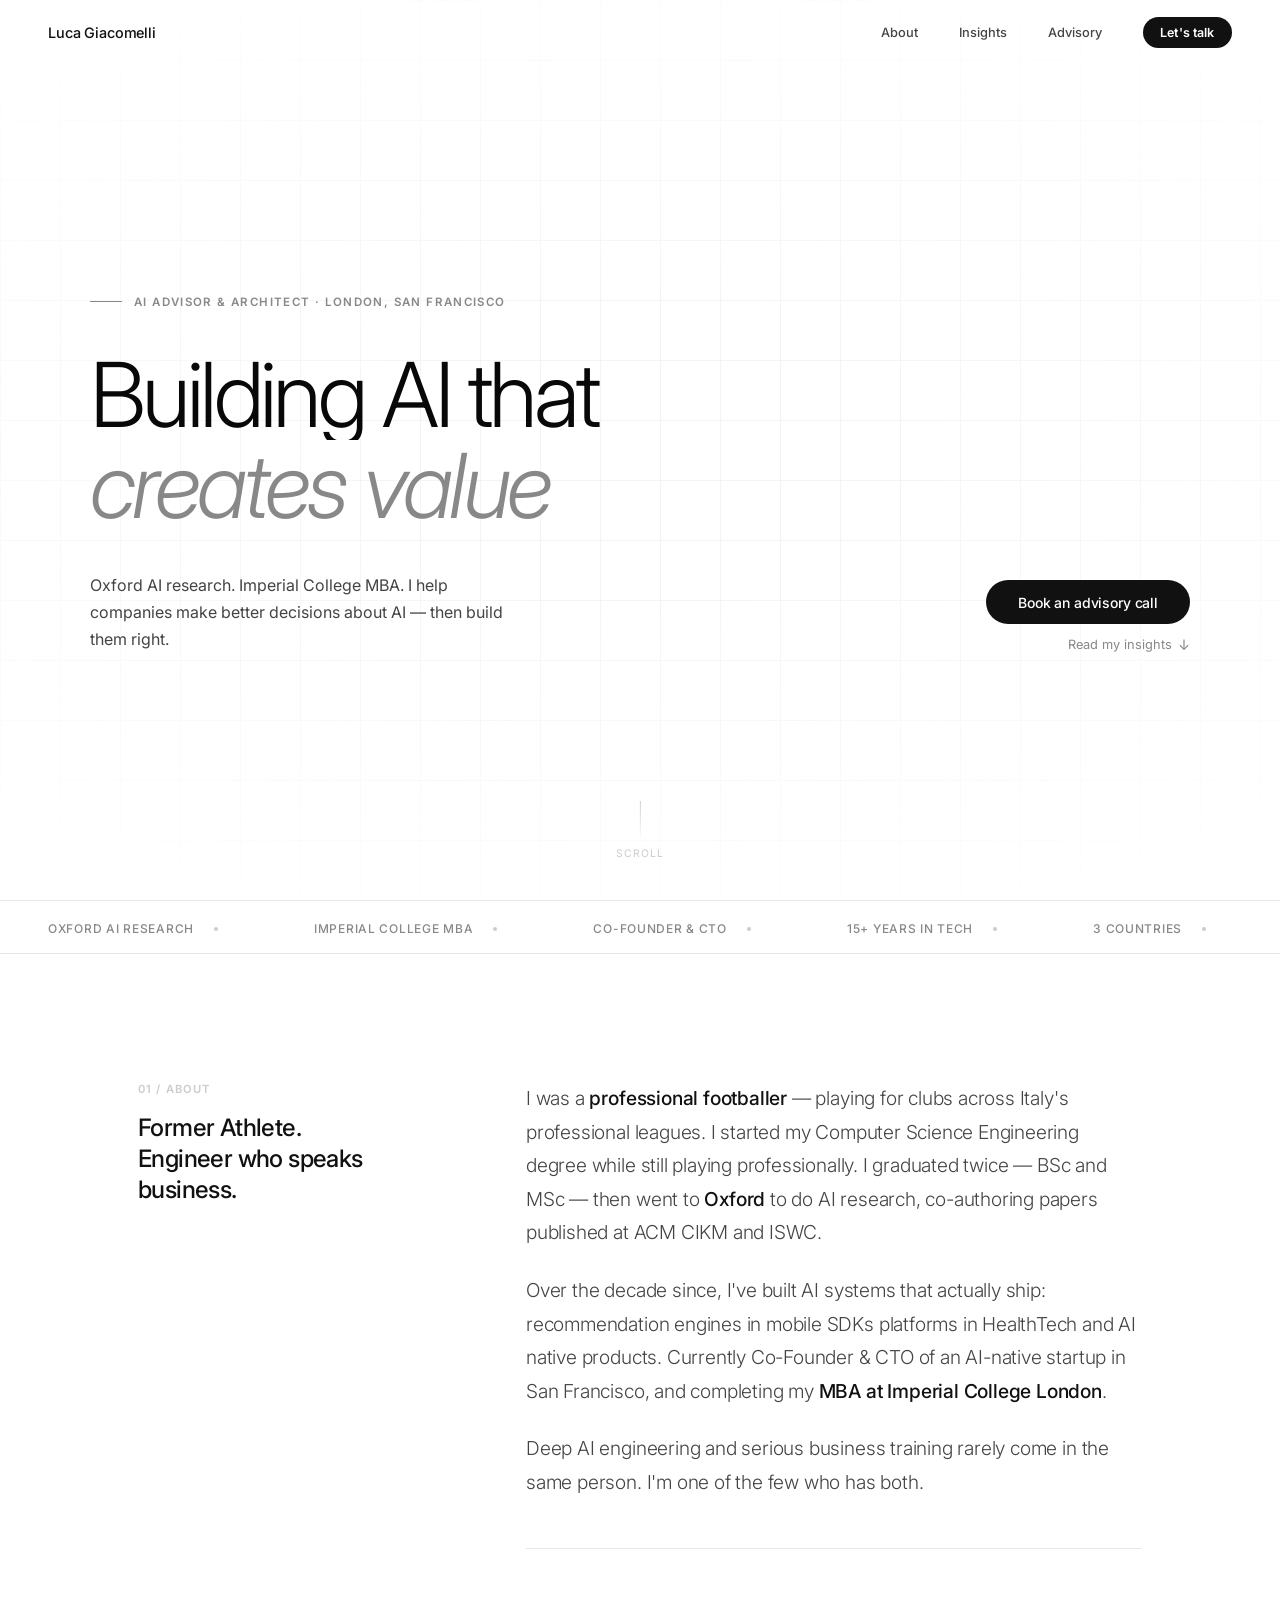
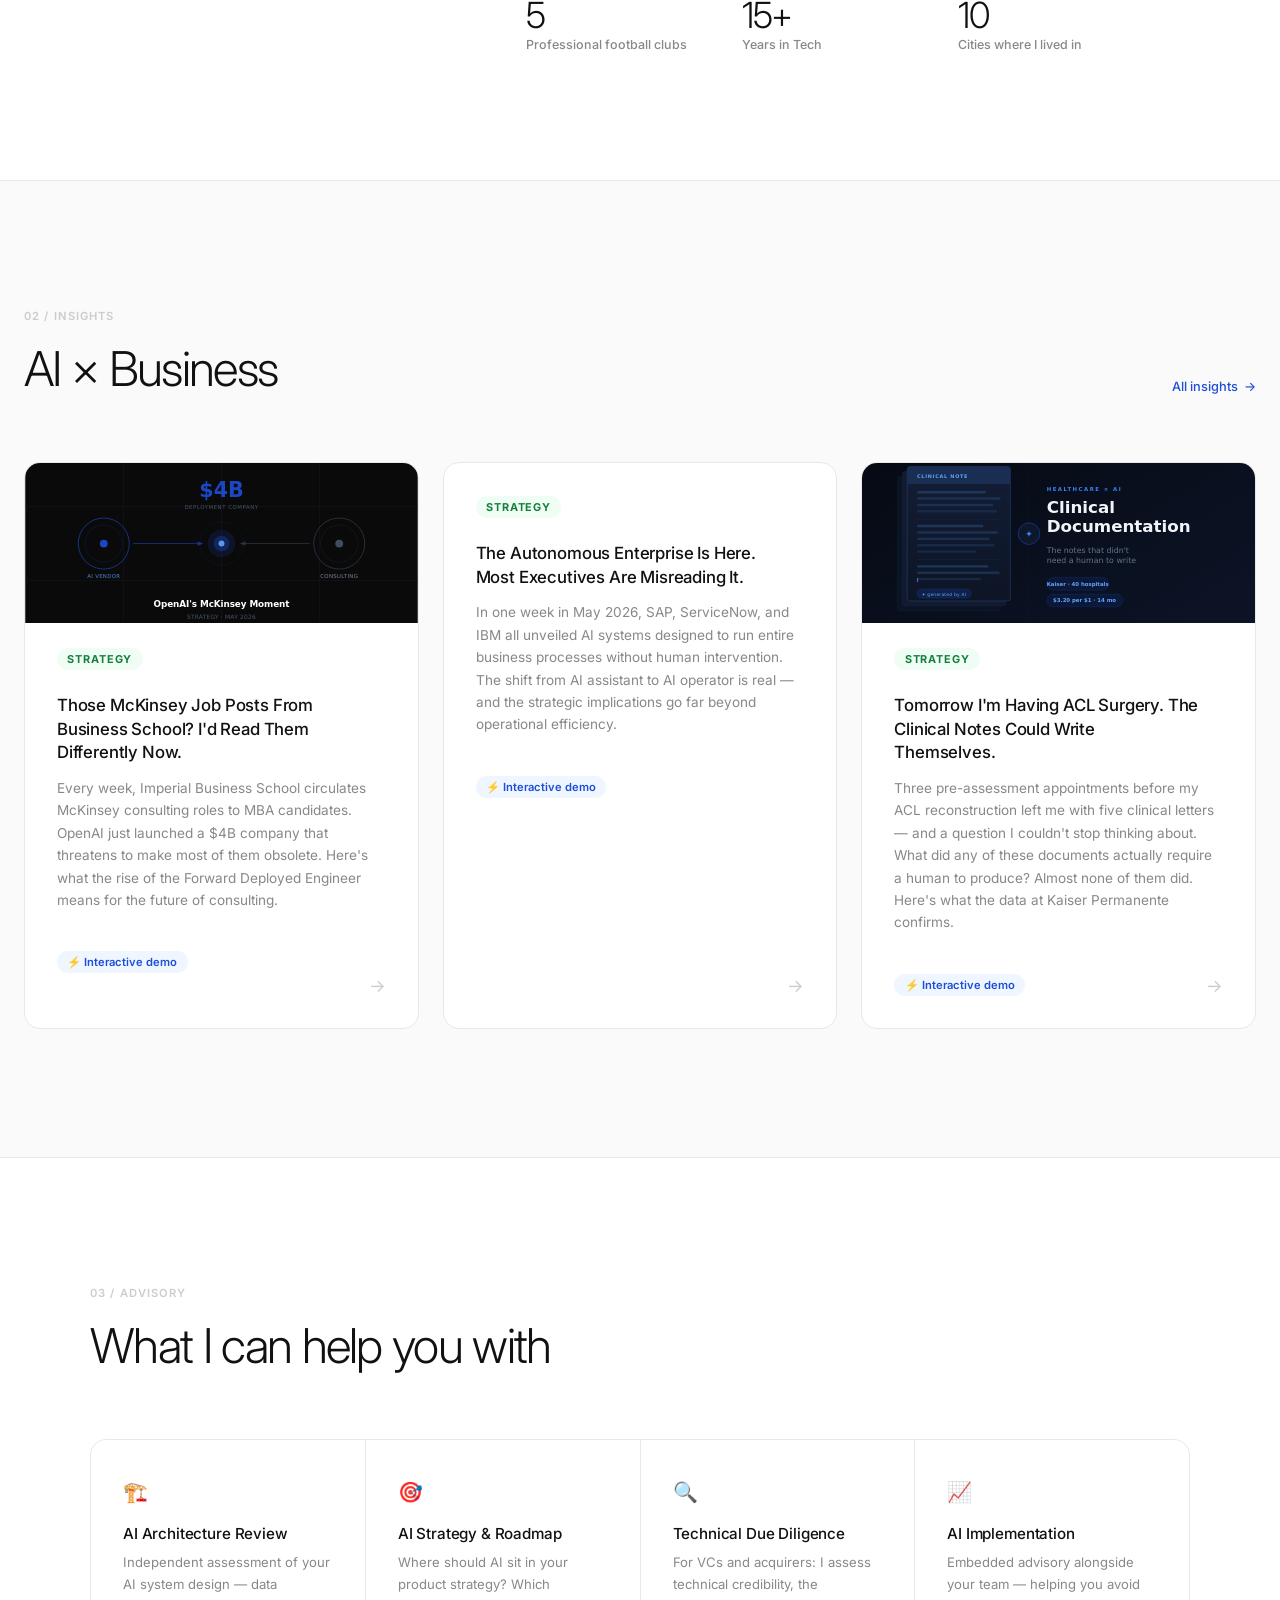
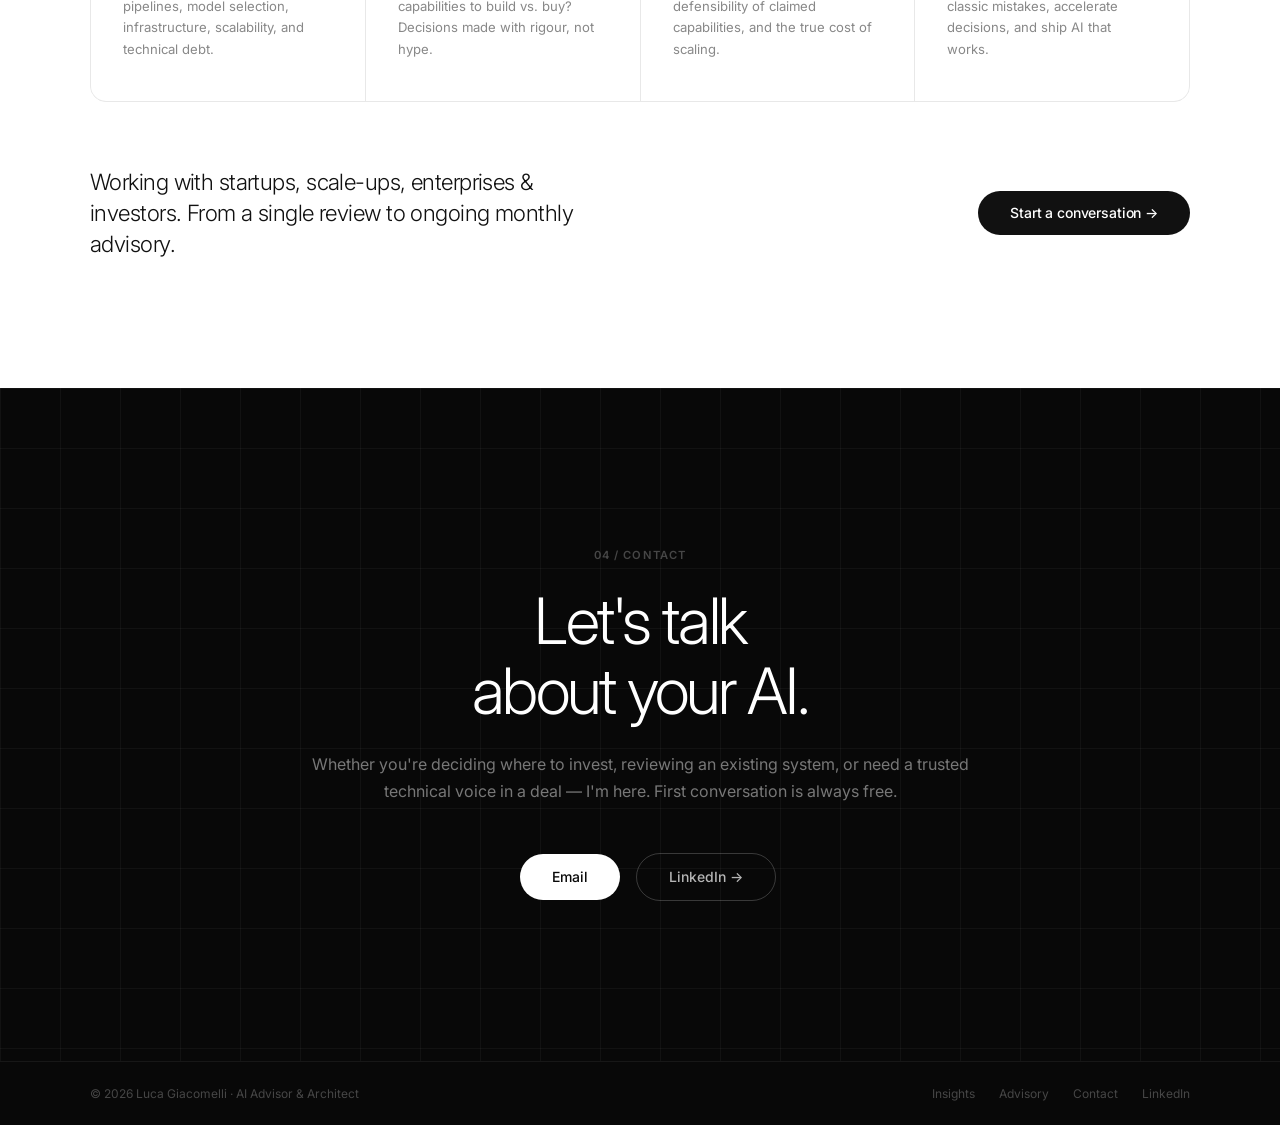
<file: index.html>
<!DOCTYPE html>
<html lang="en">
<head>
  <meta charset="UTF-8" />
  <meta name="viewport" content="width=device-width, initial-scale=1.0" />
  <title>Luca Giacomelli — AI Advisor & Architect</title>
  <meta name="description" content="AI Advisor & Architect. Oxford AI Research · Imperial College MBA. Helping startups and enterprises build AI that scales and delivers real business value." />
  <meta name="author" content="Luca Giacomelli" />
  <meta name="keywords" content="AI advisor, AI architect, AI strategy, machine learning consulting, enterprise AI, AI implementation, Oxford AI, London, San Francisco" />
  <meta name="robots" content="index, follow" />

  <!-- Canonical -->
  <link rel="canonical" href="https://lucagiacomelli.github.io/" />

  <!-- Open Graph -->
  <meta property="og:type" content="website" />
  <meta property="og:url" content="https://lucagiacomelli.github.io/" />
  <meta property="og:site_name" content="Luca Giacomelli" />
  <meta property="og:title" content="Luca Giacomelli — AI Advisor & Architect" />
  <meta property="og:description" content="AI Advisor & Architect. Oxford AI Research · Imperial College MBA. Helping startups and enterprises build AI that scales and delivers real business value." />
  <!-- <meta property="og:image" content="https://lucagiacomelli.github.io/og-image.jpg" /> -->

  <!-- Twitter Card -->
  <meta name="twitter:card" content="summary_large_image" />
  <meta name="twitter:title" content="Luca Giacomelli — AI Advisor & Architect" />
  <meta name="twitter:description" content="AI Advisor & Architect. Oxford AI Research · Imperial College MBA. Helping startups and enterprises build AI that scales and delivers real business value." />
  <!-- <meta name="twitter:image" content="https://lucagiacomelli.github.io/og-image.jpg" /> -->

  <!-- Fonts -->
  <link rel="preconnect" href="https://fonts.googleapis.com" />
  <link rel="preconnect" href="https://fonts.gstatic.com" crossorigin />
  <link href="https://fonts.googleapis.com/css2?family=Inter:ital,wght@0,300;0,400;0,500;0,600;1,300&display=swap" rel="stylesheet" />

  <!-- Styles -->
  <link rel="stylesheet" href="css/base.css" />
  <link rel="stylesheet" href="css/nav.css" />
  <link rel="stylesheet" href="css/hero.css" />
  <link rel="stylesheet" href="css/ticker.css" />
  <link rel="stylesheet" href="css/about.css" />
  <link rel="stylesheet" href="css/insights.css" />
  <link rel="stylesheet" href="css/advisory.css" />
  <link rel="stylesheet" href="css/contact.css" />
  <link href="https://calendar.google.com/calendar/scheduling-button-script.css" rel="stylesheet">
  <script src="https://calendar.google.com/calendar/scheduling-button-script.js" async></script>
  <script src="js/analytics.js"></script>
  <!-- Favicon -->
  <link rel="icon" type="image/svg+xml" href="favicon.svg" />
  <link rel="icon" type="image/x-icon" href="favicon.ico" />
  <link rel="apple-touch-icon" href="apple-touch-icon.png" />
</head>
<body>

  <!-- ─── NAV ──────────────────────────────── -->
  <nav id="main-nav">
    <a href="#" class="nav-logo">Luca Giacomelli</a>
    <div class="nav-right">
      <a href="#about">About</a>
      <a href="insights.html">Insights</a>
      <a href="#advisory">Advisory</a>
      <a href="#contact" class="nav-cta">Let's talk</a>
    </div>
  </nav>

  <!-- ─── HERO ─────────────────────────────── -->
  <section id="hero">
    <div class="hero-inner">

      <div class="hero-eyebrow">
        <div class="eyebrow-line"></div>
        <span class="eyebrow-text">AI Advisor &amp; Architect · London, San Francisco</span>
      </div>

      <h1 class="hero-headline">
        <span class="line"><span class="line-inner">Building AI that</span></span>
        <!-- <span class="line"><span class="line-inner"><em>actually works</em> -->
        <span class="line"><span class="line-inner"><em>creates value</em></span></span>
      </h1>

      <div class="hero-bottom">
        <p class="hero-sub">
          Oxford AI research. Imperial College MBA. I help companies make better
          decisions about AI — then build them right.
        </p>
        <div class="hero-actions">
          <a href="#contact" class="btn-primary">Book an advisory call</a>
          <a href="#insights" class="btn-ghost">Read my insights</a>
        </div>
      </div>

    </div>

    <div class="scroll-hint">
      <div class="scroll-line"></div>
      <span>Scroll</span>
    </div>
  </section>

  <!-- ─── TICKER ────────────────────────────── -->
  <div class="ticker-wrap">
    <div class="ticker-track">
      <span class="ticker-item">Oxford AI Research<span class="ticker-dot"></span></span>
      <span class="ticker-item">Imperial College MBA<span class="ticker-dot"></span></span>
      <span class="ticker-item">Co-Founder &amp; CTO<span class="ticker-dot"></span></span>
      <span class="ticker-item">15+ Years in Tech<span class="ticker-dot"></span></span>
      <span class="ticker-item">3 countries<span class="ticker-dot"></span></span>
      <span class="ticker-item">Seed, Series A to C<span class="ticker-dot"></span></span>
      <span class="ticker-item">AI Architecture<span class="ticker-dot"></span></span>
      <span class="ticker-item">AI Strategy<span class="ticker-dot"></span></span>
      <span class="ticker-item">Technical Due Diligence<span class="ticker-dot"></span></span>
      <!-- Duplicate for seamless infinite loop -->
      <span class="ticker-item">Oxford AI Research<span class="ticker-dot"></span></span>
      <span class="ticker-item">Imperial College MBA<span class="ticker-dot"></span></span>
      <span class="ticker-item">Co-Founder &amp; CTO<span class="ticker-dot"></span></span>
      <span class="ticker-item">15+ Years in Tech<span class="ticker-dot"></span></span>
      <span class="ticker-item">3 countries<span class="ticker-dot"></span></span>
      <span class="ticker-item">Seed, Series A to C<span class="ticker-dot"></span></span>
      <span class="ticker-item">AI Architecture<span class="ticker-dot"></span></span>
      <span class="ticker-item">AI Strategy<span class="ticker-dot"></span></span>
      <span class="ticker-item">Technical Due Diligence<span class="ticker-dot"></span></span>
    </div>
  </div>

  <!-- ─── ABOUT ─────────────────────────────── -->
  <section id="about">
    <div class="about-layout">

      <div class="about-left reveal">
        <div class="section-num">01 / About</div>
        <h2>Former Athlete.<br/>Engineer who speaks business.</h2>
      </div>

      <div class="about-right">
        <p class="reveal reveal-delay-1">
          I was a <strong>professional footballer</strong> —
          playing for clubs across Italy's professional leagues.
          I started my Computer Science Engineering degree while still playing professionally.
          I graduated twice — BSc and MSc — then went to
          <strong>Oxford</strong> to do AI research, co-authoring papers published at
          ACM CIKM and ISWC.
        </p>
        <p class="reveal reveal-delay-3">
          Over the decade since, I've built AI systems that actually ship: recommendation
          engines in mobile SDKs platforms in HealthTech and AI native products.
          Currently Co-Founder &amp; CTO of an AI-native startup in San Francisco, and completing my <strong>MBA at Imperial College London</strong>.
        </p>
        <p class="reveal reveal-delay-4">
          Deep AI engineering and serious business training rarely come in the same person.
          I'm one of the few who has both.
        </p>
        <div class="about-stats reveal reveal-delay-4">
          <div class="stat-item">
            <div class="num">5</div>
            <div class="label">Professional football clubs</div>
          </div>
          <div class="stat-item">
            <div class="num">15+</div>
            <div class="label">Years in Tech</div>
          </div>
          <div class="stat-item">
            <div class="num">10</div>
            <div class="label">Cities where I lived in</div>
          </div>
        </div>
      </div>

    </div>
  </section>

  <!-- ─── INSIGHTS ──────────────────────────── -->
  <section id="insights">
    <div class="insights-inner">

      <div class="section-header reveal">
        <div>
          <div class="section-num">02 / Insights</div>
          <h2>AI × Business</h2>
        </div>
        <a href="insights.html" class="view-all">All insights &nbsp;→</a>
      </div>

      <div class="insights-grid" id="homepage-insights-grid"></div>
    </div>
  </section>

  <!-- ─── ADVISORY ──────────────────────────── -->
  <section id="advisory">
    <div class="advisory-inner">

      <div class="section-header reveal">
        <div>
          <div class="section-num">03 / Advisory</div>
          <h2>What I can help you with</h2>
        </div>
      </div>

      <div class="advisory-grid reveal">
        <div class="advisory-cell">
          <div class="advisory-cell-icon">🏗️</div>
          <h3>AI Architecture Review</h3>
          <p>Independent assessment of your AI system design — data pipelines, model selection, infrastructure, scalability, and technical debt.</p>
        </div>
        <div class="advisory-cell">
          <div class="advisory-cell-icon">🎯</div>
          <h3>AI Strategy &amp; Roadmap</h3>
          <p>Where should AI sit in your product strategy? Which capabilities to build vs. buy? Decisions made with rigour, not hype.</p>
        </div>
        <div class="advisory-cell">
          <div class="advisory-cell-icon">🔍</div>
          <h3>Technical Due Diligence</h3>
          <p>For VCs and acquirers: I assess technical credibility, the defensibility of claimed capabilities, and the true cost of scaling.</p>
        </div>
        <div class="advisory-cell">
          <div class="advisory-cell-icon">📈</div>
          <h3>AI Implementation</h3>
          <p>Embedded advisory alongside your team — helping you avoid classic mistakes, accelerate decisions, and ship AI that works.</p>
        </div>
      </div>

      <div class="advisory-cta reveal">
        <p>Working with startups, scale-ups, enterprises &amp; investors. From a single review to ongoing monthly advisory.</p>
        <a href="#contact" class="btn-primary">Start a conversation →</a>
      </div>

    </div>
  </section>

  <!-- ─── CONTACT ───────────────────────────── -->
  <section id="contact">
    <div class="contact-inner">
      <div class="section-num reveal">04 / Contact</div>
      <h2 class="reveal">Let's talk<br/>about your AI.</h2>
      <p class="reveal">
        Whether you're deciding where to invest, reviewing an existing system,
        or need a trusted technical voice in a deal — I'm here.
        First conversation is always free.
      </p>
      <div class="contact-links reveal">
        <div class="booking-widget">
          <script>
          (function() {
            var target = document.currentScript;
            window.addEventListener('load', function() {
              if (window.calendar && window.calendar.schedulingButton) {
                calendar.schedulingButton.load({
                  url: 'https://calendar.google.com/calendar/appointments/schedules/AcZssZ0YNSiEhlUzyiGacWSWBpfe8Ve-80oirMF07JTh7c4357asWGfCZsGJIvUtcJgxiU7_2zcKco16?gv=true',
                  color: '#039BE5',
                  label: 'Book time with me',
                  target,
                });
              }
            });
          })();
          </script>
        </div>
        <a href="mailto:lucagiacomelli1604@gmail.com?subject=AI%20Advisory%20Enquiry&body=Hi%20Luca%2C%0A%0AI%27d%20like%20to%20explore%20working%20with%20you%20on%20the%20following%3A%0A%0AChallenge%20%2F%20opportunity%3A%0A%0AAbout%20my%20company%3A%0A%0AWhat%20I%27m%20hoping%20to%20achieve%3A%0A%0ABest%20time%20to%20connect%3A%0A%0ALooking%20forward%20to%20hearing%20from%20you." class="btn-white">Email</a>
        <a href="https://www.linkedin.com/in/luca-giacomelli-20052a136/" target="_blank" rel="noopener" class="btn-outline-white">LinkedIn →</a>
      </div>
    </div>
  </section>

  <!-- ─── FOOTER ────────────────────────────── -->
  <footer>
    <div class="footer-inner">
      <p>© 2026 Luca Giacomelli · AI Advisor &amp; Architect</p>
      <div class="footer-links">
        <a href="insights.html">Insights</a>
        <a href="#advisory">Advisory</a>
        <a href="mailto:lucagiacomelli1604@gmail.com?subject=AI%20Advisory%20Enquiry&body=Hi%20Luca%2C%0A%0AI%27d%20like%20to%20explore%20working%20with%20you%20on%20the%20following%3A%0A%0AChallenge%20%2F%20opportunity%3A%0A%0AAbout%20my%20company%3A%0A%0AWhat%20I%27m%20hoping%20to%20achieve%3A%0A%0ABest%20time%20to%20connect%3A%0A%0ALooking%20forward%20to%20hearing%20from%20you.">Contact</a>
        <a href="https://www.linkedin.com/in/luca-giacomelli-20052a136/" target="_blank">LinkedIn</a>
      </div>
    </div>
  </footer>

  <!-- Scripts -->
  <script src="data/insights.js"></script>
  <script src="js/subscription.js"></script>
  <script src="js/render-insights.js"></script>
  <script src="js/main.js"></script>
  <script>renderHomepageInsights('#homepage-insights-grid');</script>

  <!-- Structured Data -->
  <script type="application/ld+json">
  {
    "@context": "https://schema.org",
    "@graph": [
      {
        "@type": "Person",
        "@id": "https://lucagiacomelli.github.io/#person",
        "name": "Luca Giacomelli",
        "jobTitle": "AI Advisor & Architect",
        "description": "Independent AI advisor and architect with Oxford AI research experience and an Imperial College MBA. Helping startups, scale-ups, enterprises, and investors build AI that scales and delivers real business value.",
        "url": "https://lucagiacomelli.github.io/",
        "email": "lucagiacomelli1604@gmail.com",
        "sameAs": [
          "https://www.linkedin.com/in/luca-giacomelli-20052a136/"
        ],
        "alumniOf": [
          {
            "@type": "CollegeOrUniversity",
            "name": "University of Oxford"
          },
          {
            "@type": "CollegeOrUniversity",
            "name": "Imperial College London"
          }
        ],
        "knowsAbout": [
          "Artificial Intelligence",
          "Machine Learning",
          "AI Architecture",
          "AI Strategy",
          "Large Language Models",
          "Enterprise AI",
          "Technical Due Diligence",
          "AI Implementation"
        ]
      },
      {
        "@type": "ProfessionalService",
        "@id": "https://lucagiacomelli.github.io/#service",
        "name": "Luca Giacomelli AI Advisory",
        "description": "Independent AI advisory services for startups, scale-ups, enterprises, and investors. Services include AI architecture review, AI strategy and roadmap, technical due diligence, and AI implementation advisory.",
        "url": "https://lucagiacomelli.github.io/",
        "provider": {
          "@id": "https://lucagiacomelli.github.io/#person"
        },
        "areaServed": ["London", "San Francisco", "Global"],
        "serviceType": [
          "AI Architecture Review",
          "AI Strategy & Roadmap",
          "Technical Due Diligence",
          "AI Implementation Advisory"
        ]
      },
      {
        "@type": "WebSite",
        "@id": "https://lucagiacomelli.github.io/#website",
        "url": "https://lucagiacomelli.github.io/",
        "name": "Luca Giacomelli",
        "description": "AI Advisor & Architect. Oxford AI Research · Imperial College MBA.",
        "publisher": {
          "@id": "https://lucagiacomelli.github.io/#person"
        }
      }
    ]
  }
  </script>

</body>
</html>
</file>
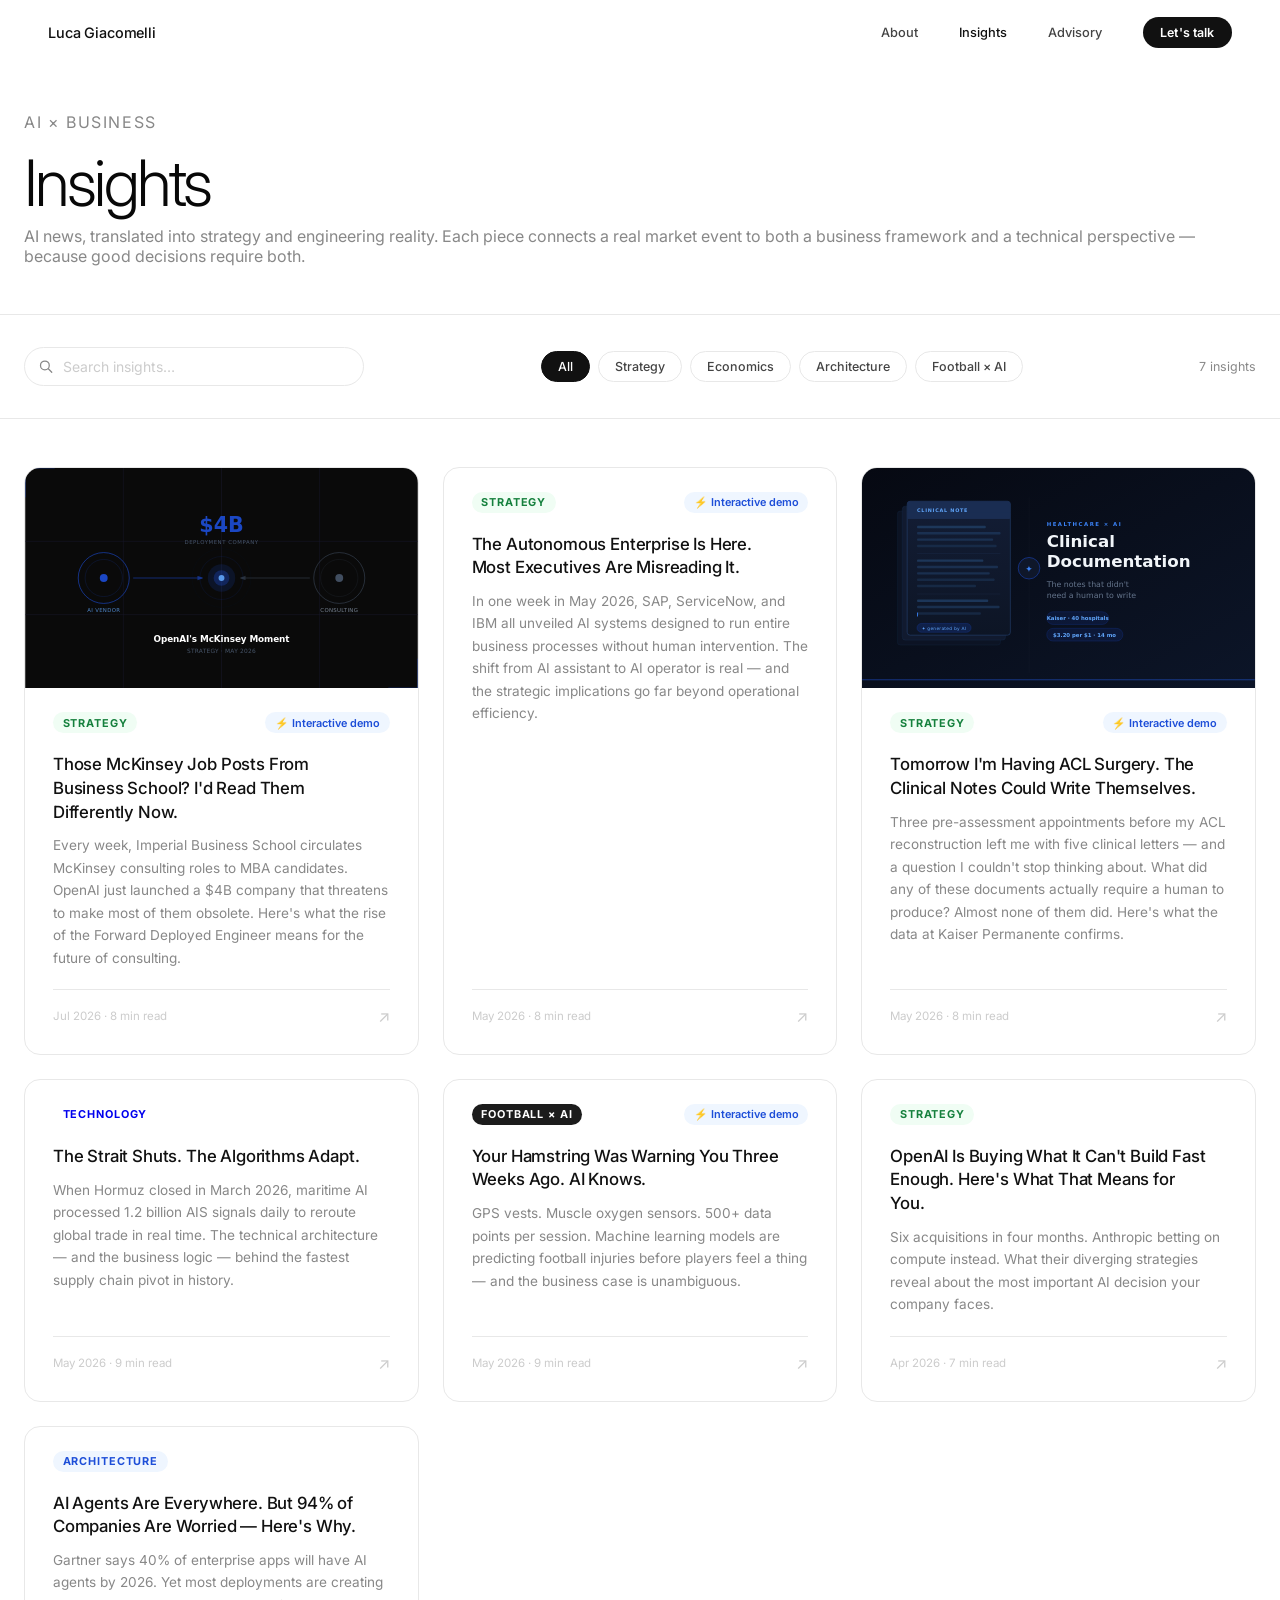
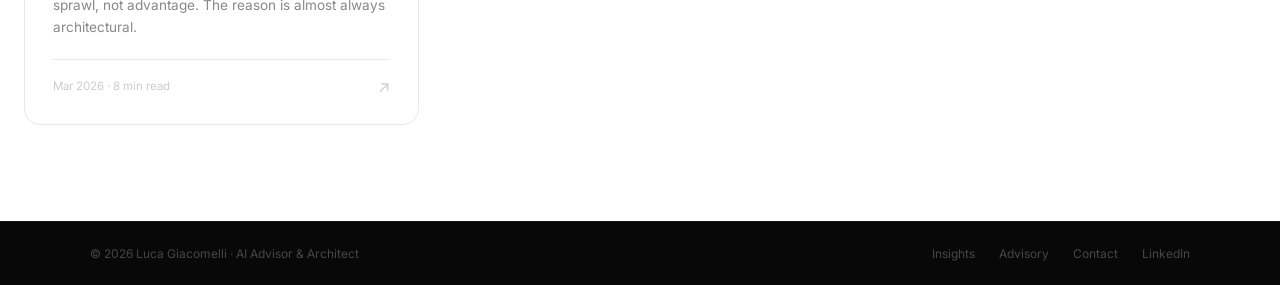
<file: insights.html>
<!DOCTYPE html>
<html lang="en">
<head>
  <meta charset="UTF-8" />
  <meta name="viewport" content="width=device-width, initial-scale=1.0" />
  <title>Insights — AI × Business | Luca Giacomelli</title>
  <meta name="description" content="AI and business strategy insights from Luca Giacomelli — AI Advisor & Architect. Connecting AI news to MBA frameworks." />
  <meta name="author" content="Luca Giacomelli" />
  <meta name="keywords" content="AI insights, AI strategy, AI business, LLM economics, AI architecture, enterprise AI, AI advisor, machine learning, Oxford AI" />
  <meta name="robots" content="index, follow" />

  <!-- Canonical -->
  <link rel="canonical" href="https://lucagiacomelli.github.io/insights.html" />

  <!-- Open Graph -->
  <meta property="og:type" content="website" />
  <meta property="og:url" content="https://lucagiacomelli.github.io/insights.html" />
  <meta property="og:site_name" content="Luca Giacomelli" />
  <meta property="og:title" content="Insights — AI × Business | Luca Giacomelli" />
  <meta property="og:description" content="AI and business strategy insights from Luca Giacomelli — AI Advisor & Architect. Connecting AI news to MBA frameworks." />
  <!-- <meta property="og:image" content="https://lucagiacomelli.github.io/og-image.jpg" /> -->

  <!-- Twitter Card -->
  <meta name="twitter:card" content="summary_large_image" />
  <meta name="twitter:title" content="Insights — AI × Business | Luca Giacomelli" />
  <meta name="twitter:description" content="AI and business strategy insights from Luca Giacomelli — AI Advisor & Architect. Connecting AI news to MBA frameworks." />
  <!-- <meta name="twitter:image" content="https://lucagiacomelli.github.io/og-image.jpg" /> -->

  <link rel="preconnect" href="https://fonts.googleapis.com" />
  <link rel="preconnect" href="https://fonts.gstatic.com" crossorigin />
  <link href="https://fonts.googleapis.com/css2?family=Inter:ital,wght@0,300;0,400;0,500;0,600;1,300&display=swap" rel="stylesheet" />
  <link rel="stylesheet" href="css/base.css" />
  <link rel="stylesheet" href="css/nav.css" />
  <link rel="stylesheet" href="css/insights-page.css" />
  <script src="js/analytics.js"></script>
  <!-- Favicon -->
  <link rel="icon" type="image/svg+xml" href="favicon.svg" />
  <link rel="icon" type="image/x-icon" href="favicon.ico" />
  <link rel="apple-touch-icon" href="apple-touch-icon.png" />
</head>
<body>

  <!-- NAV -->
  <nav id="main-nav" class="scrolled">
    <a href="index.html" class="nav-logo">Luca Giacomelli</a>
    <div class="nav-right" style="opacity:1;">
      <a href="index.html#about">About</a>
      <a href="insights.html" style="color:var(--ink);">Insights</a>
      <a href="index.html#advisory">Advisory</a>
      <a href="index.html#contact" class="nav-cta">Let's talk</a>
    </div>
  </nav>

  <!-- PAGE HEADER -->
  <div class="insights-page-header">
    <p class="section-num">AI × Business</p>
    <h1>Insights</h1>
    <p>AI news, translated into strategy and engineering reality. Each piece connects a real market event to both a business framework and a technical perspective — because good decisions require both.</p>
  </div>

  <!-- CONTROLS -->
  <div class="insights-controls">
    <div class="search-wrap">
      <svg viewBox="0 0 24 24"><circle cx="11" cy="11" r="7"/><line x1="16.5" y1="16.5" x2="22" y2="22"/></svg>
      <input
        type="text"
        class="search-input"
        id="search-input"
        placeholder="Search insights…"
        autocomplete="off"
      />
    </div>
    <div class="filter-pills" id="filter-pills">
      <button class="filter-pill active" data-tag="all">All</button>
      <button class="filter-pill" data-tag="strategy">Strategy</button>
      <button class="filter-pill" data-tag="economics">Economics</button>
      <button class="filter-pill" data-tag="architecture">Architecture</button>
      <button class="filter-pill" data-tag="football">Football × AI</button>
    </div>
    <span class="results-count" id="results-count">3 insights</span>
  </div>

  <!-- GRID -->
  <div class="insights-list">
    <div class="insights-list-grid" id="insights-grid"></div>
  </div>

  <!-- FOOTER -->
  <footer style="background:var(--black);border-top:1px solid rgba(255,255,255,0.06);padding:1.5rem 3rem;">
    <div style="max-width:1100px;margin:0 auto;display:flex;justify-content:space-between;align-items:center;flex-wrap:wrap;gap:1rem;">
      <p style="font-size:0.75rem;color:rgba(255,255,255,0.25);">© 2026 Luca Giacomelli · AI Advisor &amp; Architect</p>
      <div style="display:flex;gap:1.5rem;">
        <a href="insights.html" style="font-size:0.75rem;color:rgba(255,255,255,0.25);text-decoration:none;">Insights</a>
        <a href="index.html#advisory" style="font-size:0.75rem;color:rgba(255,255,255,0.25);text-decoration:none;">Advisory</a>
        <a href="index.html#contact" style="font-size:0.75rem;color:rgba(255,255,255,0.25);text-decoration:none;">Contact</a>
        <a href="https://www.linkedin.com/in/luca-giacomelli-20052a136/" target="_blank" style="font-size:0.75rem;color:rgba(255,255,255,0.25);text-decoration:none;">LinkedIn</a>
      </div>
    </div>
  </footer>

  <script src="data/insights.js"></script>
  <script src="js/subscription.js"></script>
  <script src="js/render-insights.js"></script>
  <script>
    renderInsightsPage('#insights-grid', '#results-count');
    initMiniDemos();

    /* ── NAV SCROLL ── */
    const nav = document.getElementById('main-nav');
    window.addEventListener('scroll', () => {
      nav.classList.toggle('scrolled', window.scrollY > 10);
    }, { passive: true });
  </script>

</body>
</html>
</file>
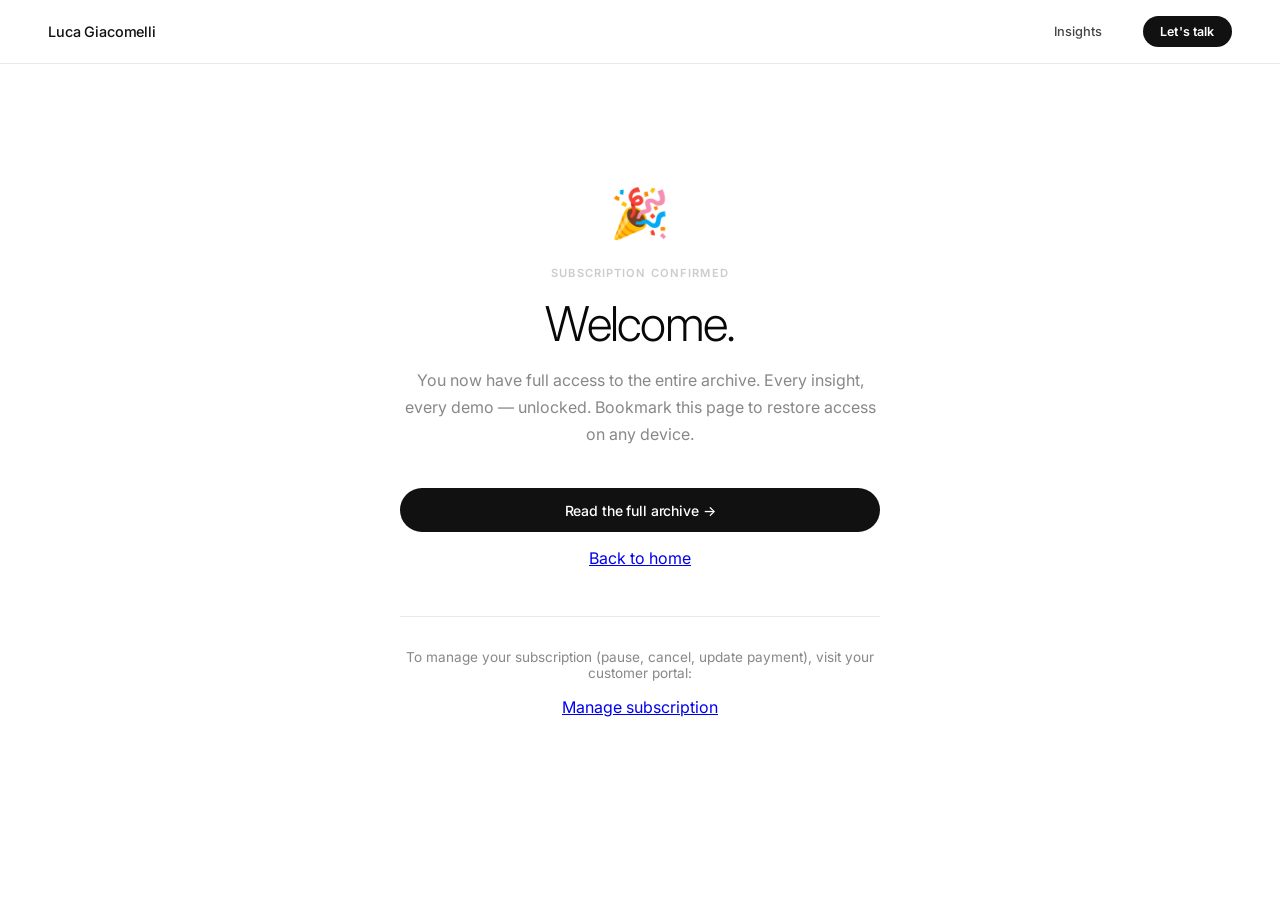
<file: subscribe-success.html>
<!DOCTYPE html>
<html lang="en">
<head>
  <meta charset="UTF-8" />
  <meta name="viewport" content="width=device-width, initial-scale=1.0" />
  <title>Welcome — AI × Business Insights | Luca Giacomelli</title>
  <link rel="preconnect" href="https://fonts.googleapis.com" />
  <link rel="preconnect" href="https://fonts.gstatic.com" crossorigin />
  <link href="https://fonts.googleapis.com/css2?family=Inter:ital,wght@0,300;0,400;0,500;0,600;1,300&display=swap" rel="stylesheet" />
  <link rel="stylesheet" href="css/base.css" />
  <link rel="stylesheet" href="css/nav.css" />
  <link rel="stylesheet" href="css/paywall.css" />
  <script src="js/analytics.js"></script>
  <!-- Favicon -->
  <link rel="icon" type="image/svg+xml" href="favicon.svg" />
  <link rel="icon" type="image/x-icon" href="favicon.ico" />
  <link rel="apple-touch-icon" href="apple-touch-icon.png" />
</head>
<body>

  <nav id="main-nav" class="scrolled">
    <a href="index.html" class="nav-logo">Luca Giacomelli</a>
    <div class="nav-right" style="opacity:1;">
      <a href="insights.html">Insights</a>
      <a href="index.html#contact" class="nav-cta">Let's talk</a>
    </div>
  </nav>

  <div class="subscribe-hero">
    <div class="subscribe-card" style="text-align:center;">

      <div style="font-size:3rem;margin-bottom:1.5rem;">🎉</div>
      <p class="section-num">Subscription confirmed</p>
      <h1>Welcome.</h1>
      <p class="deck">
        You now have full access to the entire archive.
        Every insight, every demo — unlocked.
        Bookmark this page to restore access on any device.
      </p>

      <a href="insights.html" class="btn-primary" style="display:block;text-align:center;margin-bottom:1rem;">
        Read the full archive →
      </a>
      <a href="index.html" class="btn-secondary" style="display:inline-block;">
        Back to home
      </a>

      <div class="restore-section">
        <p>
          To manage your subscription (pause, cancel, update payment),
          visit your customer portal:
        </p>
        <a id="portal-link" href="#" class="btn-secondary" style="display:inline-block;">
          Manage subscription
        </a>
      </div>

    </div>
  </div>

  <script src="data/insights.js"></script>
  <script src="js/subscription.js"></script>
  <script>
    // Grant access and store in localStorage
    setSubscribed();

    // Wire portal link
    document.getElementById('portal-link').href = getPortalUrl();
  </script>
</body>
</html>
</file>
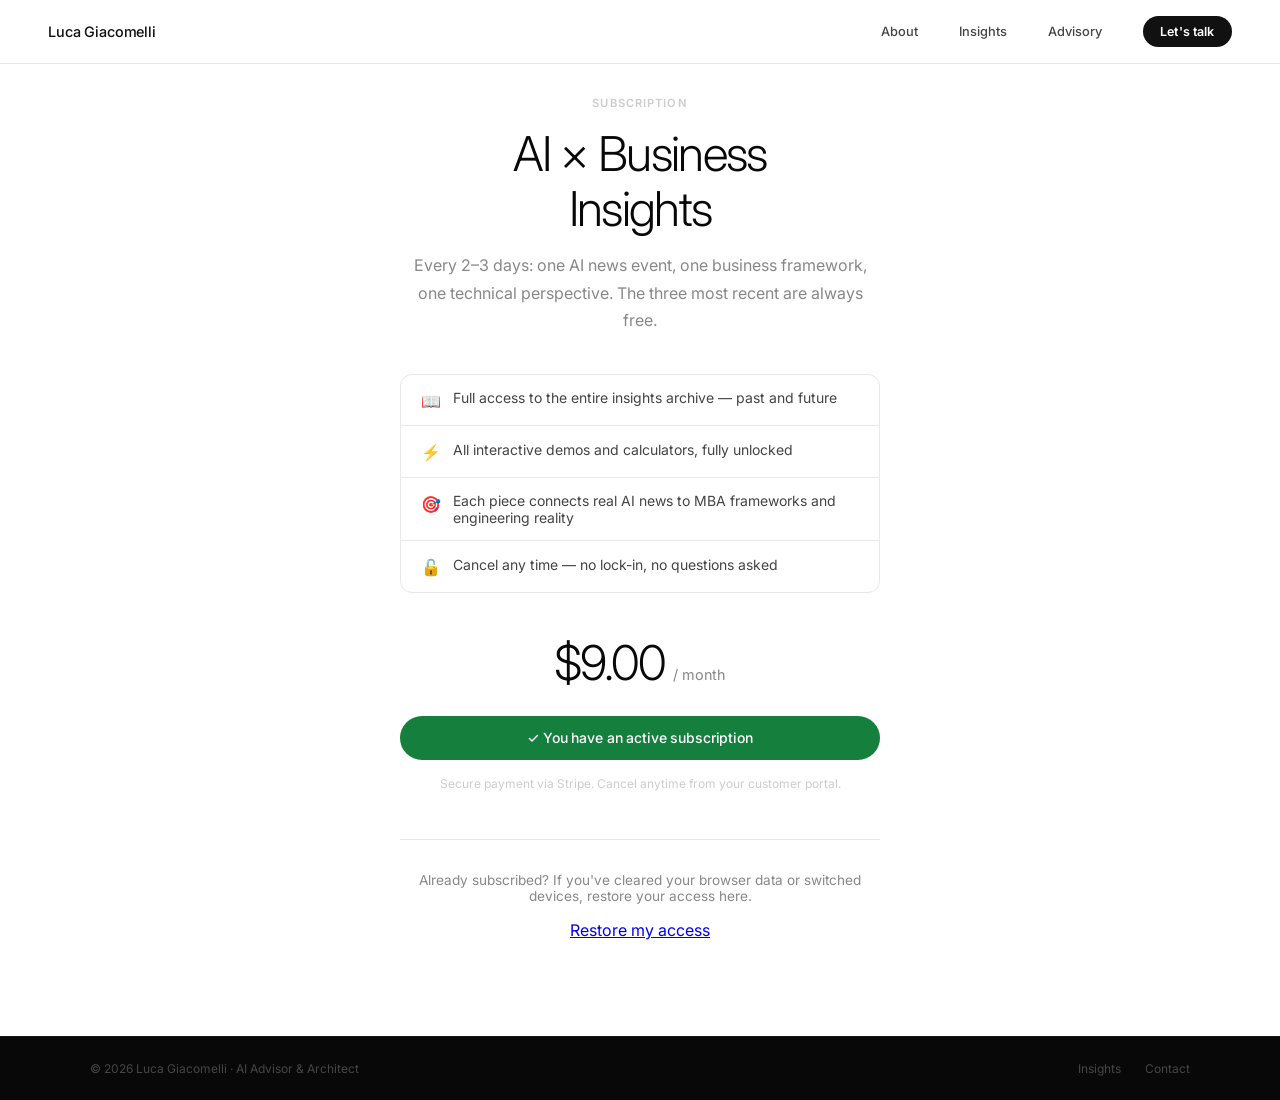
<file: subscribe.html>
<!DOCTYPE html>
<html lang="en">
<head>
  <meta charset="UTF-8" />
  <meta name="viewport" content="width=device-width, initial-scale=1.0" />
  <title>Subscribe — AI × Business Insights | Luca Giacomelli</title>
  <link rel="preconnect" href="https://fonts.googleapis.com" />
  <link rel="preconnect" href="https://fonts.gstatic.com" crossorigin />
  <link href="https://fonts.googleapis.com/css2?family=Inter:ital,wght@0,300;0,400;0,500;0,600;1,300&display=swap" rel="stylesheet" />
  <link rel="stylesheet" href="css/base.css" />
  <link rel="stylesheet" href="css/nav.css" />
  <link rel="stylesheet" href="css/paywall.css" />
  <script src="js/analytics.js"></script>
  <!-- Favicon -->
  <link rel="icon" type="image/svg+xml" href="favicon.svg" />
  <link rel="icon" type="image/x-icon" href="favicon.ico" />
  <link rel="apple-touch-icon" href="apple-touch-icon.png" />
</head>
<body>

  <!-- NAV -->
  <nav id="main-nav" class="scrolled">
    <a href="index.html" class="nav-logo">Luca Giacomelli</a>
    <div class="nav-right" style="opacity:1;">
      <a href="index.html#about">About</a>
      <a href="insights.html">Insights</a>
      <a href="index.html#advisory">Advisory</a>
      <a href="index.html#contact" class="nav-cta">Let's talk</a>
    </div>
  </nav>

  <div class="subscribe-hero">
    <div class="subscribe-card">

      <p class="section-num">Subscription</p>
      <h1>AI × Business<br/>Insights</h1>
      <p class="deck">
        Every 2–3 days: one AI news event, one business framework,
        one technical perspective. The three most recent are always free.
      </p>

      <ul class="subscribe-perks">
        <li>
          <span class="perk-icon">📖</span>
          <span>Full access to the entire insights archive — past and future</span>
        </li>
        <li>
          <span class="perk-icon">⚡</span>
          <span>All interactive demos and calculators, fully unlocked</span>
        </li>
        <li>
          <span class="perk-icon">🎯</span>
          <span>Each piece connects real AI news to MBA frameworks and engineering reality</span>
        </li>
        <li>
          <span class="perk-icon">🔓</span>
          <span>Cancel any time — no lock-in, no questions asked</span>
        </li>
      </ul>

      <div class="subscribe-price-row">
        <span class="big-price" id="price-display">$19</span>
        <span class="price-period">/ month</span>
      </div>

      <a href="#" id="subscribe-btn" class="btn-primary" style="display:block;text-align:center;margin-bottom:0.75rem;">
        Subscribe with Stripe →
      </a>
      <p class="subscribe-note">
        Secure payment via Stripe. Cancel anytime from your customer portal.
      </p>

      <!-- Restore access section -->
      <div class="restore-section" id="restore">
        <p>Already subscribed? If you've cleared your browser data or switched devices, restore your access here.</p>
        <a href="#" id="restore-btn" class="btn-secondary" style="display:inline-block;">
          Restore my access
        </a>
      </div>

    </div>
  </div>

  <!-- FOOTER -->
  <footer style="background:var(--black);border-top:1px solid rgba(255,255,255,0.06);padding:1.5rem 3rem;">
    <div style="max-width:1100px;margin:0 auto;display:flex;justify-content:space-between;align-items:center;flex-wrap:wrap;gap:1rem;">
      <p style="font-size:0.75rem;color:rgba(255,255,255,0.25);">© 2026 Luca Giacomelli · AI Advisor &amp; Architect</p>
      <div style="display:flex;gap:1.5rem;">
        <a href="insights.html" style="font-size:0.75rem;color:rgba(255,255,255,0.25);text-decoration:none;">Insights</a>
        <a href="index.html#contact" style="font-size:0.75rem;color:rgba(255,255,255,0.25);text-decoration:none;">Contact</a>
      </div>
    </div>
  </footer>

  <script src="data/insights.js"></script>
  <script src="js/subscription.js"></script>
  <script>
    // Wire up subscribe button
    const subscribeBtn = document.getElementById('subscribe-btn');
    subscribeBtn.href = getSubscribeUrl();
    document.getElementById('price-display').textContent =
      SUBSCRIPTION_PRICE.split(' ')[0];

    // If already subscribed, show status
    if (isSubscribed()) {
      subscribeBtn.textContent = '✓ You have an active subscription';
      subscribeBtn.style.background = '#15803D';
      subscribeBtn.href = 'insights.html';
    }

    // Restore access: redirects to Stripe customer portal
    document.getElementById('restore-btn').href = getPortalUrl();
  </script>
</body>
</html>
</file>
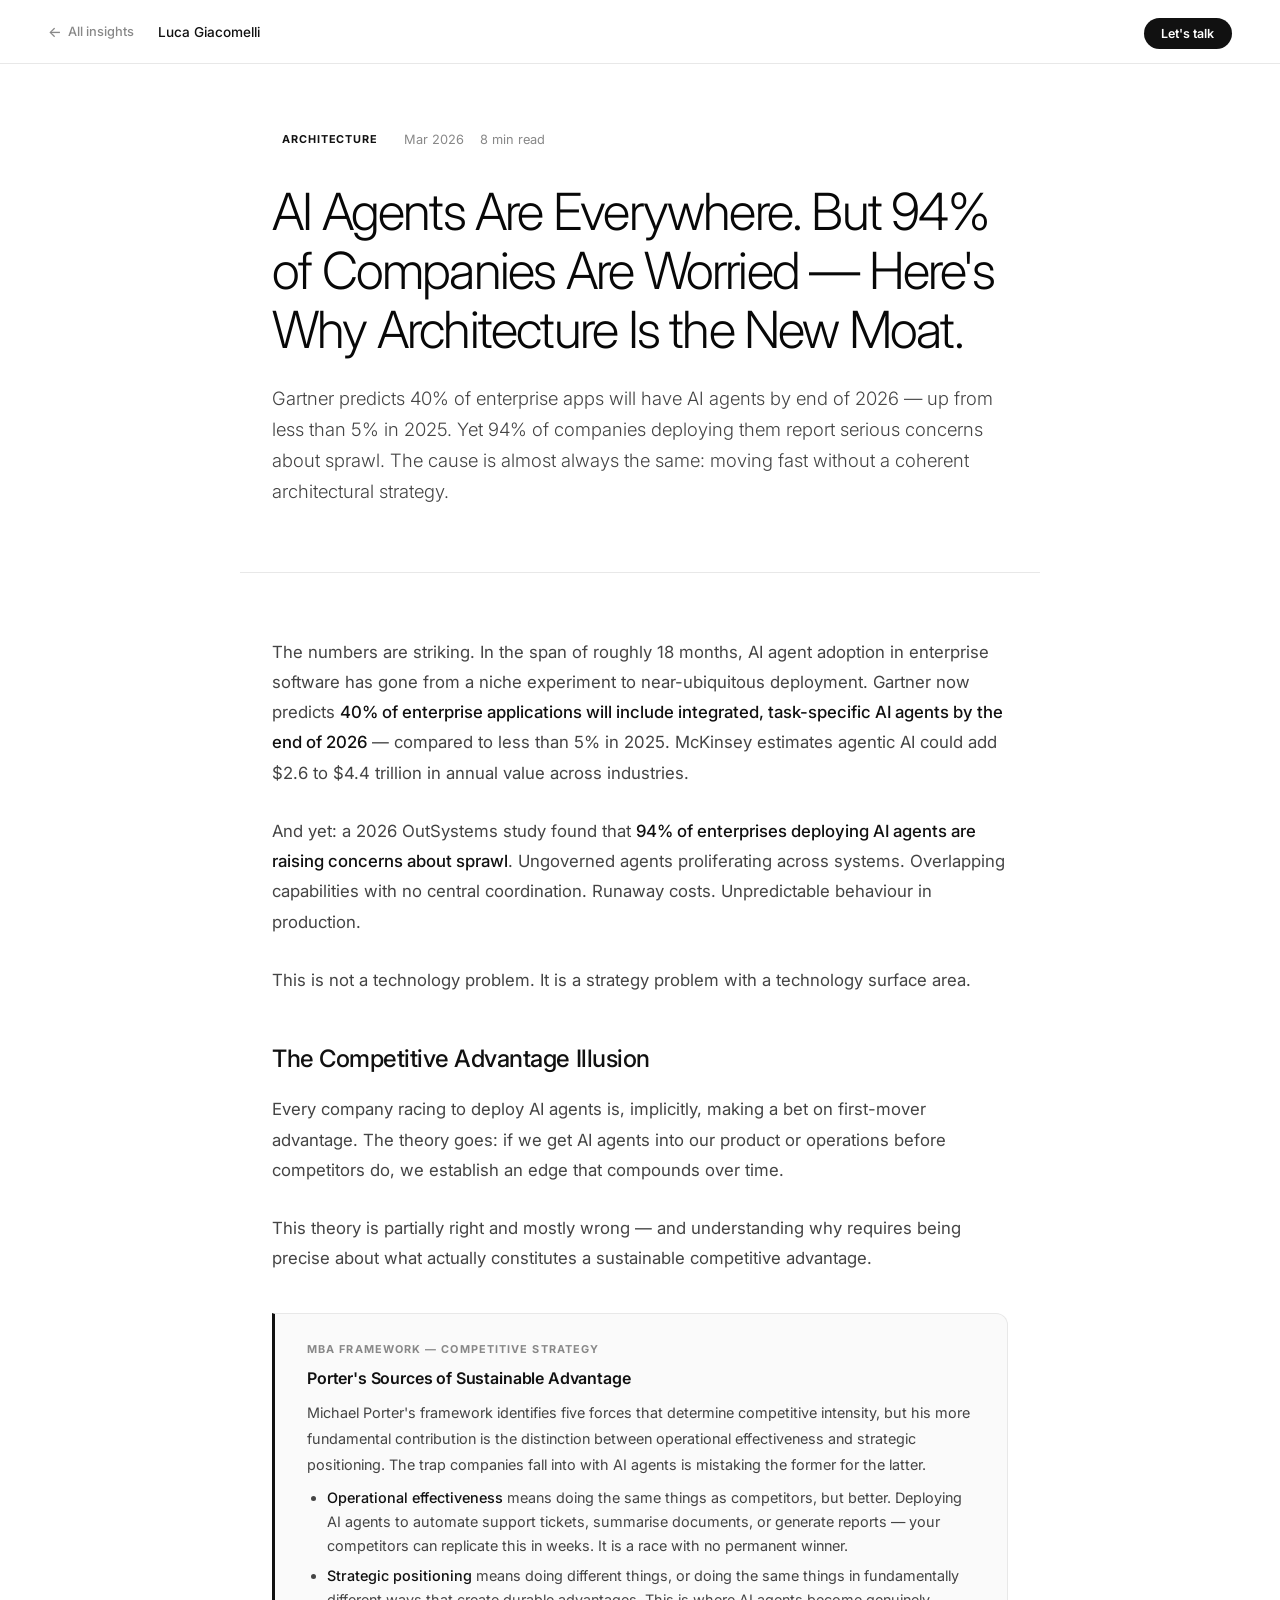
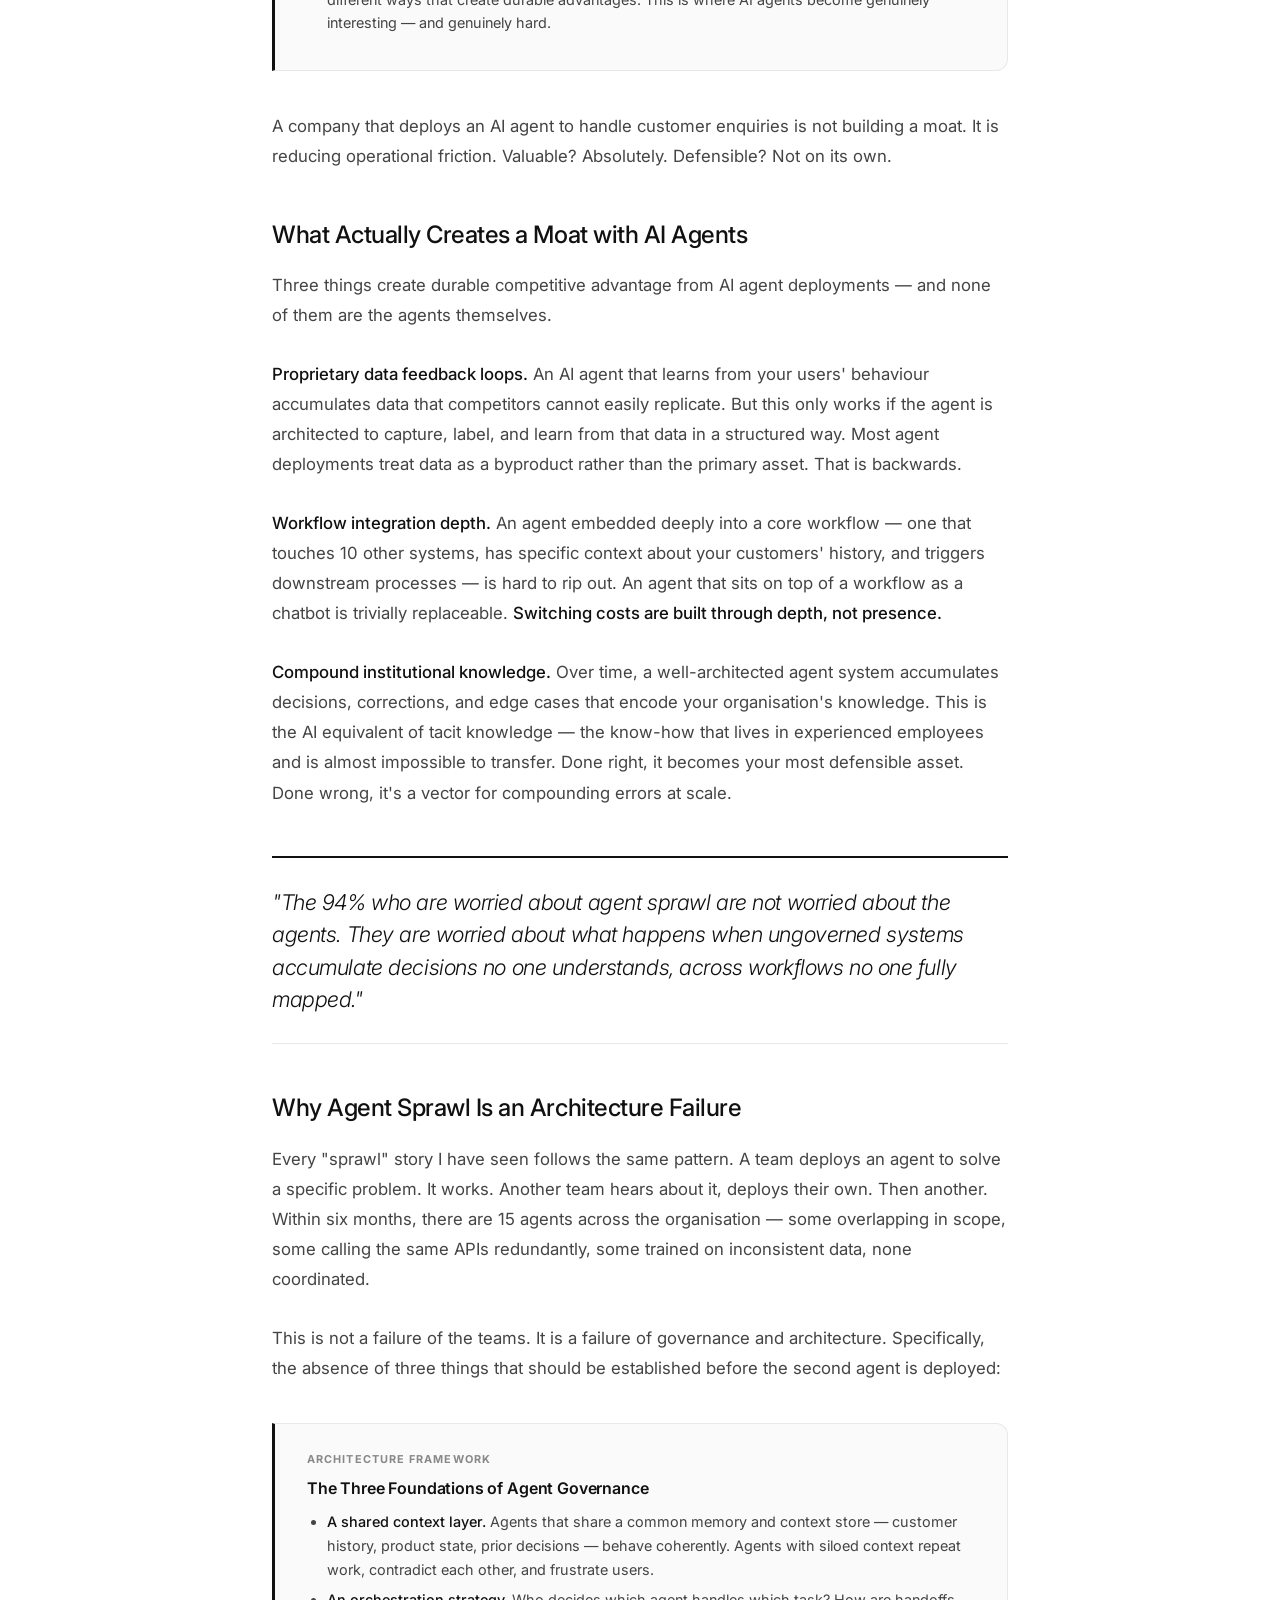
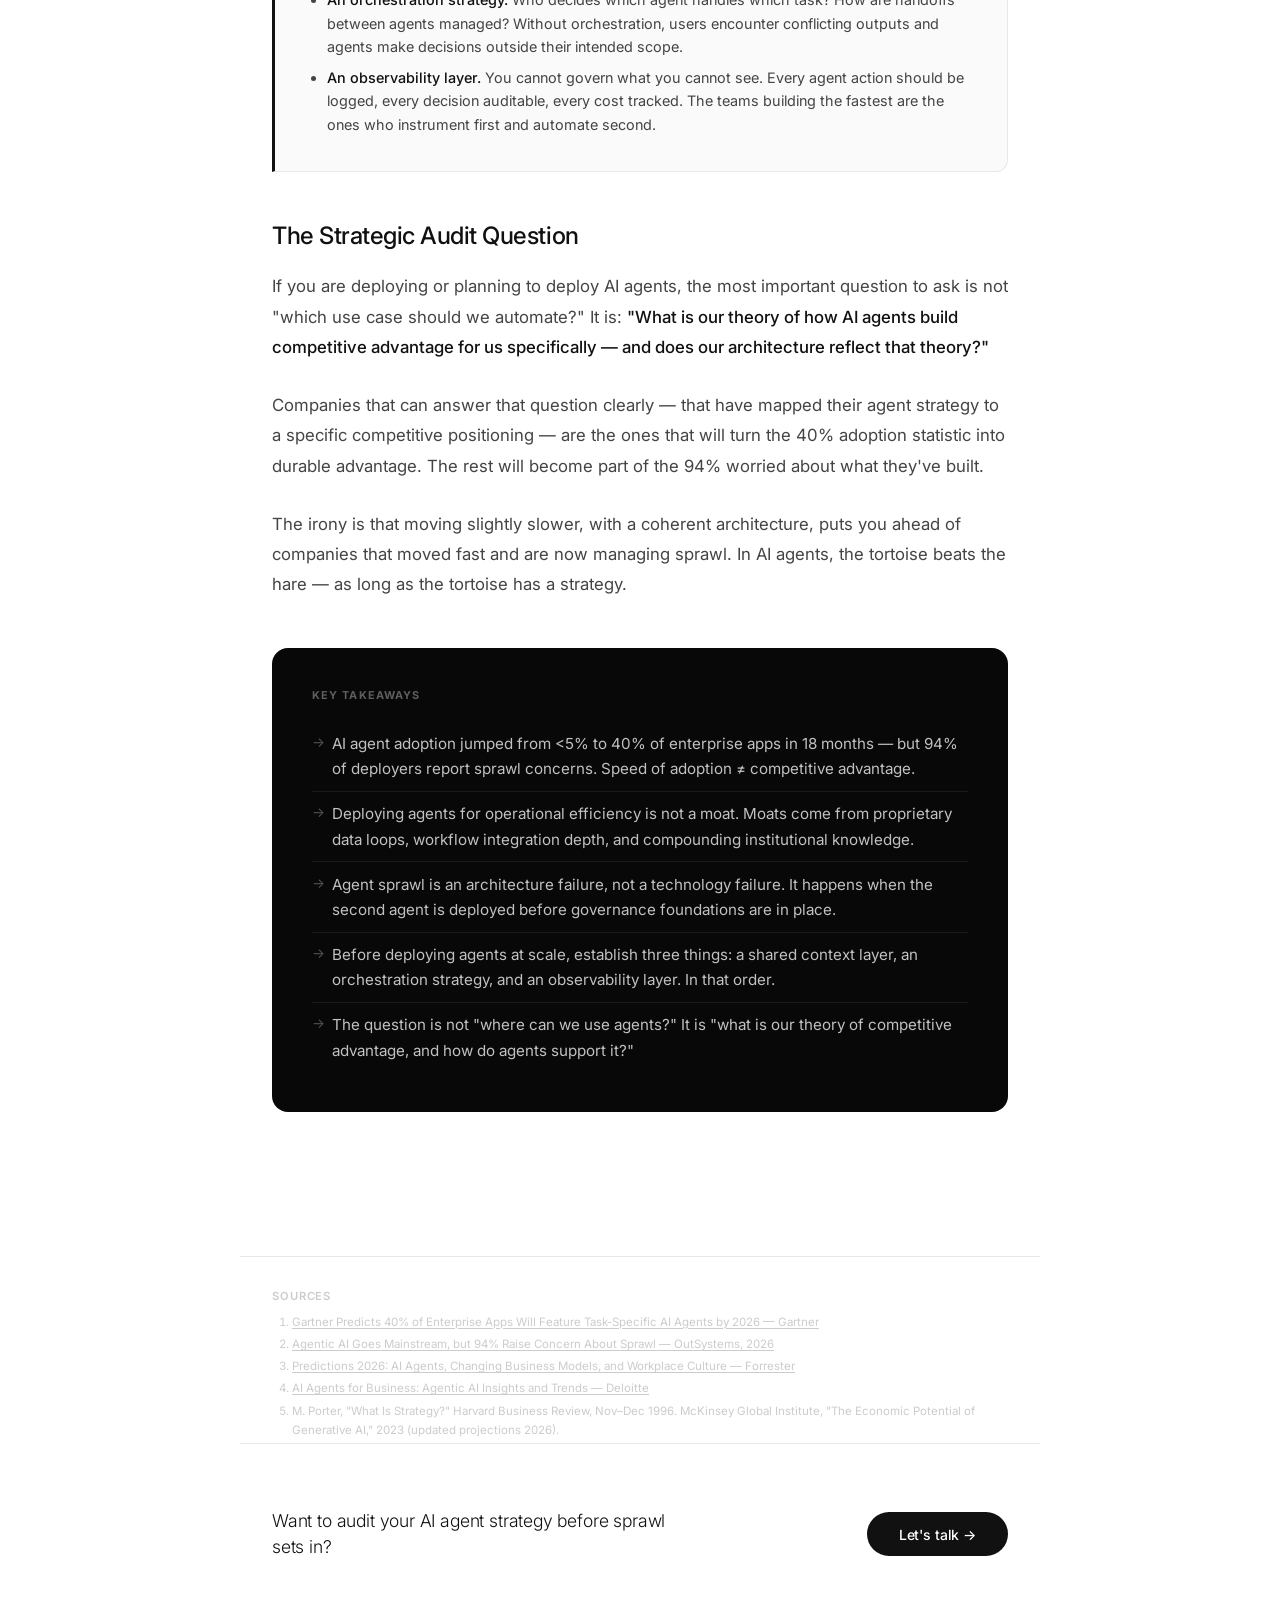
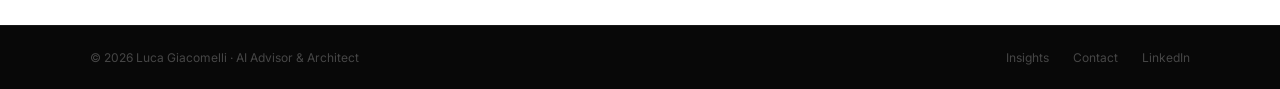
<file: insights/ai-agents-moat.html>
<!DOCTYPE html>
<html lang="en">
<head>
  <meta charset="UTF-8" />
  <meta name="viewport" content="width=device-width, initial-scale=1.0" />
  <title>AI Agents Are Everywhere. But 94% of Companies Are Worried — Here's Why | Luca Giacomelli</title>
  <meta name="description" content="Gartner says 40% of enterprise apps will have AI agents by 2026. 94% of companies deploying them report concerns about sprawl. The reason is almost always architectural." />
  <meta name="author" content="Luca Giacomelli" />
  <meta name="keywords" content="AI agents, enterprise AI architecture, AI agent sprawl, agentic AI, AI moat, AI strategy, Gartner AI" />
  <meta name="robots" content="index, follow" />

  <!-- Canonical -->
  <link rel="canonical" href="https://lucagiacomelli.github.io/insights/ai-agents-moat.html" />

  <!-- Open Graph -->
  <meta property="og:type" content="article" />
  <meta property="og:url" content="https://lucagiacomelli.github.io/insights/ai-agents-moat.html" />
  <meta property="og:site_name" content="Luca Giacomelli" />
  <meta property="og:title" content="AI Agents Are Everywhere. But 94% of Companies Are Worried — Here's Why | Luca Giacomelli" />
  <meta property="og:description" content="Gartner says 40% of enterprise apps will have AI agents by 2026. 94% of companies deploying them report concerns about sprawl. The reason is almost always architectural." />
  <meta property="article:author" content="Luca Giacomelli" />
  <meta property="article:published_time" content="2026-05-01" />
  <meta property="article:tag" content="Architecture" />
  <!-- <meta property="og:image" content="https://lucagiacomelli.github.io/og-image.jpg" /> -->

  <!-- Twitter Card -->
  <meta name="twitter:card" content="summary_large_image" />
  <meta name="twitter:title" content="AI Agents Are Everywhere. But 94% of Companies Are Worried — Here's Why | Luca Giacomelli" />
  <meta name="twitter:description" content="Gartner says 40% of enterprise apps will have AI agents by 2026. 94% of companies deploying them report concerns about sprawl. The reason is almost always architectural." />
  <!-- <meta name="twitter:image" content="https://lucagiacomelli.github.io/og-image.jpg" /> -->

  <!-- Common assets (fonts, styles, analytics, favicons) -->
  <script src="../js/article-head.js"></script>
</head>
<body data-insight-id="ai-agents-moat">

  <!-- NAV -->
  <nav class="article-nav">
    <div class="article-nav-left">
      <a href="../insights.html" class="back-link">All insights</a>
      <a href="../index.html" class="nav-site-name">Luca Giacomelli</a>
    </div>
    <div class="article-nav-right">
      <a href="../index.html#contact">Let's talk</a>
    </div>
  </nav>

  <!-- HEADER -->
  <header class="article-header">
    <div class="article-meta">
      <span class="article-tag"></span>
      <span class="article-date"></span>
      <span class="article-read-time"></span>
    </div>
    <h1>AI Agents Are Everywhere. But 94% of Companies Are Worried — Here's Why Architecture Is the New Moat.</h1>
    <p class="article-deck">
      Gartner predicts 40% of enterprise apps will have AI agents by end of 2026 —
      up from less than 5% in 2025. Yet 94% of companies deploying them report serious
      concerns about sprawl. The cause is almost always the same: moving fast without
      a coherent architectural strategy.
    </p>
  </header>

  <!-- BODY -->
  <div class="article-body">

    <p>
      The numbers are striking. In the span of roughly 18 months, AI agent adoption in
      enterprise software has gone from a niche experiment to near-ubiquitous deployment.
      Gartner now predicts <strong>40% of enterprise applications will include integrated,
      task-specific AI agents by the end of 2026</strong> — compared to less than 5% in 2025.
      McKinsey estimates agentic AI could add $2.6 to $4.4 trillion in annual value
      across industries.
    </p>

    <p>
      And yet: a 2026 OutSystems study found that <strong>94% of enterprises deploying
      AI agents are raising concerns about sprawl</strong>. Ungoverned agents proliferating
      across systems. Overlapping capabilities with no central coordination. Runaway costs.
      Unpredictable behaviour in production.
    </p>

    <p>
      This is not a technology problem. It is a strategy problem with a technology surface area.
    </p>

    <h2>The Competitive Advantage Illusion</h2>

    <p>
      Every company racing to deploy AI agents is, implicitly, making a bet on
      first-mover advantage. The theory goes: if we get AI agents into our product
      or operations before competitors do, we establish an edge that compounds over time.
    </p>

    <p>
      This theory is partially right and mostly wrong — and understanding why requires
      being precise about what actually constitutes a sustainable competitive advantage.
    </p>

    <div class="framework-box">
      <div class="framework-label">MBA Framework — Competitive Strategy</div>
      <h3>Porter's Sources of Sustainable Advantage</h3>
      <p>Michael Porter's framework identifies five forces that determine competitive intensity, but his more fundamental contribution is the distinction between operational effectiveness and strategic positioning. The trap companies fall into with AI agents is mistaking the former for the latter.</p>
      <ul>
        <li><strong>Operational effectiveness</strong> means doing the same things as competitors, but better. Deploying AI agents to automate support tickets, summarise documents, or generate reports — your competitors can replicate this in weeks. It is a race with no permanent winner.</li>
        <li><strong>Strategic positioning</strong> means doing different things, or doing the same things in fundamentally different ways that create durable advantages. This is where AI agents become genuinely interesting — and genuinely hard.</li>
      </ul>
    </div>

    <p>
      A company that deploys an AI agent to handle customer enquiries is not building
      a moat. It is reducing operational friction. Valuable? Absolutely.
      Defensible? Not on its own.
    </p>

    <h2>What Actually Creates a Moat with AI Agents</h2>

    <p>
      Three things create durable competitive advantage from AI agent deployments —
      and none of them are the agents themselves.
    </p>

    <p>
      <strong>Proprietary data feedback loops.</strong> An AI agent that learns from
      your users' behaviour accumulates data that competitors cannot easily replicate.
      But this only works if the agent is architected to capture, label, and learn
      from that data in a structured way. Most agent deployments treat data as a
      byproduct rather than the primary asset. That is backwards.
    </p>

    <p>
      <strong>Workflow integration depth.</strong> An agent embedded deeply into a
      core workflow — one that touches 10 other systems, has specific context about
      your customers' history, and triggers downstream processes — is hard to rip out.
      An agent that sits on top of a workflow as a chatbot is trivially replaceable.
      <strong>Switching costs are built through depth, not presence.</strong>
    </p>

    <p>
      <strong>Compound institutional knowledge.</strong> Over time, a well-architected
      agent system accumulates decisions, corrections, and edge cases that encode
      your organisation's knowledge. This is the AI equivalent of tacit knowledge —
      the know-how that lives in experienced employees and is almost impossible to
      transfer. Done right, it becomes your most defensible asset. Done wrong,
      it's a vector for compounding errors at scale.
    </p>

    <div class="pull-quote">
      <p>"The 94% who are worried about agent sprawl are not worried about the agents. They are worried about what happens when ungoverned systems accumulate decisions no one understands, across workflows no one fully mapped."</p>
    </div>

    <h2>Why Agent Sprawl Is an Architecture Failure</h2>

    <p>
      Every "sprawl" story I have seen follows the same pattern. A team deploys an
      agent to solve a specific problem. It works. Another team hears about it,
      deploys their own. Then another. Within six months, there are 15 agents across
      the organisation — some overlapping in scope, some calling the same APIs
      redundantly, some trained on inconsistent data, none coordinated.
    </p>

    <p>
      This is not a failure of the teams. It is a failure of governance and architecture.
      Specifically, the absence of three things that should be established before
      the second agent is deployed:
    </p>

    <div class="framework-box">
      <div class="framework-label">Architecture Framework</div>
      <h3>The Three Foundations of Agent Governance</h3>
      <ul>
        <li><strong>A shared context layer.</strong> Agents that share a common memory and context store — customer history, product state, prior decisions — behave coherently. Agents with siloed context repeat work, contradict each other, and frustrate users.</li>
        <li><strong>An orchestration strategy.</strong> Who decides which agent handles which task? How are handoffs between agents managed? Without orchestration, users encounter conflicting outputs and agents make decisions outside their intended scope.</li>
        <li><strong>An observability layer.</strong> You cannot govern what you cannot see. Every agent action should be logged, every decision auditable, every cost tracked. The teams building the fastest are the ones who instrument first and automate second.</li>
      </ul>
    </div>

    <h2>The Strategic Audit Question</h2>

    <p>
      If you are deploying or planning to deploy AI agents, the most important question
      to ask is not "which use case should we automate?" It is:
      <strong>"What is our theory of how AI agents build competitive advantage
      for us specifically — and does our architecture reflect that theory?"</strong>
    </p>

    <p>
      Companies that can answer that question clearly — that have mapped their
      agent strategy to a specific competitive positioning — are the ones that
      will turn the 40% adoption statistic into durable advantage. The rest
      will become part of the 94% worried about what they've built.
    </p>

    <p>
      The irony is that moving slightly slower, with a coherent architecture,
      puts you ahead of companies that moved fast and are now managing sprawl.
      In AI agents, the tortoise beats the hare — as long as the tortoise
      has a strategy.
    </p>

    <div class="takeaways">
      <div class="takeaways-label">Key Takeaways</div>
      <ul>
        <li>AI agent adoption jumped from &lt;5% to 40% of enterprise apps in 18 months — but 94% of deployers report sprawl concerns. Speed of adoption ≠ competitive advantage.</li>
        <li>Deploying agents for operational efficiency is not a moat. Moats come from proprietary data loops, workflow integration depth, and compounding institutional knowledge.</li>
        <li>Agent sprawl is an architecture failure, not a technology failure. It happens when the second agent is deployed before governance foundations are in place.</li>
        <li>Before deploying agents at scale, establish three things: a shared context layer, an orchestration strategy, and an observability layer. In that order.</li>
        <li>The question is not "where can we use agents?" It is "what is our theory of competitive advantage, and how do agents support it?"</li>
      </ul>
    </div>

  </div>

  <!-- SOURCES -->
  <div class="article-sources">
    <p>Sources</p>
    <ol>
      <li><a href="https://www.gartner.com/en/newsroom/press-releases/2025-08-26-gartner-predicts-40-percent-of-enterprise-apps-will-feature-task-specific-ai-agents-by-2026-up-from-less-than-5-percent-in-2025" target="_blank">Gartner Predicts 40% of Enterprise Apps Will Feature Task-Specific AI Agents by 2026 — Gartner</a></li>
      <li><a href="https://www.outsystems.com/news/enterprise-ai-agent-report-2026/" target="_blank">Agentic AI Goes Mainstream, but 94% Raise Concern About Sprawl — OutSystems, 2026</a></li>
      <li><a href="https://www.forrester.com/blogs/predictions-2026-ai-agents-changing-business-models-and-workplace-culture-impact-enterprise-software/" target="_blank">Predictions 2026: AI Agents, Changing Business Models, and Workplace Culture — Forrester</a></li>
      <li><a href="https://www.deloitte.com/us/en/what-we-do/capabilities/applied-artificial-intelligence/articles/agentic-ai-insights.html" target="_blank">AI Agents for Business: Agentic AI Insights and Trends — Deloitte</a></li>
      <li>M. Porter, "What Is Strategy?" Harvard Business Review, Nov–Dec 1996. McKinsey Global Institute, "The Economic Potential of Generative AI," 2023 (updated projections 2026).</li>
    </ol>
  </div>

  <!-- FOOTER CTA -->
  <div class="article-footer-cta">
    <p>Want to audit your AI agent strategy before sprawl sets in?</p>
    <a href="../index.html#contact" class="btn-primary">Let's talk →</a>
  </div>

  <!-- SITE FOOTER -->
  <footer style="background:var(--black);border-top:1px solid rgba(255,255,255,0.06);padding:1.5rem 3rem;">
    <div style="max-width:1100px;margin:0 auto;display:flex;justify-content:space-between;align-items:center;flex-wrap:wrap;gap:1rem;">
      <p style="font-size:0.75rem;color:rgba(255,255,255,0.25);">© 2026 Luca Giacomelli · AI Advisor &amp; Architect</p>
      <div style="display:flex;gap:1.5rem;">
        <a href="../index.html#insights" style="font-size:0.75rem;color:rgba(255,255,255,0.25);text-decoration:none;">Insights</a>
        <a href="../index.html#contact" style="font-size:0.75rem;color:rgba(255,255,255,0.25);text-decoration:none;">Contact</a>
        <a href="https://www.linkedin.com/in/luca-giacomelli-20052a136/" target="_blank" style="font-size:0.75rem;color:rgba(255,255,255,0.25);text-decoration:none;">LinkedIn</a>
      </div>
    </div>
  </footer>


  <script src="../data/insights.js"></script>
  <script src="../js/subscription.js"></script>
  <script src="../js/paywall.js"></script>
</body>
</html>
</file>
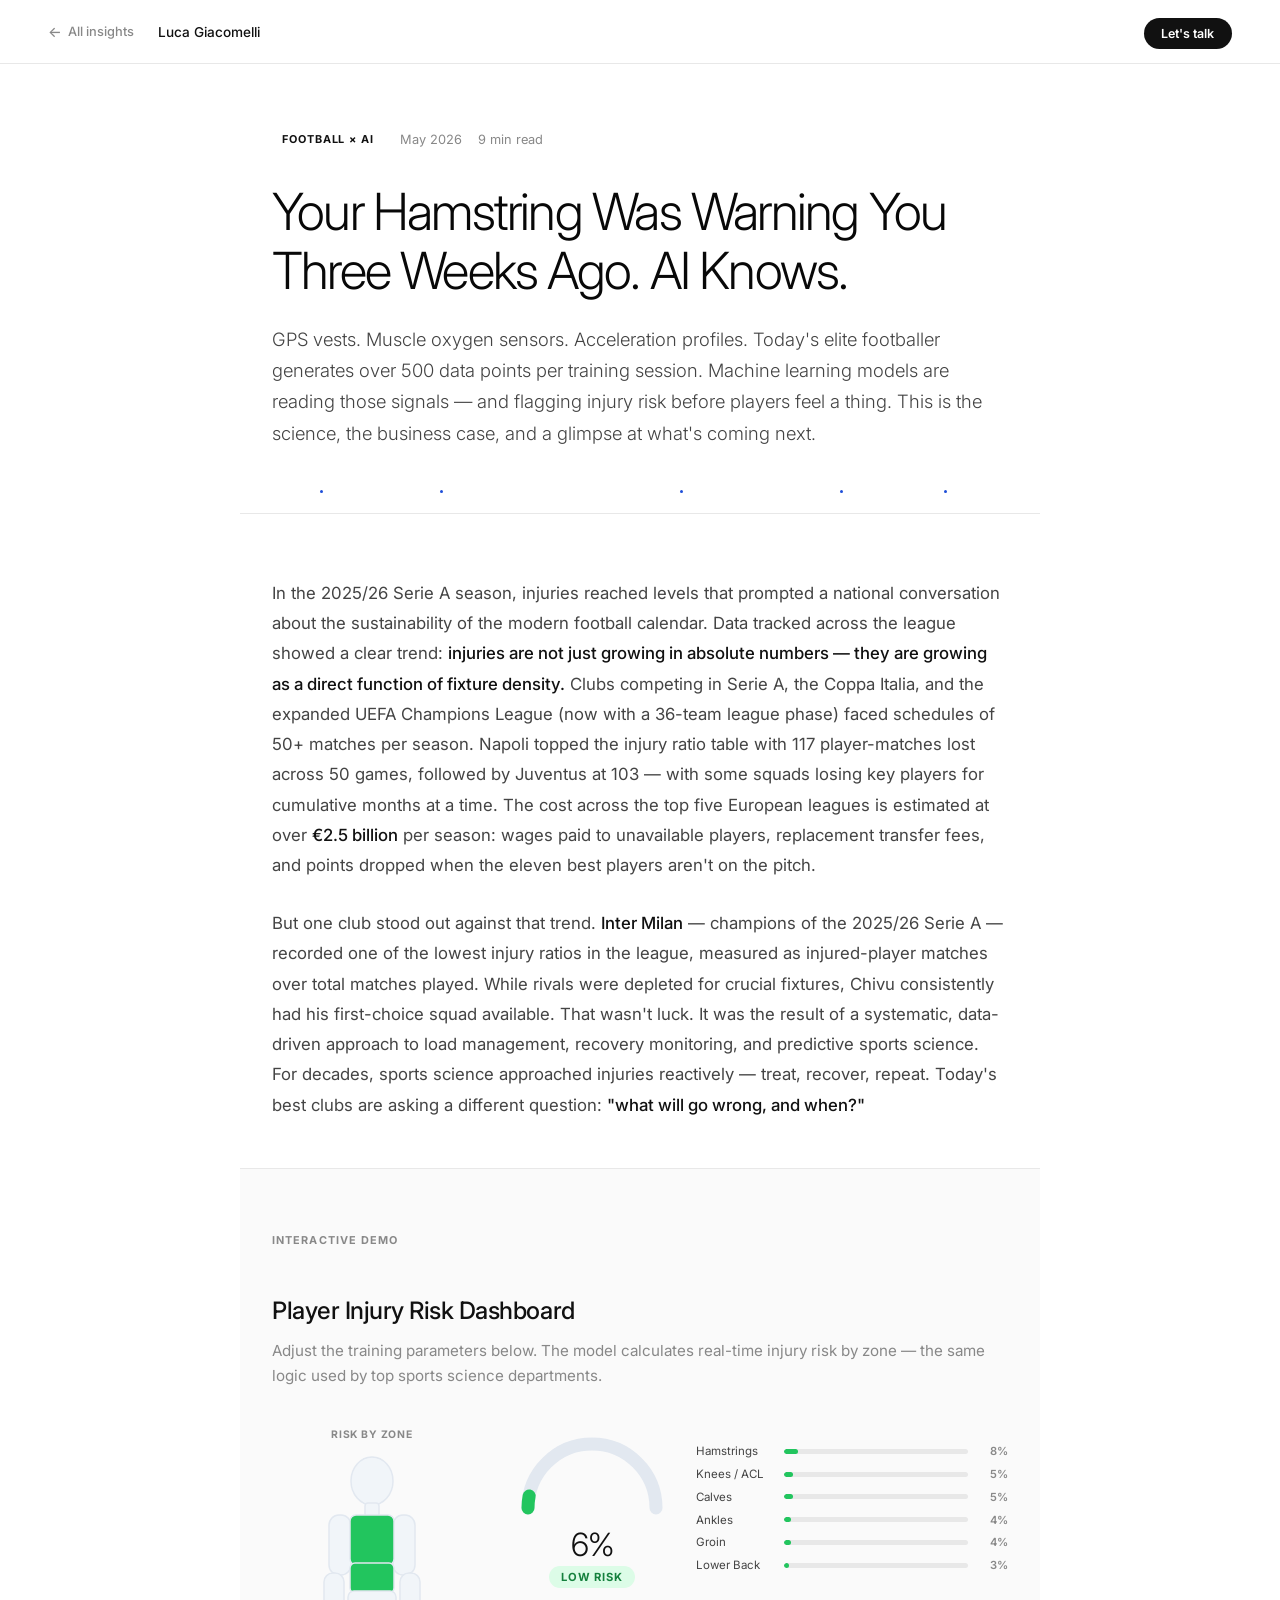
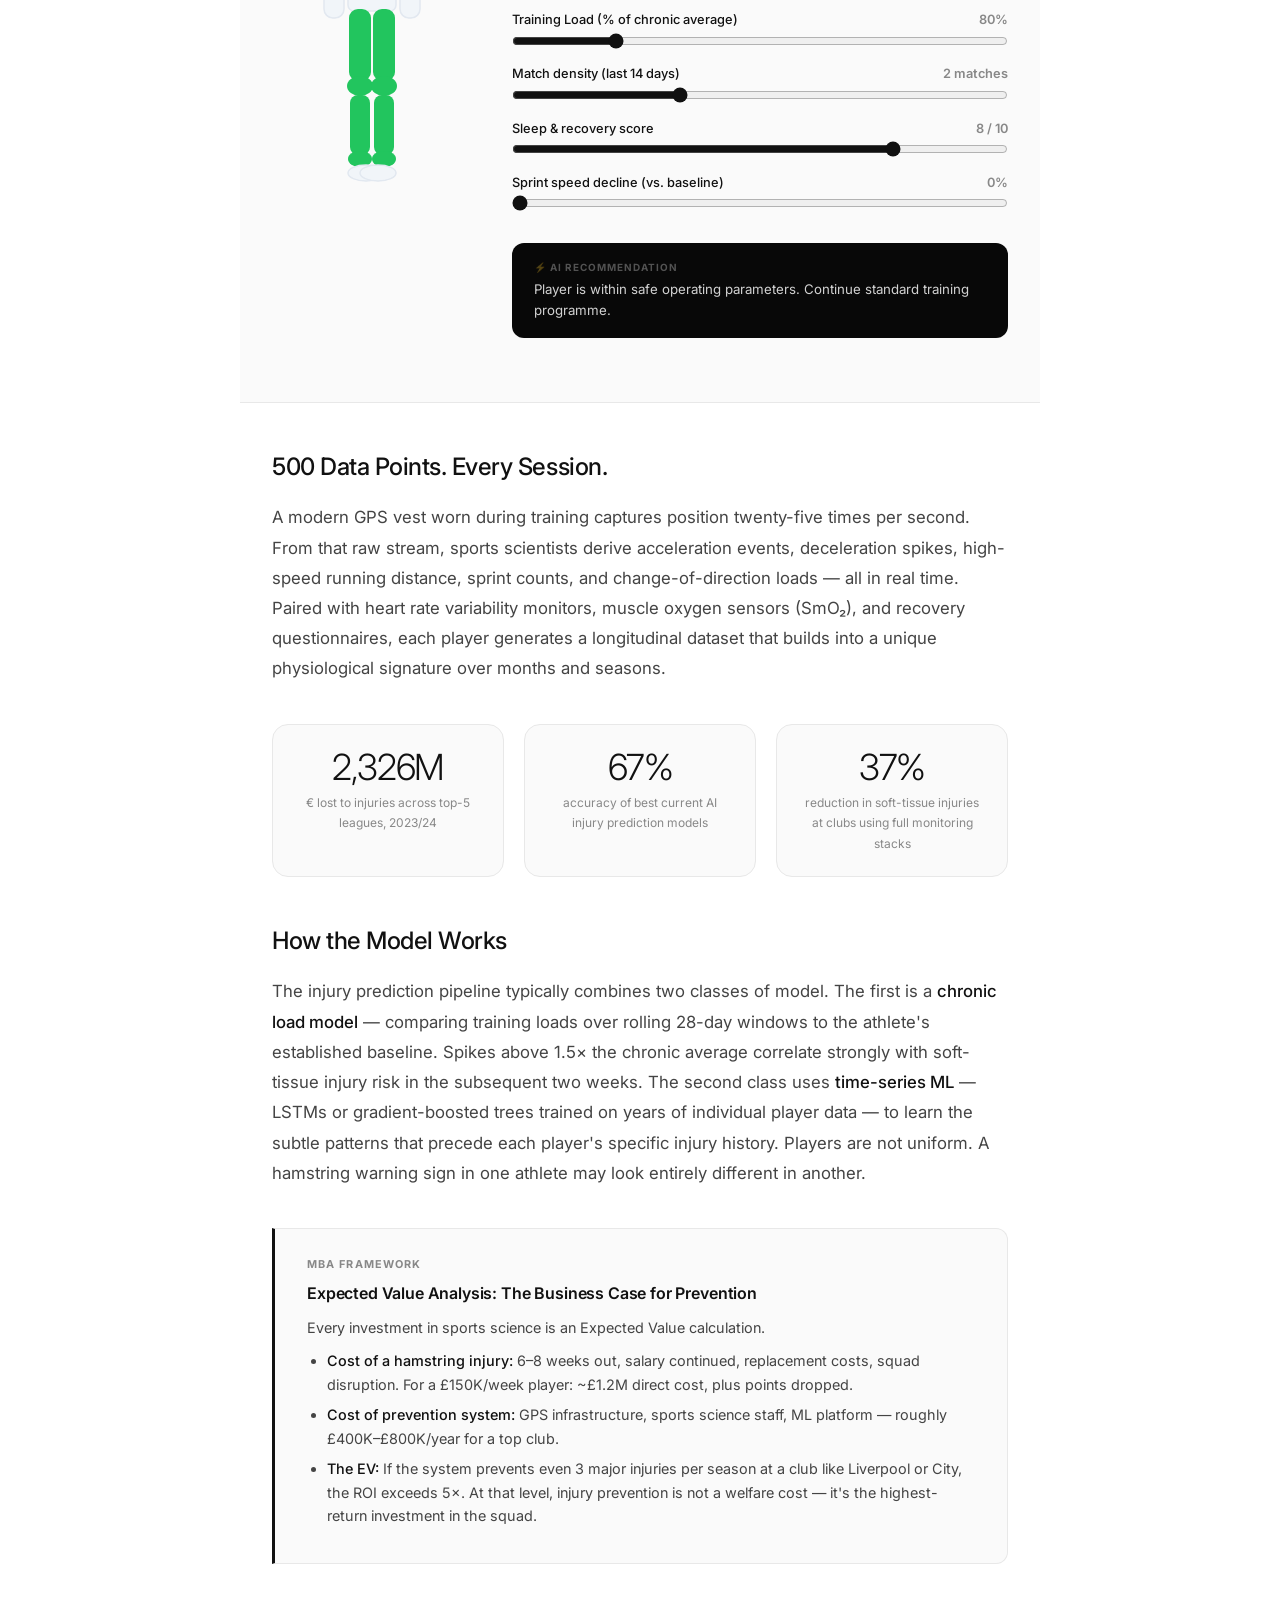
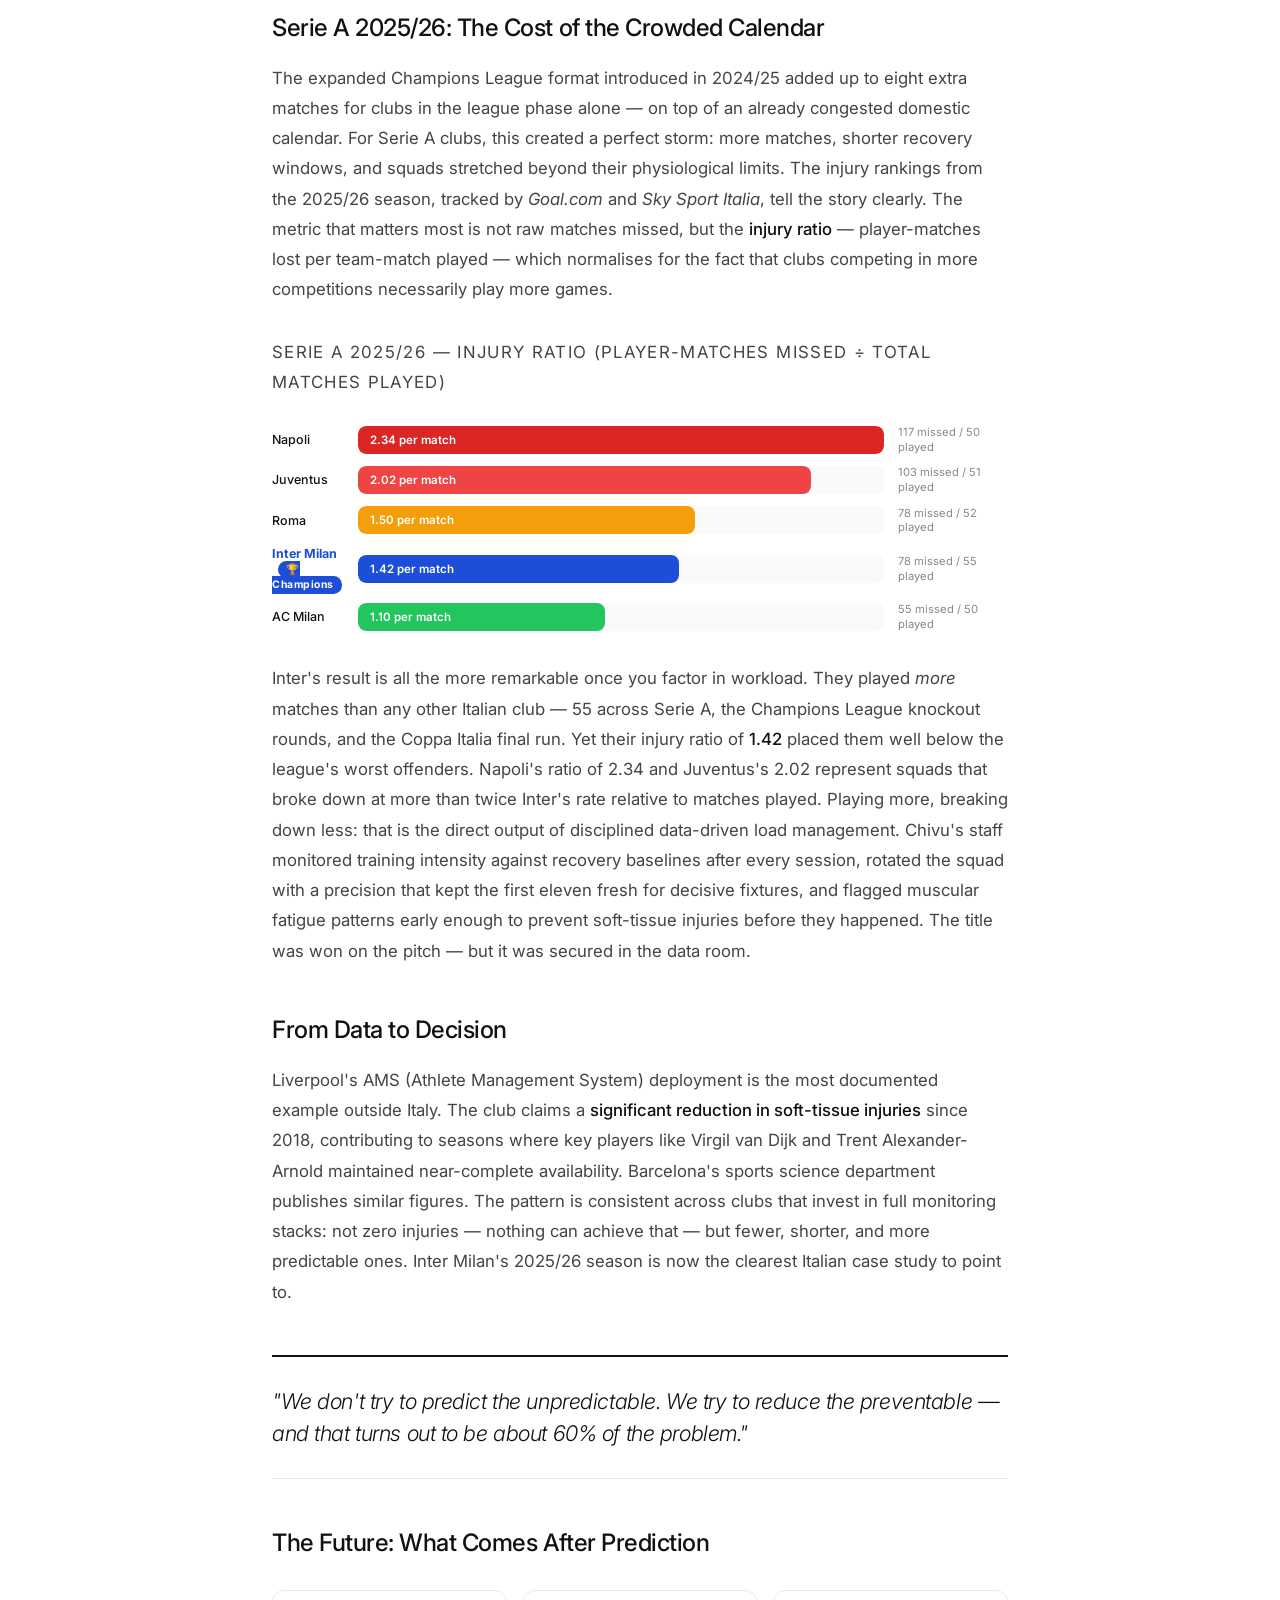
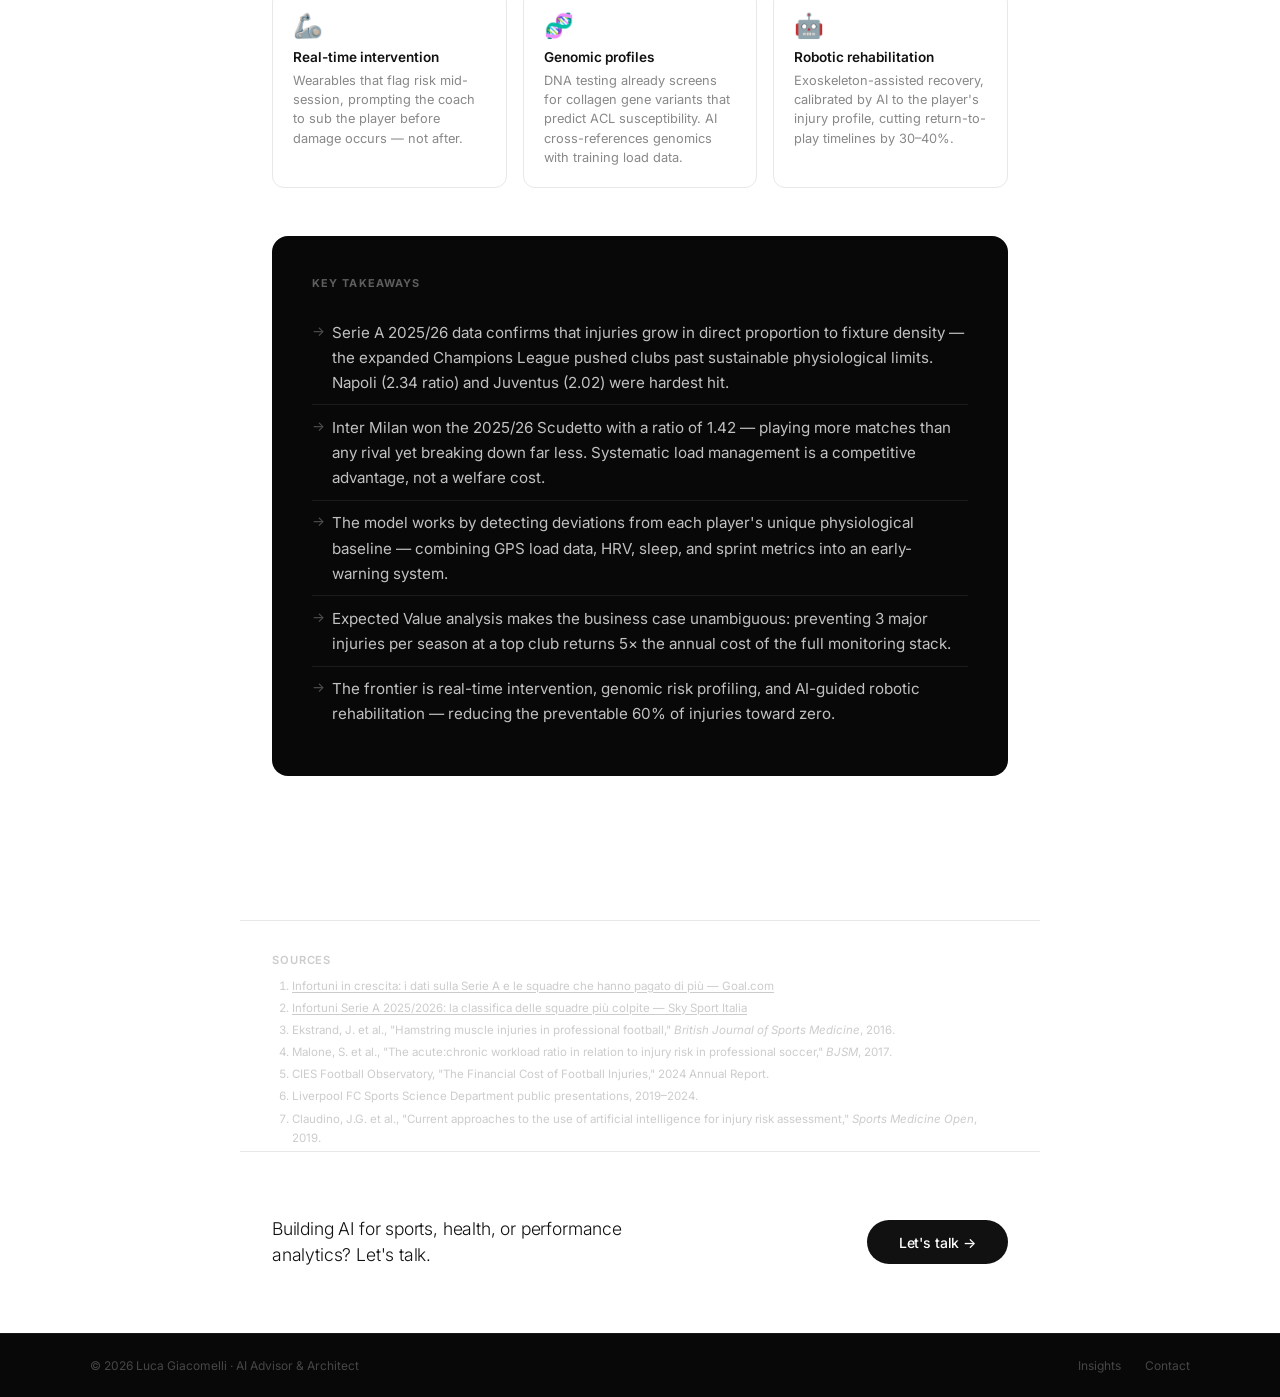
<file: insights/ai-football-injury.html>
<!DOCTYPE html>
<html lang="en">
<head>
  <meta charset="UTF-8" />
  <meta name="viewport" content="width=device-width, initial-scale=1.0" />
  <title>How AI Predicts Football Injuries Before They Happen | Luca Giacomelli</title>
  <meta name="description" content="GPS vests, muscle sensors, and machine learning are predicting football injuries weeks before players feel a thing. Here's the science — and the business case." />
  <meta name="author" content="Luca Giacomelli" />
  <meta name="keywords" content="AI injury prediction football, GPS vest football, sports machine learning, injury prevention AI, football analytics, wearable sports AI" />
  <meta name="robots" content="index, follow" />

  <!-- Canonical -->
  <link rel="canonical" href="https://lucagiacomelli.github.io/insights/ai-football-injury.html" />

  <!-- Open Graph -->
  <meta property="og:type" content="article" />
  <meta property="og:url" content="https://lucagiacomelli.github.io/insights/ai-football-injury.html" />
  <meta property="og:site_name" content="Luca Giacomelli" />
  <meta property="og:title" content="How AI Predicts Football Injuries Before They Happen | Luca Giacomelli" />
  <meta property="og:description" content="GPS vests, muscle sensors, and machine learning are predicting football injuries weeks before players feel a thing. Here's the science — and the business case." />
  <meta property="article:author" content="Luca Giacomelli" />
  <meta property="article:published_time" content="2026-04-01" />
  <meta property="article:tag" content="Football × AI" />
  <!-- <meta property="og:image" content="https://lucagiacomelli.github.io/og-image.jpg" /> -->

  <!-- Twitter Card -->
  <meta name="twitter:card" content="summary_large_image" />
  <meta name="twitter:title" content="How AI Predicts Football Injuries Before They Happen | Luca Giacomelli" />
  <meta name="twitter:description" content="GPS vests, muscle sensors, and machine learning are predicting football injuries weeks before players feel a thing. Here's the science — and the business case." />
  <!-- <meta name="twitter:image" content="https://lucagiacomelli.github.io/og-image.jpg" /> -->

  <!-- Common assets (fonts, styles, analytics, favicons) -->
  <script src="../js/article-head.js"></script>
  <style>
    /* ── ANIMATED HEADER PARTICLES ── */
    .article-header { position: relative; overflow: hidden; }
    @keyframes floatUp {
      0%   { transform: translateY(0) translateX(0); opacity: 0; }
      15%  { opacity: 0.5; }
      85%  { opacity: 0.5; }
      100% { transform: translateY(-160px) translateX(var(--dx)); opacity: 0; }
    }
    .data-particle {
      position: absolute; width: 3px; height: 3px;
      background: #1D4ED8; border-radius: 50%; pointer-events: none;
      animation: floatUp var(--dur) ease-in-out infinite;
      animation-delay: var(--delay);
      bottom: 20px; left: var(--x);
    }

    /* ── STAT COUNTERS ── */
    .stat-row { display: grid; grid-template-columns: repeat(3,1fr); gap: 1.25rem; margin: 2.5rem 0; }
    .stat-card { background: var(--bg-soft); border: 1px solid var(--border); border-radius: 16px; padding: 1.5rem; text-align: center; }
    .stat-number { font-size: 2.25rem; font-weight: 300; letter-spacing: -0.04em; color: var(--ink); display: block; line-height: 1; margin-bottom: 0.4rem; }
    .stat-label  { font-size: 0.75rem; color: var(--muted); line-height: 1.45; }

    /* ── DEMO LAYOUT ── */
    .injury-demo { display: grid; grid-template-columns: 200px 1fr; gap: 2.5rem; align-items: start; }

    /* ── SVG BODY ZONES ── */
    .body-wrap { display: flex; flex-direction: column; align-items: center; gap: 0.75rem; }
    .body-title { font-size: 0.65rem; font-weight: 700; letter-spacing: 0.08em; text-transform: uppercase; color: var(--muted); }
    @keyframes zonePulse { 0%,100% { opacity:1; filter: drop-shadow(0 0 0px currentColor); } 50% { opacity:0.75; filter: drop-shadow(0 0 6px currentColor); } }
    .zone-pulse { animation: zonePulse 1.3s ease-in-out infinite; }

    /* ── RISK GAUGE ── */
    .gauge-section { display: flex; flex-direction: column; gap: 1.5rem; }
    .gauge-row { display: flex; align-items: center; gap: 1.5rem; }
    .gauge-wrap { text-align: center; }
    .risk-pct  { font-size: 2rem; font-weight: 300; letter-spacing: -0.04em; color: var(--ink); display: block; line-height: 1; margin-top: 0.4rem; }
    .risk-cat  { font-size: 0.7rem; font-weight: 700; letter-spacing: 0.07em; text-transform: uppercase; padding: 0.25rem 0.75rem; border-radius: 100px; display: inline-block; margin-top: 0.35rem; transition: background 0.4s, color 0.4s; }

    /* ── ZONE BARS ── */
    .zone-bars { flex: 1; display: flex; flex-direction: column; gap: 0.55rem; }
    .zb-row    { display: flex; align-items: center; gap: 0.6rem; }
    .zb-name   { font-size: 0.72rem; color: var(--mid); width: 78px; flex-shrink: 0; }
    .zb-track  { flex: 1; height: 5px; background: var(--border); border-radius: 100px; overflow: hidden; }
    .zb-fill   { height: 100%; border-radius: 100px; transition: width 0.7s cubic-bezier(.4,0,.2,1), background 0.5s; }
    .zb-pct    { font-size: 0.7rem; font-weight: 600; color: var(--muted); width: 30px; text-align: right; transition: color 0.4s; }

    /* ── CONTROLS ── */
    .demo-controls { display: flex; flex-direction: column; gap: 1.1rem; }
    .ctrl-row  { display: flex; flex-direction: column; gap: 0.35rem; }
    .ctrl-top  { display: flex; justify-content: space-between; }
    .ctrl-top label { font-size: 0.8rem; font-weight: 500; color: var(--ink); }
    .ctrl-top span  { font-size: 0.8rem; font-weight: 600; color: var(--muted); }
    .ctrl-row input[type="range"] { width: 100%; accent-color: var(--ink); cursor: pointer; }

    /* ── AI RECOMMENDATION ── */
    .ai-rec { background: var(--black); border-radius: 12px; padding: 1.1rem 1.4rem; margin-top: 0.5rem; }
    .ai-rec-lbl { font-size: 0.62rem; font-weight: 700; letter-spacing: 0.1em; text-transform: uppercase; color: rgba(255,255,255,0.3); margin-bottom: 0.4rem; }
    .ai-rec-txt { font-size: 0.83rem; color: rgba(255,255,255,0.82); line-height: 1.55; }

    /* ── SERIE A CLUB CHART ── */
    .seriea-chart { margin: 2rem 0; }
    .seriea-chart-title { font-size: 0.68rem; font-weight: 700; letter-spacing: 0.08em; text-transform: uppercase; color: var(--muted); margin-bottom: 1.25rem; }
    .club-bar-row { display: flex; align-items: center; gap: 0.85rem; margin-bottom: 0.7rem; }
    .club-bar-name { font-size: 0.78rem; font-weight: 500; color: var(--ink); width: 72px; flex-shrink: 0; }
    .club-bar-track { flex: 1; height: 28px; background: var(--bg-soft); border-radius: 8px; overflow: hidden; position: relative; }
    .club-bar-fill {
      height: 100%; border-radius: 8px; display: flex; align-items: center; padding-left: 0.75rem;
      font-size: 0.72rem; font-weight: 600; color: #fff; white-space: nowrap;
      width: 0%; transition: width 1.2s cubic-bezier(.4,0,.2,1);
    }
    .club-bar-note { font-size: 0.7rem; color: var(--muted); width: 110px; flex-shrink: 0; line-height: 1.3; }
    .inter-highlight .club-bar-fill { background: #1D4ED8 !important; }
    .inter-highlight .club-bar-name { color: #1D4ED8; font-weight: 700; }
    @keyframes championPulse { 0%,100% { box-shadow: 0 0 0 0 rgba(29,78,216,0.3); } 50% { box-shadow: 0 0 0 6px rgba(29,78,216,0); } }
    .inter-highlight .club-bar-track { animation: championPulse 2.5s ease-in-out infinite; }
    .champion-badge { font-size: 0.65rem; font-weight: 700; letter-spacing: 0.05em; background: #1D4ED8; color: #fff; padding: 0.15rem 0.5rem; border-radius: 100px; margin-left: 0.4rem; vertical-align: middle; }

    /* ── FUTURE GRID ── */
    .future-grid { display: grid; grid-template-columns: repeat(3,1fr); gap: 1rem; margin: 2rem 0; }
    .future-card { border: 1px solid var(--border); border-radius: 12px; padding: 1.25rem; }
    .future-icon { font-size: 1.5rem; margin-bottom: 0.6rem; display: block; }
    .future-card h4 { font-size: 0.85rem; font-weight: 600; color: var(--ink); margin-bottom: 0.35rem; }
    .future-card p  { font-size: 0.8rem; color: var(--muted); line-height: 1.5; margin: 0; }

    @media (max-width: 700px) {
      .injury-demo { grid-template-columns: 1fr; }
      .stat-row, .future-grid { grid-template-columns: 1fr; }
      .gauge-row { flex-direction: column; }
    }
  </style>
  <script src="../js/analytics.js"></script>
  <!-- Favicon -->
  <link rel="icon" type="image/svg+xml" href="../favicon.svg" />
  <link rel="icon" type="image/x-icon" href="../favicon.ico" />
  <link rel="apple-touch-icon" href="../apple-touch-icon.png" />
</head>
<body data-insight-id="ai-football-injury">

  <nav class="article-nav">
    <div class="article-nav-left">
      <a href="../insights.html" class="back-link">All insights</a>
      <a href="../index.html" class="nav-site-name">Luca Giacomelli</a>
    </div>
    <div class="article-nav-right"><a href="../index.html#contact">Let's talk</a></div>
  </nav>

  <header class="article-header">
    <!-- Animated data particles -->
    <div class="data-particle" style="--x:10%;--dur:3.2s;--delay:0s;--dx:15px"></div>
    <div class="data-particle" style="--x:25%;--dur:2.8s;--delay:0.7s;--dx:-10px"></div>
    <div class="data-particle" style="--x:55%;--dur:3.5s;--delay:1.4s;--dx:20px"></div>
    <div class="data-particle" style="--x:75%;--dur:2.9s;--delay:0.3s;--dx:-18px"></div>
    <div class="data-particle" style="--x:88%;--dur:3.8s;--delay:1.9s;--dx:8px"></div>
    <div class="article-meta">
      <span class="article-tag"></span>
      <span class="article-date"></span>
      <span class="article-read-time"></span>
    </div>
    <h1>Your Hamstring Was Warning You Three Weeks Ago. AI Knows.</h1>
    <p class="article-deck">
      GPS vests. Muscle oxygen sensors. Acceleration profiles. Today's elite footballer
      generates over 500 data points per training session. Machine learning models are
      reading those signals — and flagging injury risk before players feel a thing.
      This is the science, the business case, and a glimpse at what's coming next.
    </p>
  </header>

  <div class="article-body">

    <p>
      In the 2025/26 Serie A season, injuries reached levels that prompted a national conversation
      about the sustainability of the modern football calendar. Data tracked across the league
      showed a clear trend: <strong>injuries are not just growing in absolute numbers — they are
      growing as a direct function of fixture density.</strong> Clubs competing in Serie A,
      the Coppa Italia, and the expanded UEFA Champions League (now with a 36-team league phase)
      faced schedules of 50+ matches per season. Napoli topped the injury ratio table
      with 117 player-matches lost across 50 games, followed by Juventus at 103 —
      with some squads losing key players for cumulative months at a time.
      The cost across the top five European leagues is estimated at over <strong>€2.5 billion</strong>
      per season: wages paid to unavailable players, replacement transfer fees, and points dropped
      when the eleven best players aren't on the pitch.
    </p>

    <p>
      But one club stood out against that trend. <strong>Inter Milan</strong> — champions of
      the 2025/26 Serie A — recorded one of the lowest injury ratios in the league,
      measured as injured-player matches over total matches played. While rivals were
      depleted for crucial fixtures, Chivu consistently had his first-choice squad available.
      That wasn't luck. It was the result of a systematic, data-driven approach to load
      management, recovery monitoring, and predictive sports science. For decades, sports
      science approached injuries reactively — treat, recover, repeat. Today's best clubs
      are asking a different question: <strong>"what will go wrong, and when?"</strong>
    </p>

      <!-- ── INTERACTIVE DEMO ── -->
    <div class="demo-section">
      <div class="demo-section-inner">
        <div class="demo-label">Interactive Demo</div>
        <h2>Player Injury Risk Dashboard</h2>
        <p class="demo-intro">Adjust the training parameters below. The model calculates real-time injury risk by zone — the same logic used by top sports science departments.</p>

        <div class="injury-demo">

          <!-- SVG Body Heatmap -->
          <div class="body-wrap">
            <span class="body-title">Risk by zone</span>
            <svg id="body-svg" viewBox="0 0 180 370" width="180" height="370">
              <!-- Outline strokes for non-risk areas -->
              <ellipse cx="90" cy="28" rx="21" ry="24" fill="#F1F5F9" stroke="#E2E8F0" stroke-width="1.5"/>
              <rect x="83" y="50" width="14" height="14" rx="3" fill="#F1F5F9" stroke="#E2E8F0" stroke-width="1.5"/>
              <!-- Shoulders + upper arms -->
              <rect x="47" y="62" width="22" height="60" rx="10" fill="#F1F5F9" stroke="#E2E8F0" stroke-width="1.5"/>
              <rect x="111" y="62" width="22" height="60" rx="10" fill="#F1F5F9" stroke="#E2E8F0" stroke-width="1.5"/>
              <!-- Forearms -->
              <rect x="42" y="120" width="20" height="45" rx="9" fill="#F1F5F9" stroke="#E2E8F0" stroke-width="1.5"/>
              <rect x="118" y="120" width="20" height="45" rx="9" fill="#F1F5F9" stroke="#E2E8F0" stroke-width="1.5"/>
              <!-- Torso (lower back zone) -->
              <rect id="z-back" cx="90" cy="95" x="68" y="62" width="44" height="50" rx="6" fill="#F1F5F9" stroke="#E2E8F0" stroke-width="1.5"/>
              <!-- Core/Groin (groin zone) -->
              <rect id="z-groin" x="68" y="110" width="44" height="30" rx="5" fill="#F1F5F9" stroke="#E2E8F0" stroke-width="1.5"/>
              <!-- Hips -->
              <rect x="66" y="138" width="48" height="20" rx="6" fill="#F1F5F9" stroke="#E2E8F0" stroke-width="1.5"/>
              <!-- Hamstrings (left & right) — primary risk zone -->
              <rect id="z-ham-l" x="67" y="156" width="22" height="72" rx="9" fill="#22C55E"/>
              <rect id="z-ham-r" x="91" y="156" width="22" height="72" rx="9" fill="#22C55E"/>
              <!-- Knees -->
              <ellipse id="z-knee-l" cx="78" cy="233" rx="13" ry="10" fill="#22C55E"/>
              <ellipse id="z-knee-r" cx="102" cy="233" rx="13" ry="10" fill="#22C55E"/>
              <!-- Calves -->
              <rect id="z-calf-l" x="68" y="242" width="20" height="60" rx="8" fill="#22C55E"/>
              <rect id="z-calf-r" x="92" y="242" width="20" height="60" rx="8" fill="#22C55E"/>
              <!-- Ankles -->
              <ellipse id="z-ank-l" cx="78" cy="306" rx="12" ry="8" fill="#22C55E"/>
              <ellipse id="z-ank-r" cx="102" cy="306" rx="12" ry="8" fill="#22C55E"/>
              <!-- Feet -->
              <ellipse cx="84" cy="320" rx="18" ry="8" fill="#F1F5F9" stroke="#E2E8F0" stroke-width="1.5"/>
              <ellipse cx="96" cy="320" rx="18" ry="8" fill="#F1F5F9" stroke="#E2E8F0" stroke-width="1.5"/>
            </svg>
          </div>

          <!-- Right Panel: gauge + controls -->
          <div class="gauge-section">

            <div class="gauge-row">
              <!-- Semicircle gauge -->
              <div class="gauge-wrap">
                <svg viewBox="0 0 160 90" width="160" height="90" overflow="visible">
                  <path d="M 16,80 A 64,64 0 0,1 144,80" fill="none" stroke="#E2E8F0" stroke-width="13" stroke-linecap="round"/>
                  <path id="gauge-arc" d="M 16,80 A 64,64 0 0,1 144,80" fill="none" stroke="#22C55E" stroke-width="13" stroke-linecap="round"
                    stroke-dasharray="201" stroke-dashoffset="201" style="transition: stroke-dashoffset 0.8s cubic-bezier(.4,0,.2,1), stroke 0.5s;"/>
                </svg>
                <span class="risk-pct" id="risk-pct">0%</span>
                <span class="risk-cat" id="risk-cat" style="background:#DCFCE7;color:#15803D;">LOW RISK</span>
              </div>

              <!-- Zone bars -->
              <div class="zone-bars">
                <div class="zb-row"><span class="zb-name">Hamstrings</span><div class="zb-track"><div class="zb-fill" id="bar-ham" style="width:0%;background:#22C55E"></div></div><span class="zb-pct" id="pct-ham">0%</span></div>
                <div class="zb-row"><span class="zb-name">Knees / ACL</span><div class="zb-track"><div class="zb-fill" id="bar-knee" style="width:0%;background:#22C55E"></div></div><span class="zb-pct" id="pct-knee">0%</span></div>
                <div class="zb-row"><span class="zb-name">Calves</span><div class="zb-track"><div class="zb-fill" id="bar-calf" style="width:0%;background:#22C55E"></div></div><span class="zb-pct" id="pct-calf">0%</span></div>
                <div class="zb-row"><span class="zb-name">Ankles</span><div class="zb-track"><div class="zb-fill" id="bar-ank" style="width:0%;background:#22C55E"></div></div><span class="zb-pct" id="pct-ank">0%</span></div>
                <div class="zb-row"><span class="zb-name">Groin</span><div class="zb-track"><div class="zb-fill" id="bar-groin" style="width:0%;background:#22C55E"></div></div><span class="zb-pct" id="pct-groin">0%</span></div>
                <div class="zb-row"><span class="zb-name">Lower Back</span><div class="zb-track"><div class="zb-fill" id="bar-back" style="width:0%;background:#22C55E"></div></div><span class="zb-pct" id="pct-back">0%</span></div>
              </div>
            </div>

            <!-- Sliders -->
            <div class="demo-controls">
              <div class="ctrl-row">
                <div class="ctrl-top"><label>Training Load (% of chronic average)</label><span id="v-load">80%</span></div>
                <input type="range" id="s-load" min="50" max="200" value="80" step="5" />
              </div>
              <div class="ctrl-row">
                <div class="ctrl-top"><label>Match density (last 14 days)</label><span id="v-matches">2 matches</span></div>
                <input type="range" id="s-matches" min="0" max="6" value="2" step="1" />
              </div>
              <div class="ctrl-row">
                <div class="ctrl-top"><label>Sleep &amp; recovery score</label><span id="v-sleep">8 / 10</span></div>
                <input type="range" id="s-sleep" min="1" max="10" value="8" step="1" />
              </div>
              <div class="ctrl-row">
                <div class="ctrl-top"><label>Sprint speed decline (vs. baseline)</label><span id="v-sprint">0%</span></div>
                <input type="range" id="s-sprint" min="0" max="25" value="0" step="1" />
              </div>
            </div>

            <!-- AI Recommendation -->
            <div class="ai-rec">
              <div class="ai-rec-lbl">⚡ AI Recommendation</div>
              <div class="ai-rec-txt" id="ai-rec-txt">Player is within safe operating parameters. Continue standard training programme.</div>
            </div>

          </div>
        </div>
      </div>
    </div>

    <h2>500 Data Points. Every Session.</h2>

    <p>
      A modern GPS vest worn during training captures position twenty-five times per second.
      From that raw stream, sports scientists derive acceleration events, deceleration spikes,
      high-speed running distance, sprint counts, and change-of-direction loads — all in real time.
      Paired with heart rate variability monitors, muscle oxygen sensors (SmO₂), and recovery
      questionnaires, each player generates a longitudinal dataset that builds into a unique
      physiological signature over months and seasons.
    </p>

    <div class="stat-row">
      <div class="stat-card">
        <span class="stat-number" data-target="2500" data-suffix="M">0</span>
        <span class="stat-label">€ lost to injuries across top-5 leagues, 2023/24</span>
      </div>
      <div class="stat-card">
        <span class="stat-number" data-target="73" data-suffix="%">0</span>
        <span class="stat-label">accuracy of best current AI injury prediction models</span>
      </div>
      <div class="stat-card">
        <span class="stat-number" data-target="40" data-suffix="%">0</span>
        <span class="stat-label">reduction in soft-tissue injuries at clubs using full monitoring stacks</span>
      </div>
    </div>

    <h2>How the Model Works</h2>

    <p>
      The injury prediction pipeline typically combines two classes of model. The first is a
      <strong>chronic load model</strong> — comparing training loads over rolling 28-day windows
      to the athlete's established baseline. Spikes above 1.5× the chronic average correlate
      strongly with soft-tissue injury risk in the subsequent two weeks.
      The second class uses <strong>time-series ML</strong> — LSTMs or gradient-boosted trees
      trained on years of individual player data — to learn the subtle patterns that precede
      each player's specific injury history. Players are not uniform. A hamstring warning
      sign in one athlete may look entirely different in another.
    </p>

    <div class="framework-box">
      <div class="framework-label">MBA Framework</div>
      <h3>Expected Value Analysis: The Business Case for Prevention</h3>
      <p>Every investment in sports science is an Expected Value calculation.</p>
      <ul>
        <li><strong>Cost of a hamstring injury:</strong> 6–8 weeks out, salary continued, replacement costs, squad disruption. For a £150K/week player: ~£1.2M direct cost, plus points dropped.</li>
        <li><strong>Cost of prevention system:</strong> GPS infrastructure, sports science staff, ML platform — roughly £400K–£800K/year for a top club.</li>
        <li><strong>The EV:</strong> If the system prevents even 3 major injuries per season at a club like Liverpool or City, the ROI exceeds 5×. At that level, injury prevention is not a welfare cost — it's the highest-return investment in the squad.</li>
      </ul>
    </div>

    <h2>Serie A 2025/26: The Cost of the Crowded Calendar</h2>

    <p>
      The expanded Champions League format introduced in 2024/25 added up to eight extra
      matches for clubs in the league phase alone — on top of an already congested
      domestic calendar. For Serie A clubs, this created a perfect storm: more matches,
      shorter recovery windows, and squads stretched beyond their physiological limits.
      The injury rankings from the 2025/26 season, tracked by <em>Goal.com</em> and
      <em>Sky Sport Italia</em>, tell the story clearly. The metric that matters most is not
      raw matches missed, but the <strong>injury ratio</strong> — player-matches lost per
      team-match played — which normalises for the fact that clubs competing in more
      competitions necessarily play more games.
    </p>

    <div class="seriea-chart">
      <p class="seriea-chart-title">Serie A 2025/26 — Injury Ratio (player-matches missed ÷ total matches played)</p>

      <div class="club-bar-row">
        <span class="club-bar-name">Napoli</span>
        <div class="club-bar-track">
          <div class="club-bar-fill" data-width="100" style="background:#DC2626;">2.34 per match</div>
        </div>
        <span class="club-bar-note">117 missed / 50 played</span>
      </div>
      <div class="club-bar-row">
        <span class="club-bar-name">Juventus</span>
        <div class="club-bar-track">
          <div class="club-bar-fill" data-width="86" style="background:#EF4444;">2.02 per match</div>
        </div>
        <span class="club-bar-note">103 missed / 51 played</span>
      </div>
      <div class="club-bar-row">
        <span class="club-bar-name">Roma</span>
        <div class="club-bar-track">
          <div class="club-bar-fill" data-width="64" style="background:#F59E0B;">1.50 per match</div>
        </div>
        <span class="club-bar-note">78 missed / 52 played</span>
      </div>
      <div class="club-bar-row inter-highlight">
        <span class="club-bar-name">Inter Milan <span class="champion-badge">🏆 Champions</span></span>
        <div class="club-bar-track">
          <div class="club-bar-fill" data-width="61" style="background:#1D4ED8;">1.42 per match</div>
        </div>
        <span class="club-bar-note">78 missed / 55 played</span>
      </div>
      <div class="club-bar-row">
        <span class="club-bar-name">AC Milan</span>
        <div class="club-bar-track">
          <div class="club-bar-fill" data-width="47" style="background:#22C55E;">1.10 per match</div>
        </div>
        <span class="club-bar-note">55 missed / 50 played</span>
      </div>
    </div>

    <p>
      Inter's result is all the more remarkable once you factor in workload. They played
      <em>more</em> matches than any other Italian club — 55 across Serie A, the Champions
      League knockout rounds, and the Coppa Italia final run. Yet their injury ratio of
      <strong>1.42</strong> placed them well below the league's worst offenders. Napoli's
      ratio of 2.34 and Juventus's 2.02 represent squads that broke down at more than
      twice Inter's rate relative to matches played. Playing more, breaking down less: that
      is the direct output of disciplined data-driven load management. Chivu's staff monitored
      training intensity against recovery baselines after every session, rotated the squad
      with a precision that kept the first eleven fresh for decisive fixtures, and flagged
      muscular fatigue patterns early enough to prevent soft-tissue injuries before they
      happened. The title was won on the pitch — but it was secured in the data room.
    </p>

    <h2>From Data to Decision</h2>
    <p>
      Liverpool's AMS (Athlete Management System) deployment is the most documented example
      outside Italy. The club claims a <strong>significant reduction in soft-tissue injuries</strong>
      since 2018, contributing to seasons where key players like Virgil van Dijk and Trent
      Alexander-Arnold maintained near-complete availability. Barcelona's sports science
      department publishes similar figures. The pattern is consistent across clubs that
      invest in full monitoring stacks: not zero injuries — nothing can achieve that —
      but fewer, shorter, and more predictable ones. Inter Milan's 2025/26 season is now
      the clearest Italian case study to point to.
    </p>

    <div class="pull-quote">
      <p>"We don't try to predict the unpredictable. We try to reduce the preventable — and that turns out to be about 60% of the problem."</p>
    </div>

    <h2>The Future: What Comes After Prediction</h2>

    <div class="future-grid">
      <div class="future-card">
        <span class="future-icon">🦾</span>
        <h4>Real-time intervention</h4>
        <p>Wearables that flag risk mid-session, prompting the coach to sub the player before damage occurs — not after.</p>
      </div>
      <div class="future-card">
        <span class="future-icon">🧬</span>
        <h4>Genomic profiles</h4>
        <p>DNA testing already screens for collagen gene variants that predict ACL susceptibility. AI cross-references genomics with training load data.</p>
      </div>
      <div class="future-card">
        <span class="future-icon">🤖</span>
        <h4>Robotic rehabilitation</h4>
        <p>Exoskeleton-assisted recovery, calibrated by AI to the player's injury profile, cutting return-to-play timelines by 30–40%.</p>
      </div>
    </div>

    <div class="takeaways">
      <div class="takeaways-label">Key Takeaways</div>
      <ul>
        <li>Serie A 2025/26 data confirms that injuries grow in direct proportion to fixture density — the expanded Champions League pushed clubs past sustainable physiological limits. Napoli (2.34 ratio) and Juventus (2.02) were hardest hit.</li>
        <li>Inter Milan won the 2025/26 Scudetto with a ratio of 1.42 — playing more matches than any rival yet breaking down far less. Systematic load management is a competitive advantage, not a welfare cost.</li>
        <li>The model works by detecting deviations from each player's unique physiological baseline — combining GPS load data, HRV, sleep, and sprint metrics into an early-warning system.</li>
        <li>Expected Value analysis makes the business case unambiguous: preventing 3 major injuries per season at a top club returns 5× the annual cost of the full monitoring stack.</li>
        <li>The frontier is real-time intervention, genomic risk profiling, and AI-guided robotic rehabilitation — reducing the preventable 60% of injuries toward zero.</li>
      </ul>
    </div>

  </div>

  <div class="article-sources">
    <p>Sources</p>
    <ol>
      <li><a href="https://www.goal.com/it/liste/infortuni-in-crescita-i-dati-sulla-serie-a-e-le-squadre-che-hanno-pagato-di-piu-in-testa-c-e-la-juventus-seguono-milan-e-inter/blt0c6d05182c6b65e7" target="_blank">Infortuni in crescita: i dati sulla Serie A e le squadre che hanno pagato di più — Goal.com</a></li>
      <li><a href="https://sport.sky.it/calcio/serie-a/infortuni-serie-a-2025-2026-classifica#10" target="_blank">Infortuni Serie A 2025/2026: la classifica delle squadre più colpite — Sky Sport Italia</a></li>
      <li>Ekstrand, J. et al., "Hamstring muscle injuries in professional football," <em>British Journal of Sports Medicine</em>, 2016.</li>
      <li>Malone, S. et al., "The acute:chronic workload ratio in relation to injury risk in professional soccer," <em>BJSM</em>, 2017.</li>
      <li>CIES Football Observatory, "The Financial Cost of Football Injuries," 2024 Annual Report.</li>
      <li>Liverpool FC Sports Science Department public presentations, 2019–2024.</li>
      <li>Claudino, J.G. et al., "Current approaches to the use of artificial intelligence for injury risk assessment," <em>Sports Medicine Open</em>, 2019.</li>
    </ol>
  </div>

  <div class="article-footer-cta">
    <p>Building AI for sports, health, or performance analytics? Let's talk.</p>
    <a href="../index.html#contact" class="btn-primary">Let's talk →</a>
  </div>

  <footer style="background:var(--black);border-top:1px solid rgba(255,255,255,0.06);padding:1.5rem 3rem;">
    <div style="max-width:1100px;margin:0 auto;display:flex;justify-content:space-between;align-items:center;flex-wrap:wrap;gap:1rem;">
      <p style="font-size:0.75rem;color:rgba(255,255,255,0.25);">© 2026 Luca Giacomelli · AI Advisor &amp; Architect</p>
      <div style="display:flex;gap:1.5rem;">
        <a href="../insights.html" style="font-size:0.75rem;color:rgba(255,255,255,0.25);text-decoration:none;">Insights</a>
        <a href="../index.html#contact" style="font-size:0.75rem;color:rgba(255,255,255,0.25);text-decoration:none;">Contact</a>
      </div>
    </div>
  </footer>

  <script>
    /* ── ANIMATE SERIE A BARS ON SCROLL ── */
    const barObs = new IntersectionObserver(entries => {
      entries.forEach(e => {
        if (!e.isIntersecting) return;
        e.target.querySelectorAll('.club-bar-fill').forEach(fill => {
          fill.style.width = fill.dataset.width + '%';
        });
        barObs.unobserve(e.target);
      });
    }, { threshold: 0.3 });
    const chartEl = document.querySelector('.seriea-chart');
    if (chartEl) barObs.observe(chartEl);

    /* ── ANIMATED COUNTERS ── */
    function animCount(el, target, prefix, suffix, duration) {
      let start = null;
      (function step(ts) {
        if (!start) start = ts;
        const p = Math.min((ts - start) / duration, 1);
        const v = Math.round((1 - Math.pow(1 - p, 3)) * target);
        el.textContent = prefix + v.toLocaleString() + suffix;
        if (p < 1) requestAnimationFrame(step);
      })(performance.now());
    }
    const statObs = new IntersectionObserver(entries => {
      entries.forEach(e => {
        if (!e.isIntersecting) return;
        const el = e.target;
        animCount(el, +el.dataset.target, el.dataset.prefix || '', el.dataset.suffix || '', 1400);
        statObs.unobserve(el);
      });
    }, { threshold: 0.6 });
    document.querySelectorAll('.stat-number').forEach(el => statObs.observe(el));

    /* ── RISK COLOURS ── */
    function riskColor(pct) {
      if (pct < 30) return { fill:'#22C55E', bg:'#DCFCE7', text:'#15803D', label:'LOW RISK' };
      if (pct < 55) return { fill:'#F59E0B', bg:'#FEF3C7', text:'#92400E', label:'MODERATE' };
      if (pct < 75) return { fill:'#EF4444', bg:'#FEE2E2', text:'#991B1B', label:'HIGH RISK' };
      return { fill:'#7C3AED', bg:'#EDE9FE', text:'#4C1D95', label:'CRITICAL' };
    }
    function setZone(id, pct) {
      const el = document.getElementById(id);
      if (!el) return;
      const c = riskColor(pct);
      el.style.fill = c.fill;
      el.style.transition = 'fill 0.6s';
      if (pct >= 70) el.classList.add('zone-pulse');
      else el.classList.remove('zone-pulse');
    }
    function setBar(barId, pctId, pct) {
      const c = riskColor(pct);
      const b = document.getElementById(barId);
      const p = document.getElementById(pctId);
      if (b) { b.style.width = pct + '%'; b.style.background = c.fill; }
      if (p) { p.textContent = pct + '%'; p.style.color = pct > 60 ? c.fill : 'var(--muted)'; }
    }

    /* ── GAUGE ── */
    const ARC_LEN = 201; // π × 64
    function setGauge(pct) {
      const arc = document.getElementById('gauge-arc');
      const c = riskColor(pct);
      arc.style.strokeDashoffset = ARC_LEN * (1 - pct / 100);
      arc.style.stroke = c.fill;
      document.getElementById('risk-pct').textContent = pct + '%';
      const cat = document.getElementById('risk-cat');
      cat.textContent = c.label;
      cat.style.background = c.bg;
      cat.style.color = c.text;
    }

    /* ── RECOMMENDATIONS ── */
    function getRec(overall, hamPct) {
      if (overall < 25) return 'Player is within safe operating parameters. Continue standard training programme.';
      if (overall < 45) return 'Mild load accumulation detected. Consider reducing high-speed running volume by 15% in the next session.';
      if (overall < 65) return '⚠ Elevated risk profile. Recommend modified training, additional recovery session, and physio check-in before next match.';
      if (hamPct > 70) return '🔴 Critical hamstring stress indicators. Recommend immediate rest day, ice protocol, and club doctor review. Do not play this week.';
      return '🔴 High injury risk across multiple zones. Recommend 48-hour rest, full physiotherapy assessment, and medical clearance before return to training.';
    }

    /* ── UPDATE ALL ── */
    function update() {
      const load    = +document.getElementById('s-load').value;
      const matches = +document.getElementById('s-matches').value;
      const sleep   = +document.getElementById('s-sleep').value;
      const sprint  = +document.getElementById('s-sprint').value;

      document.getElementById('v-load').textContent    = load + '%';
      document.getElementById('v-matches').textContent = matches + ' match' + (matches !== 1 ? 'es' : '');
      document.getElementById('v-sleep').textContent   = sleep + ' / 10';
      document.getElementById('v-sprint').textContent  = sprint + '%';

      // Base risk formula
      const loadRisk    = Math.max(0, (load - 100) / 100 * 60) + (load > 140 ? 20 : 0);
      const matchRisk   = Math.min(matches / 6 * 45, 45);
      const sleepRisk   = Math.max(0, (10 - sleep) / 9 * 35);
      const sprintRisk  = Math.min(sprint / 25 * 40, 40);
      const base        = Math.min(Math.round((loadRisk * 0.35 + matchRisk * 0.28 + sleepRisk * 0.22 + sprintRisk * 0.15)), 95);

      const zones = {
        ham:   Math.min(Math.round(base * 1.30), 98),
        knee:  Math.min(Math.round(base * 0.75), 95),
        calf:  Math.min(Math.round(base * 0.88), 95),
        ank:   Math.min(Math.round(base * 0.72), 95),
        groin: Math.min(Math.round(base * 0.65), 95),
        back:  Math.min(Math.round(base * 0.55), 95),
      };

      setGauge(base);
      setZone('z-ham-l', zones.ham); setZone('z-ham-r', zones.ham);
      setZone('z-knee-l', zones.knee); setZone('z-knee-r', zones.knee);
      setZone('z-calf-l', zones.calf); setZone('z-calf-r', zones.calf);
      setZone('z-ank-l', zones.ank); setZone('z-ank-r', zones.ank);
      setZone('z-back', zones.back); setZone('z-groin', zones.groin);

      setBar('bar-ham',   'pct-ham',   zones.ham);
      setBar('bar-knee',  'pct-knee',  zones.knee);
      setBar('bar-calf',  'pct-calf',  zones.calf);
      setBar('bar-ank',   'pct-ank',   zones.ank);
      setBar('bar-groin', 'pct-groin', zones.groin);
      setBar('bar-back',  'pct-back',  zones.back);

      document.getElementById('ai-rec-txt').textContent = getRec(base, zones.ham);
    }

    ['s-load','s-matches','s-sleep','s-sprint'].forEach(id =>
      document.getElementById(id).addEventListener('input', update));
    update();
  </script>

  <script src="../data/insights.js"></script>
  <script src="../js/subscription.js"></script>
  <script src="../js/paywall.js"></script>
</body>
</html>
</file>
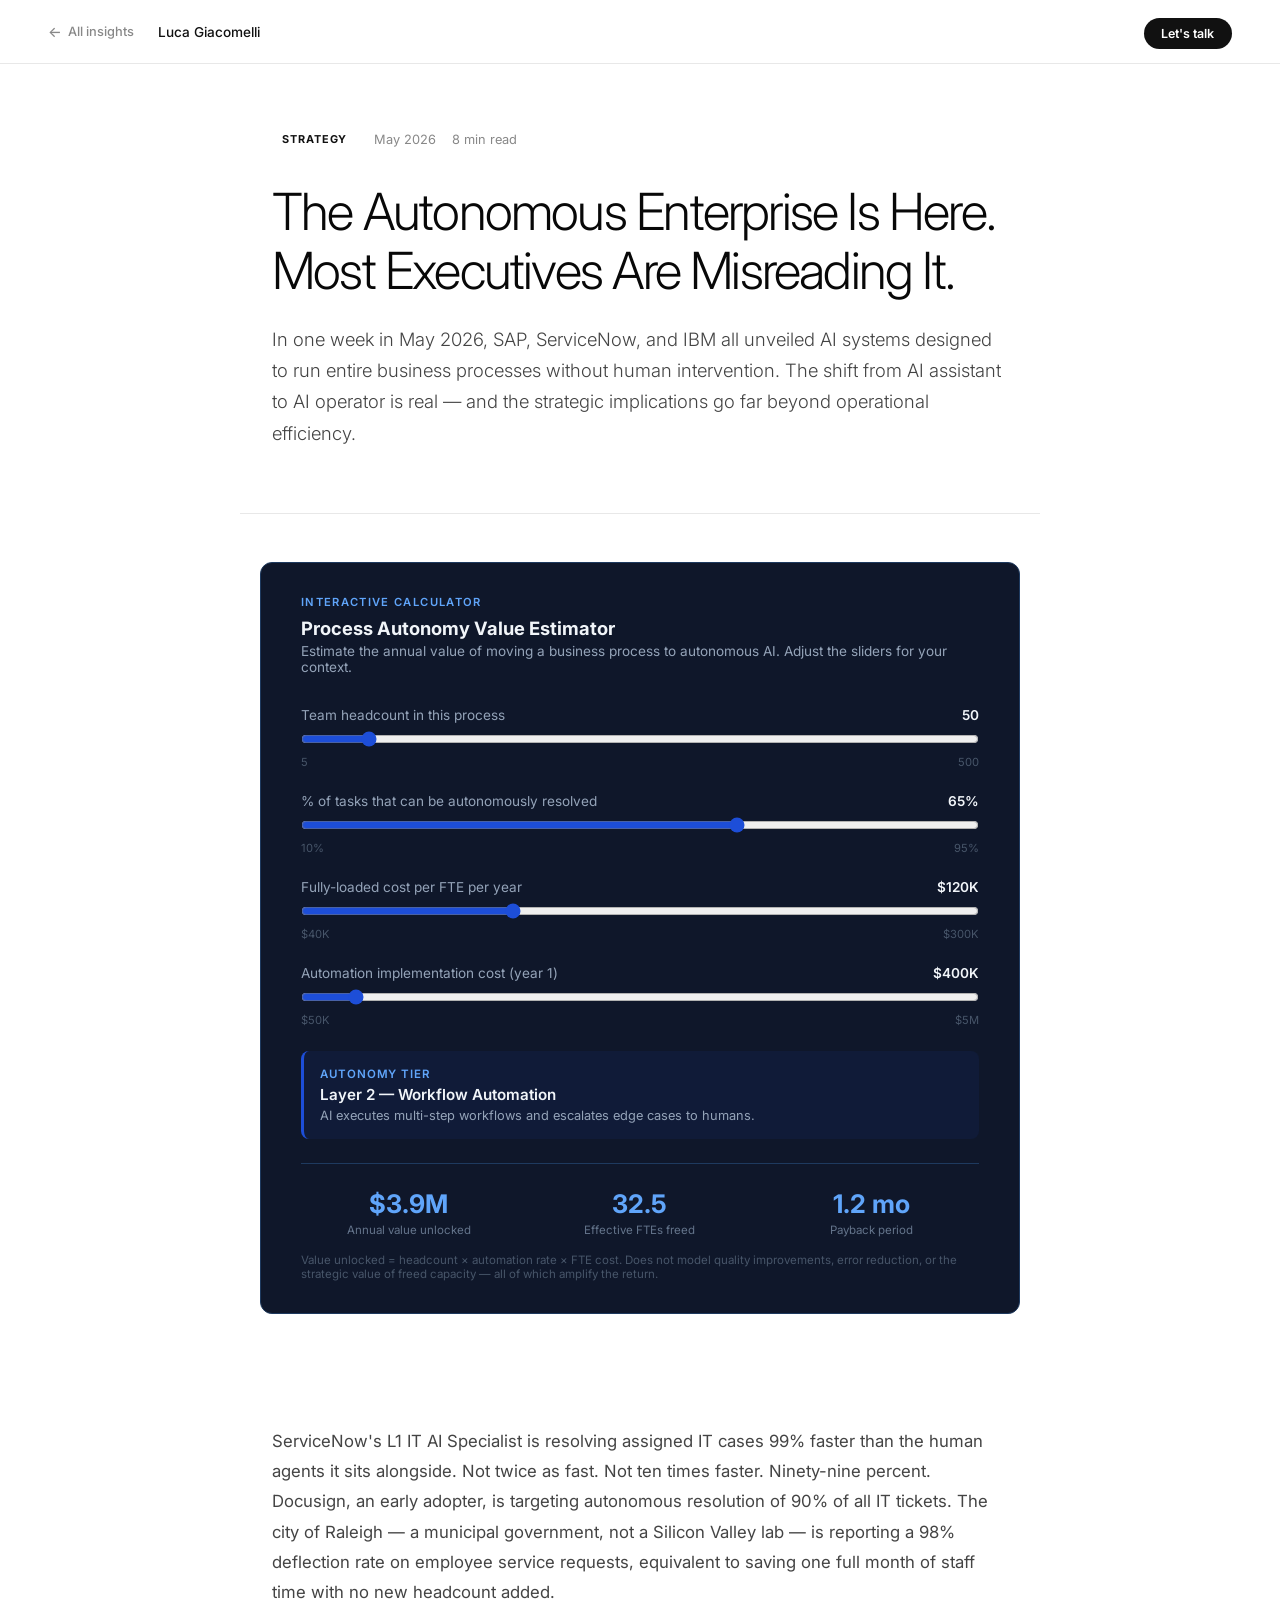
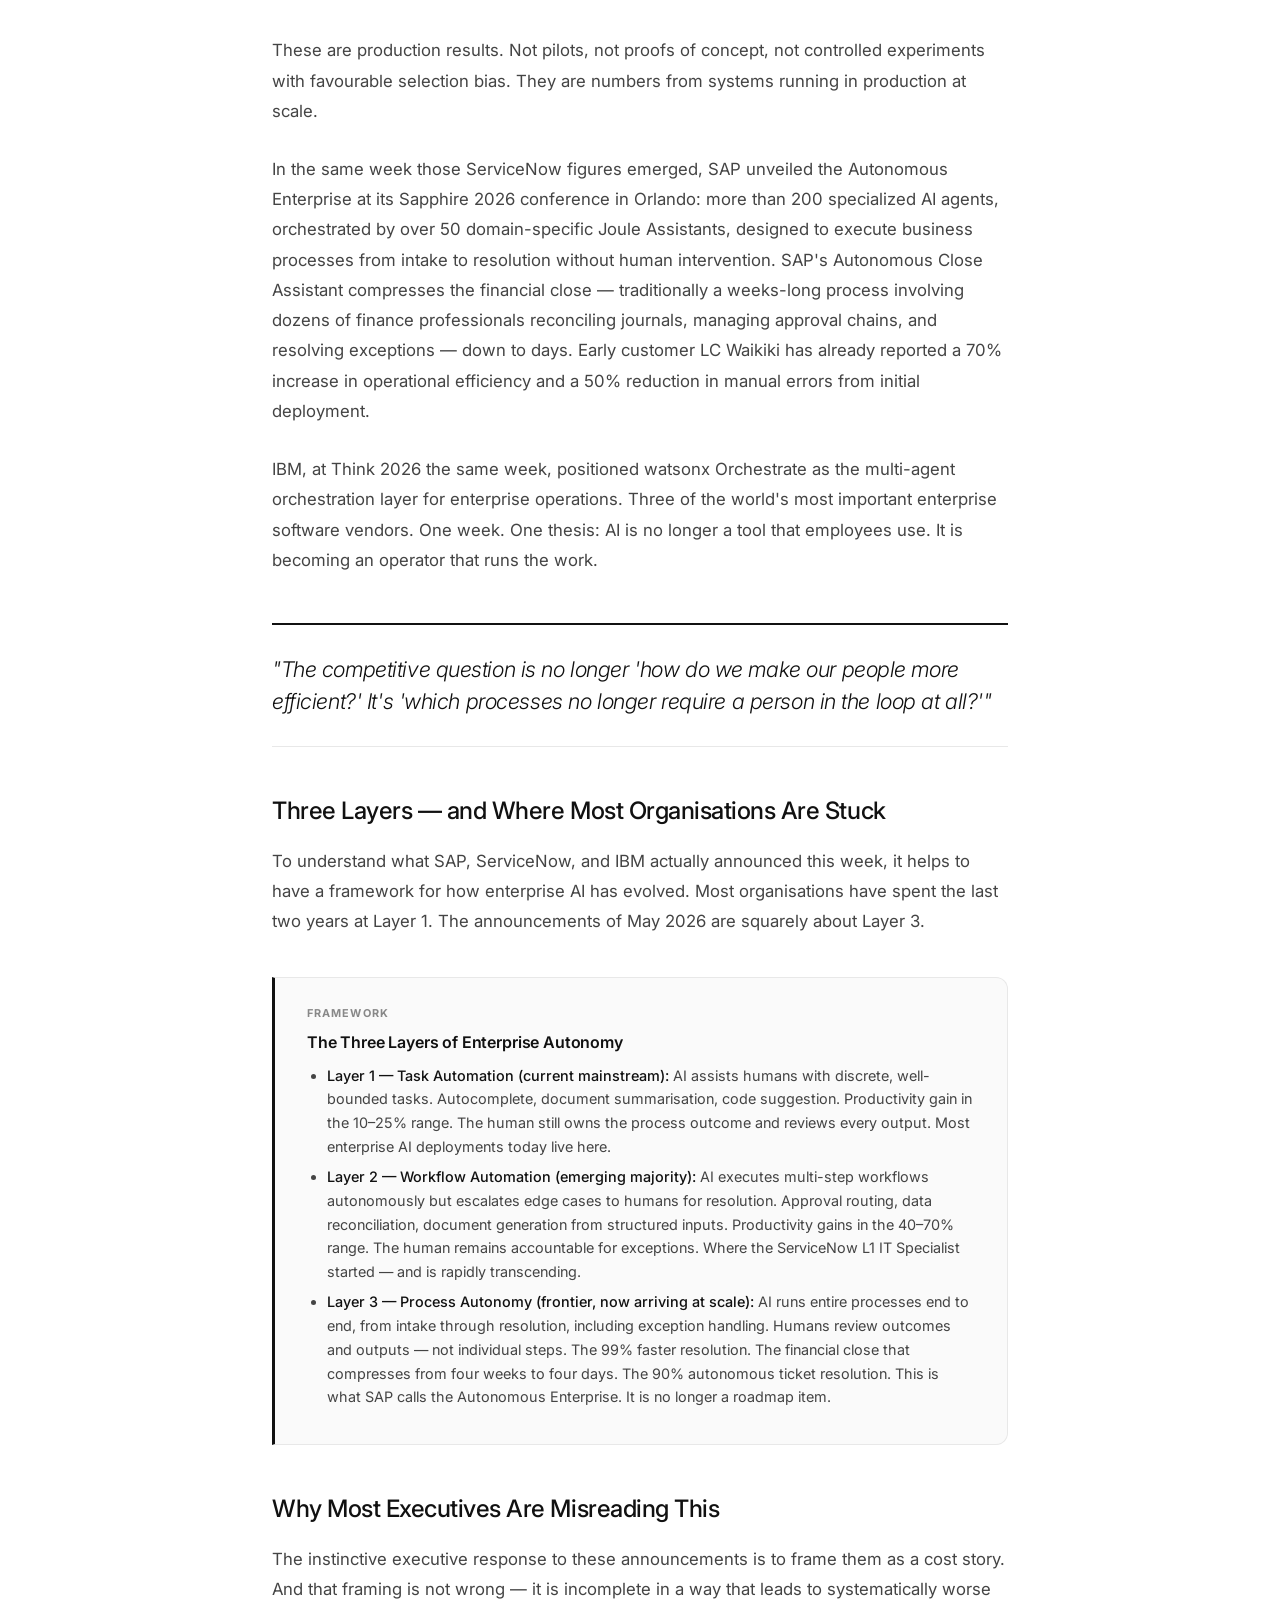
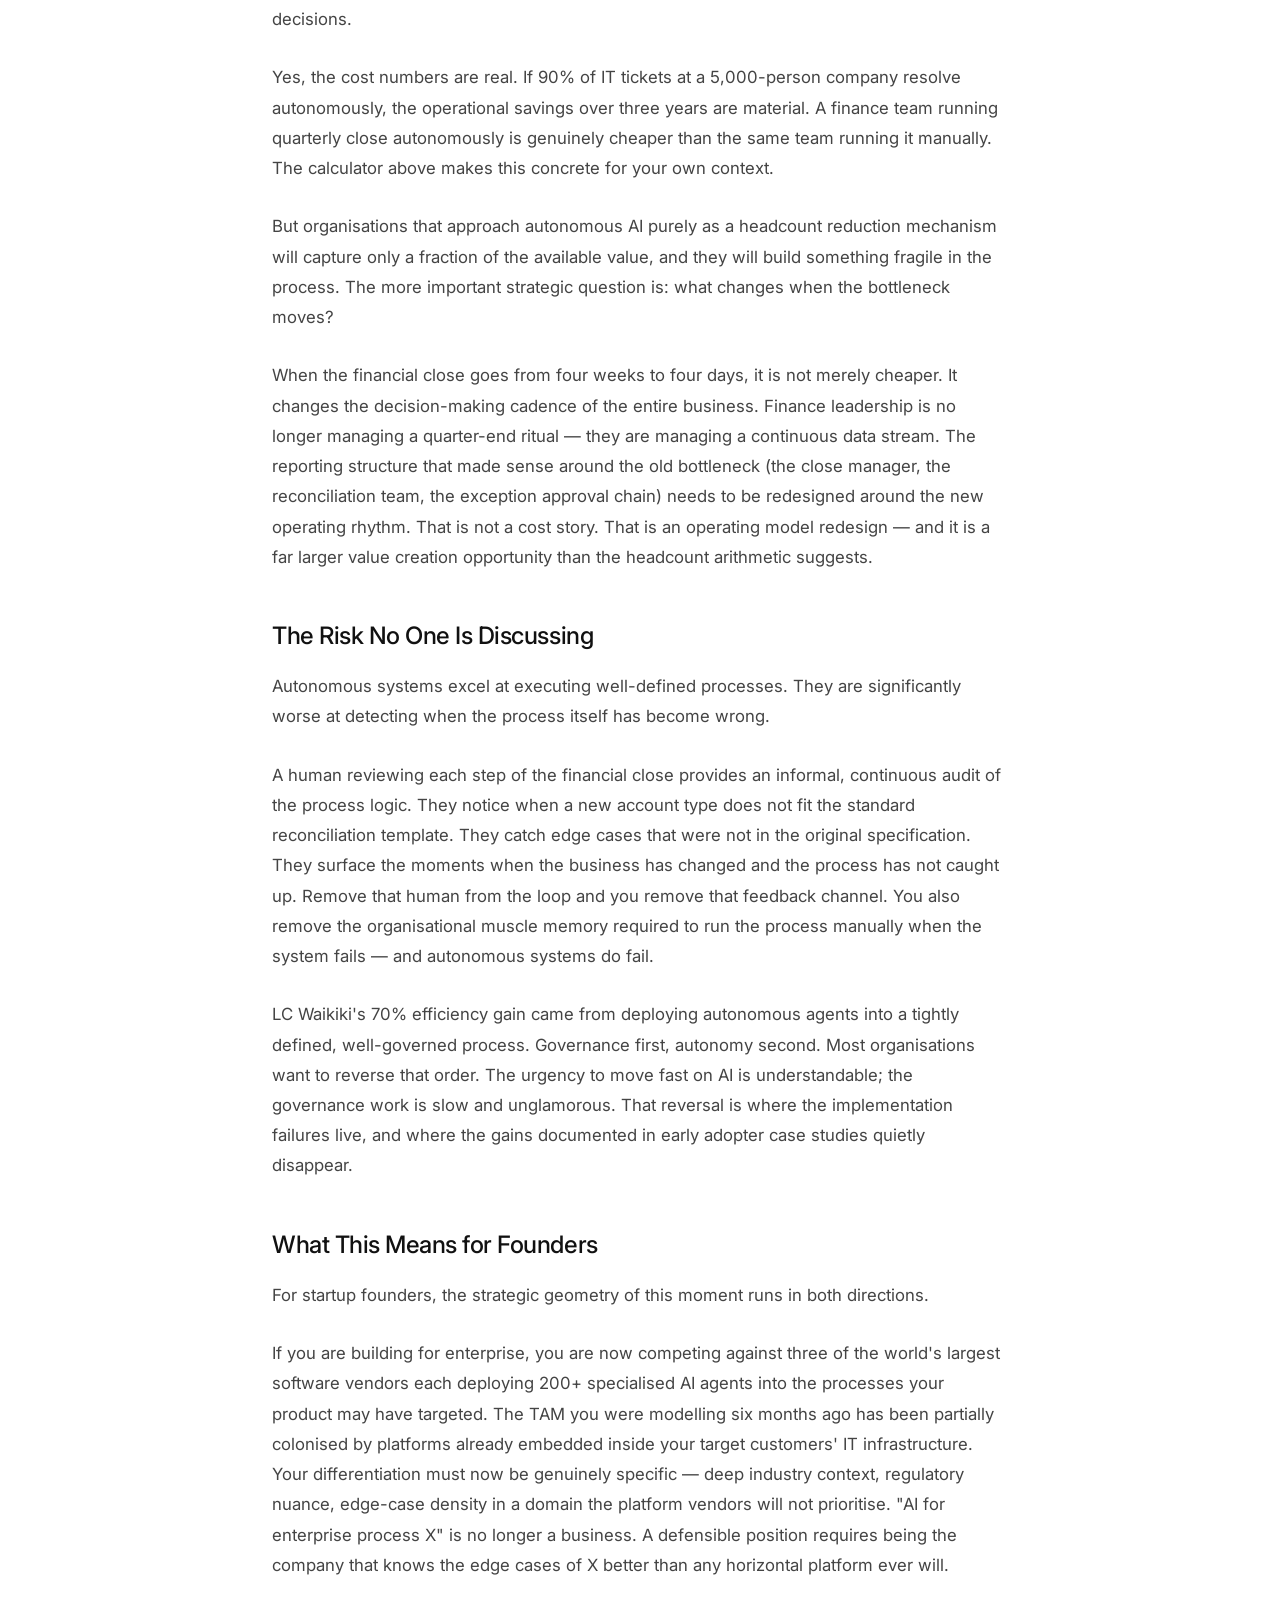
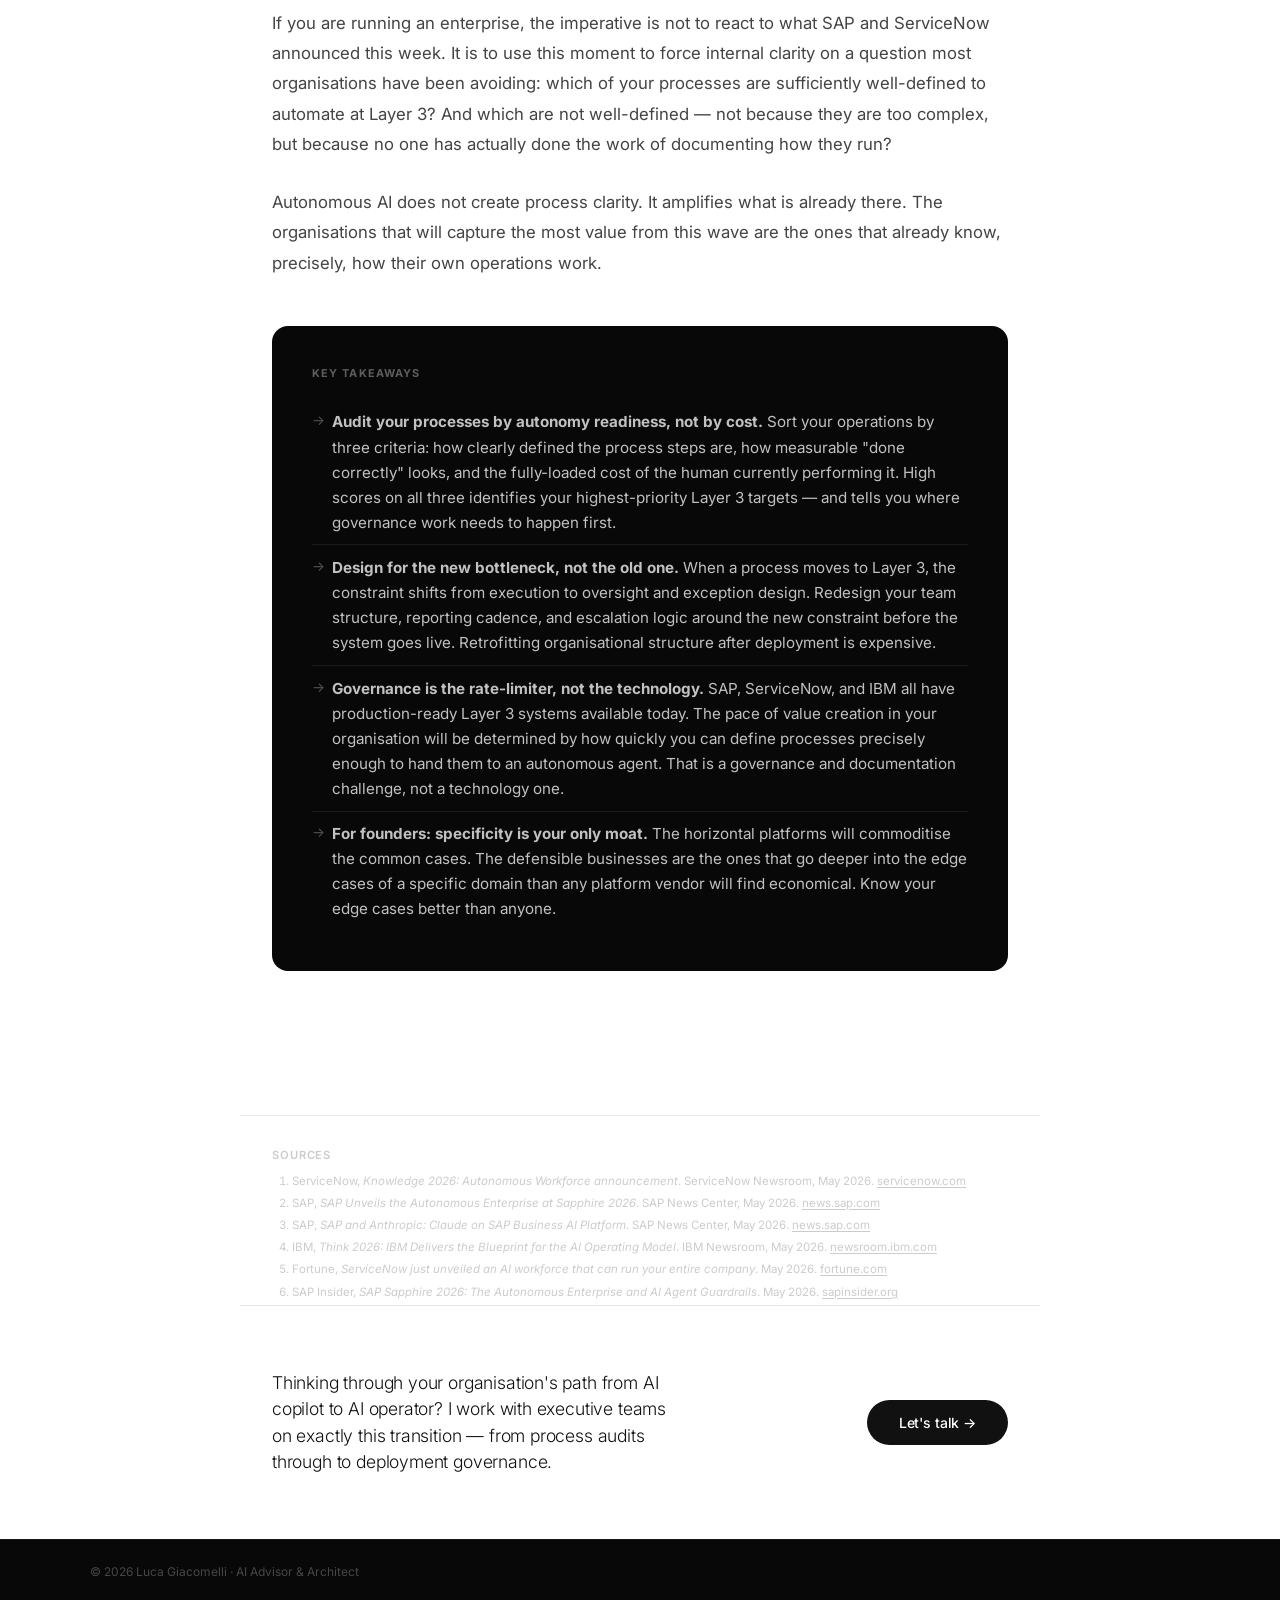
<file: insights/autonomous-enterprise-shift.html>
<!DOCTYPE html>
<html lang="en">
<head>
  <meta charset="UTF-8" />
  <meta name="viewport" content="width=device-width, initial-scale=1.0" />
  <title>The Autonomous Enterprise Is Here. Most Executives Are Misreading It. | Luca Giacomelli</title>
  <meta name="description" content="SAP, ServiceNow, and IBM all unveiled autonomous AI systems in one week. The shift from AI assistant to AI operator demands a new strategic framework." />
  <link rel="preconnect" href="https://fonts.googleapis.com" />
  <link rel="preconnect" href="https://fonts.gstatic.com" crossorigin />
  <link href="https://fonts.googleapis.com/css2?family=Inter:ital,wght@0,300;0,400;0,500;0,600;1,300&display=swap" rel="stylesheet" />
  <link rel="stylesheet" href="../css/base.css" />
  <link rel="stylesheet" href="../css/article.css" />
  <link rel="stylesheet" href="../css/paywall.css" />
  <script src="../js/analytics.js"></script>
  <link rel="icon" type="image/svg+xml" href="../favicon.svg" />
  <link rel="icon" type="image/x-icon" href="../favicon.ico" />
  <link rel="apple-touch-icon" href="../apple-touch-icon.png" />
</head>
<body data-insight-id="autonomous-enterprise-shift">
  <nav class="article-nav">
    <div class="article-nav-left">
      <a href="../insights.html" class="back-link">All insights</a>
      <a href="../index.html" class="nav-site-name">Luca Giacomelli</a>
    </div>
    <div class="article-nav-right">
      <a href="../index.html#contact">Let's talk</a>
    </div>
  </nav>

  <header class="article-header">
    <div class="article-meta">
      <span class="article-tag"></span>
      <span class="article-date"></span>
      <span class="article-read-time"></span>
    </div>
    <h1>The Autonomous Enterprise Is Here. Most Executives Are Misreading It.</h1>
    <p class="article-deck">In one week in May 2026, SAP, ServiceNow, and IBM all unveiled AI systems designed to run entire business processes without human intervention. The shift from AI assistant to AI operator is real — and the strategic implications go far beyond operational efficiency.</p>
  </header>

  <!-- INTERACTIVE DEMO: Process Autonomy Value Calculator -->
  <div style="background:#0f172a;border:1px solid #1e3a5f;border-radius:12px;padding:2rem 2.5rem;margin:3rem 0;max-width:760px;margin-left:auto;margin-right:auto;color:#e2e8f0;">
    <div style="font-size:0.7rem;letter-spacing:0.12em;color:#60a5fa;font-weight:600;text-transform:uppercase;margin-bottom:0.5rem;">Interactive Calculator</div>
    <h3 style="margin:0 0 0.25rem;font-size:1.15rem;color:#f1f5f9;">Process Autonomy Value Estimator</h3>
    <p style="margin:0 0 2rem;font-size:0.85rem;color:#94a3b8;">Estimate the annual value of moving a business process to autonomous AI. Adjust the sliders for your context.</p>

    <div style="display:grid;gap:1.5rem;">

      <div>
        <div style="display:flex;justify-content:space-between;margin-bottom:0.5rem;">
          <label style="font-size:0.85rem;color:#94a3b8;">Team headcount in this process</label>
          <span id="lbl-headcount" style="font-size:0.85rem;font-weight:600;color:#f1f5f9;">50</span>
        </div>
        <input id="sl-headcount" type="range" min="5" max="500" step="5" value="50"
          style="width:100%;accent-color:#1d4ed8;cursor:pointer;" oninput="calcAuto()"/>
        <div style="display:flex;justify-content:space-between;margin-top:0.25rem;">
          <span style="font-size:0.7rem;color:#475569;">5</span>
          <span style="font-size:0.7rem;color:#475569;">500</span>
        </div>
      </div>

      <div>
        <div style="display:flex;justify-content:space-between;margin-bottom:0.5rem;">
          <label style="font-size:0.85rem;color:#94a3b8;">% of tasks that can be autonomously resolved</label>
          <span id="lbl-pct" style="font-size:0.85rem;font-weight:600;color:#f1f5f9;">65%</span>
        </div>
        <input id="sl-pct" type="range" min="10" max="95" step="5" value="65"
          style="width:100%;accent-color:#1d4ed8;cursor:pointer;" oninput="calcAuto()"/>
        <div style="display:flex;justify-content:space-between;margin-top:0.25rem;">
          <span style="font-size:0.7rem;color:#475569;">10%</span>
          <span style="font-size:0.7rem;color:#475569;">95%</span>
        </div>
      </div>

      <div>
        <div style="display:flex;justify-content:space-between;margin-bottom:0.5rem;">
          <label style="font-size:0.85rem;color:#94a3b8;">Fully-loaded cost per FTE per year</label>
          <span id="lbl-fte" style="font-size:0.85rem;font-weight:600;color:#f1f5f9;">$120K</span>
        </div>
        <input id="sl-fte" type="range" min="40000" max="300000" step="10000" value="120000"
          style="width:100%;accent-color:#1d4ed8;cursor:pointer;" oninput="calcAuto()"/>
        <div style="display:flex;justify-content:space-between;margin-top:0.25rem;">
          <span style="font-size:0.7rem;color:#475569;">$40K</span>
          <span style="font-size:0.7rem;color:#475569;">$300K</span>
        </div>
      </div>

      <div>
        <div style="display:flex;justify-content:space-between;margin-bottom:0.5rem;">
          <label style="font-size:0.85rem;color:#94a3b8;">Automation implementation cost (year 1)</label>
          <span id="lbl-impl" style="font-size:0.85rem;font-weight:600;color:#f1f5f9;">$400K</span>
        </div>
        <input id="sl-impl" type="range" min="50000" max="5000000" step="50000" value="400000"
          style="width:100%;accent-color:#1d4ed8;cursor:pointer;" oninput="calcAuto()"/>
        <div style="display:flex;justify-content:space-between;margin-top:0.25rem;">
          <span style="font-size:0.7rem;color:#475569;">$50K</span>
          <span style="font-size:0.7rem;color:#475569;">$5M</span>
        </div>
      </div>
    </div>

    <!-- Autonomy tier indicator -->
    <div style="margin-top:1.5rem;padding:1rem;background:rgba(29,78,216,0.08);border-radius:8px;border-left:3px solid #1D4ED8;">
      <div style="font-size:0.72rem;color:#60a5fa;font-weight:600;letter-spacing:0.08em;text-transform:uppercase;margin-bottom:0.25rem;">Autonomy Tier</div>
      <div id="out-tier" style="font-size:0.95rem;font-weight:600;color:#f1f5f9;">Layer 2 — Workflow Automation</div>
      <div id="out-tier-desc" style="font-size:0.8rem;color:#94a3b8;margin-top:0.25rem;">AI executes workflows but escalates edge cases to humans.</div>
    </div>

    <!-- Results -->
    <div style="display:grid;grid-template-columns:repeat(3,1fr);gap:1rem;margin-top:1.5rem;padding-top:1.5rem;border-top:1px solid #1e3a5f;">
      <div style="text-align:center;">
        <div id="out-value" style="font-size:1.6rem;font-weight:700;color:#60a5fa;">$3.9M</div>
        <div style="font-size:0.72rem;color:#64748b;margin-top:0.25rem;">Annual value unlocked</div>
      </div>
      <div style="text-align:center;">
        <div id="out-ftes" style="font-size:1.6rem;font-weight:700;color:#60a5fa;">32.5</div>
        <div style="font-size:0.72rem;color:#64748b;margin-top:0.25rem;">Effective FTEs freed</div>
      </div>
      <div style="text-align:center;">
        <div id="out-payback" style="font-size:1.6rem;font-weight:700;color:#60a5fa;">1.2 mo</div>
        <div style="font-size:0.72rem;color:#64748b;margin-top:0.25rem;">Payback period</div>
      </div>
    </div>
    <p style="font-size:0.72rem;color:#475569;margin-top:1rem;margin-bottom:0;">Value unlocked = headcount × automation rate × FTE cost. Does not model quality improvements, error reduction, or the strategic value of freed capacity — all of which amplify the return.</p>
  </div>

  <script>
    function fmtDollar(n) {
      if (n >= 1e6) return '$' + (n / 1e6).toFixed(1) + 'M';
      if (n >= 1e3) return '$' + (n / 1e3).toFixed(0) + 'K';
      return '$' + Math.round(n).toLocaleString();
    }
    function calcAuto() {
      const hc   = +document.getElementById('sl-headcount').value;
      const pct  = +document.getElementById('sl-pct').value / 100;
      const fte  = +document.getElementById('sl-fte').value;
      const impl = +document.getElementById('sl-impl').value;

      document.getElementById('lbl-headcount').textContent = hc;
      document.getElementById('lbl-pct').textContent       = Math.round(pct * 100) + '%';
      document.getElementById('lbl-fte').textContent       = fmtDollar(fte);
      document.getElementById('lbl-impl').textContent      = fmtDollar(impl);

      const annualValue = hc * pct * fte;
      const ftesFreed   = hc * pct;
      const paybackMo   = (impl / annualValue) * 12;

      document.getElementById('out-value').textContent   = fmtDollar(annualValue);
      document.getElementById('out-ftes').textContent    = ftesFreed.toFixed(1);
      document.getElementById('out-payback').textContent = paybackMo < 1
        ? '< 1 mo'
        : paybackMo.toFixed(1) + ' mo';

      // Tier logic
      const tierEl   = document.getElementById('out-tier');
      const tierDesc = document.getElementById('out-tier-desc');
      const p = Math.round(pct * 100);
      if (p <= 30) {
        tierEl.textContent   = 'Layer 1 — Task Automation';
        tierDesc.textContent = 'AI assists humans with discrete tasks. Humans still own the process outcome.';
      } else if (p <= 65) {
        tierEl.textContent   = 'Layer 2 — Workflow Automation';
        tierDesc.textContent = 'AI executes multi-step workflows and escalates edge cases to humans.';
      } else {
        tierEl.textContent   = 'Layer 3 — Process Autonomy';
        tierDesc.textContent = 'AI runs the process end to end. Humans review outcomes, not steps.';
      }
    }
    calcAuto();
  </script>

  <div class="article-body">

    <p>ServiceNow's L1 IT AI Specialist is resolving assigned IT cases 99% faster than the human agents it sits alongside. Not twice as fast. Not ten times faster. Ninety-nine percent. Docusign, an early adopter, is targeting autonomous resolution of 90% of all IT tickets. The city of Raleigh — a municipal government, not a Silicon Valley lab — is reporting a 98% deflection rate on employee service requests, equivalent to saving one full month of staff time with no new headcount added.</p>

    <p>These are production results. Not pilots, not proofs of concept, not controlled experiments with favourable selection bias. They are numbers from systems running in production at scale.</p>

    <p>In the same week those ServiceNow figures emerged, SAP unveiled the Autonomous Enterprise at its Sapphire 2026 conference in Orlando: more than 200 specialized AI agents, orchestrated by over 50 domain-specific Joule Assistants, designed to execute business processes from intake to resolution without human intervention. SAP's Autonomous Close Assistant compresses the financial close — traditionally a weeks-long process involving dozens of finance professionals reconciling journals, managing approval chains, and resolving exceptions — down to days. Early customer LC Waikiki has already reported a 70% increase in operational efficiency and a 50% reduction in manual errors from initial deployment.</p>

    <p>IBM, at Think 2026 the same week, positioned watsonx Orchestrate as the multi-agent orchestration layer for enterprise operations. Three of the world's most important enterprise software vendors. One week. One thesis: AI is no longer a tool that employees use. It is becoming an operator that runs the work.</p>

    <div class="pull-quote">
      <p>"The competitive question is no longer 'how do we make our people more efficient?' It's 'which processes no longer require a person in the loop at all?'"</p>
    </div>

    <h2>Three Layers — and Where Most Organisations Are Stuck</h2>

    <p>To understand what SAP, ServiceNow, and IBM actually announced this week, it helps to have a framework for how enterprise AI has evolved. Most organisations have spent the last two years at Layer 1. The announcements of May 2026 are squarely about Layer 3.</p>

    <div class="framework-box">
      <div class="framework-label">Framework</div>
      <h3>The Three Layers of Enterprise Autonomy</h3>
      <ul>
        <li><strong>Layer 1 — Task Automation (current mainstream):</strong> AI assists humans with discrete, well-bounded tasks. Autocomplete, document summarisation, code suggestion. Productivity gain in the 10–25% range. The human still owns the process outcome and reviews every output. Most enterprise AI deployments today live here.</li>
        <li><strong>Layer 2 — Workflow Automation (emerging majority):</strong> AI executes multi-step workflows autonomously but escalates edge cases to humans for resolution. Approval routing, data reconciliation, document generation from structured inputs. Productivity gains in the 40–70% range. The human remains accountable for exceptions. Where the ServiceNow L1 IT Specialist started — and is rapidly transcending.</li>
        <li><strong>Layer 3 — Process Autonomy (frontier, now arriving at scale):</strong> AI runs entire processes end to end, from intake through resolution, including exception handling. Humans review outcomes and outputs — not individual steps. The 99% faster resolution. The financial close that compresses from four weeks to four days. The 90% autonomous ticket resolution. This is what SAP calls the Autonomous Enterprise. It is no longer a roadmap item.</li>
      </ul>
    </div>

    <h2>Why Most Executives Are Misreading This</h2>

    <p>The instinctive executive response to these announcements is to frame them as a cost story. And that framing is not wrong — it is incomplete in a way that leads to systematically worse decisions.</p>

    <p>Yes, the cost numbers are real. If 90% of IT tickets at a 5,000-person company resolve autonomously, the operational savings over three years are material. A finance team running quarterly close autonomously is genuinely cheaper than the same team running it manually. The calculator above makes this concrete for your own context.</p>

    <p>But organisations that approach autonomous AI purely as a headcount reduction mechanism will capture only a fraction of the available value, and they will build something fragile in the process. The more important strategic question is: what changes when the bottleneck moves?</p>

    <p>When the financial close goes from four weeks to four days, it is not merely cheaper. It changes the decision-making cadence of the entire business. Finance leadership is no longer managing a quarter-end ritual — they are managing a continuous data stream. The reporting structure that made sense around the old bottleneck (the close manager, the reconciliation team, the exception approval chain) needs to be redesigned around the new operating rhythm. That is not a cost story. That is an operating model redesign — and it is a far larger value creation opportunity than the headcount arithmetic suggests.</p>

    <h2>The Risk No One Is Discussing</h2>

    <p>Autonomous systems excel at executing well-defined processes. They are significantly worse at detecting when the process itself has become wrong.</p>

    <p>A human reviewing each step of the financial close provides an informal, continuous audit of the process logic. They notice when a new account type does not fit the standard reconciliation template. They catch edge cases that were not in the original specification. They surface the moments when the business has changed and the process has not caught up. Remove that human from the loop and you remove that feedback channel. You also remove the organisational muscle memory required to run the process manually when the system fails — and autonomous systems do fail.</p>

    <p>LC Waikiki's 70% efficiency gain came from deploying autonomous agents into a tightly defined, well-governed process. Governance first, autonomy second. Most organisations want to reverse that order. The urgency to move fast on AI is understandable; the governance work is slow and unglamorous. That reversal is where the implementation failures live, and where the gains documented in early adopter case studies quietly disappear.</p>

    <h2>What This Means for Founders</h2>

    <p>For startup founders, the strategic geometry of this moment runs in both directions.</p>

    <p>If you are building for enterprise, you are now competing against three of the world's largest software vendors each deploying 200+ specialised AI agents into the processes your product may have targeted. The TAM you were modelling six months ago has been partially colonised by platforms already embedded inside your target customers' IT infrastructure. Your differentiation must now be genuinely specific — deep industry context, regulatory nuance, edge-case density in a domain the platform vendors will not prioritise. "AI for enterprise process X" is no longer a business. A defensible position requires being the company that knows the edge cases of X better than any horizontal platform ever will.</p>

    <p>If you are running an enterprise, the imperative is not to react to what SAP and ServiceNow announced this week. It is to use this moment to force internal clarity on a question most organisations have been avoiding: which of your processes are sufficiently well-defined to automate at Layer 3? And which are not well-defined — not because they are too complex, but because no one has actually done the work of documenting how they run?</p>

    <p>Autonomous AI does not create process clarity. It amplifies what is already there. The organisations that will capture the most value from this wave are the ones that already know, precisely, how their own operations work.</p>

    <div class="takeaways">
      <div class="takeaways-label">Key Takeaways</div>
      <ul>
        <li><strong>Audit your processes by autonomy readiness, not by cost.</strong> Sort your operations by three criteria: how clearly defined the process steps are, how measurable "done correctly" looks, and the fully-loaded cost of the human currently performing it. High scores on all three identifies your highest-priority Layer 3 targets — and tells you where governance work needs to happen first.</li>
        <li><strong>Design for the new bottleneck, not the old one.</strong> When a process moves to Layer 3, the constraint shifts from execution to oversight and exception design. Redesign your team structure, reporting cadence, and escalation logic around the new constraint before the system goes live. Retrofitting organisational structure after deployment is expensive.</li>
        <li><strong>Governance is the rate-limiter, not the technology.</strong> SAP, ServiceNow, and IBM all have production-ready Layer 3 systems available today. The pace of value creation in your organisation will be determined by how quickly you can define processes precisely enough to hand them to an autonomous agent. That is a governance and documentation challenge, not a technology one.</li>
        <li><strong>For founders: specificity is your only moat.</strong> The horizontal platforms will commoditise the common cases. The defensible businesses are the ones that go deeper into the edge cases of a specific domain than any platform vendor will find economical. Know your edge cases better than anyone.</li>
      </ul>
    </div>

  </div>

  <div class="article-sources">
    <p>Sources</p>
    <ol>
      <li>ServiceNow, <em>Knowledge 2026: Autonomous Workforce announcement</em>. ServiceNow Newsroom, May 2026. <a href="https://newsroom.servicenow.com/press-releases/details/2026/ServiceNow-brings-Autonomous-Workforce-to-every-major-business-function/default.aspx" target="_blank" rel="noopener">servicenow.com</a></li>
      <li>SAP, <em>SAP Unveils the Autonomous Enterprise at Sapphire 2026</em>. SAP News Center, May 2026. <a href="https://news.sap.com/2026/05/sap-sapphire-sap-unveils-autonomous-enterprise/" target="_blank" rel="noopener">news.sap.com</a></li>
      <li>SAP, <em>SAP and Anthropic: Claude on SAP Business AI Platform</em>. SAP News Center, May 2026. <a href="https://news.sap.com/2026/05/sap-anthropic-to-bring-claude-sap-business-ai-platform/" target="_blank" rel="noopener">news.sap.com</a></li>
      <li>IBM, <em>Think 2026: IBM Delivers the Blueprint for the AI Operating Model</em>. IBM Newsroom, May 2026. <a href="https://newsroom.ibm.com/2026-05-05-think-2026-ibm-delivers-the-blueprint-for-the-ai-operating-model-as-the-ai-divide-widens" target="_blank" rel="noopener">newsroom.ibm.com</a></li>
      <li>Fortune, <em>ServiceNow just unveiled an AI workforce that can run your entire company</em>. May 2026. <a href="https://fortune.com/2026/05/05/servicenow-knowledge-2026-autonomous-workforce-microsoft-nvidia-ai-announcements/" target="_blank" rel="noopener">fortune.com</a></li>
      <li>SAP Insider, <em>SAP Sapphire 2026: The Autonomous Enterprise and AI Agent Guardrails</em>. May 2026. <a href="https://sapinsider.org/blogs/sap-sapphire-2026-autonomous-enterprise-ai-agents/" target="_blank" rel="noopener">sapinsider.org</a></li>
    </ol>
  </div>

  <div class="article-footer-cta">
    <p>Thinking through your organisation's path from AI copilot to AI operator? I work with executive teams on exactly this transition — from process audits through to deployment governance.</p>
    <a href="../index.html#contact" class="btn-primary">Let's talk →</a>
  </div>

  <footer style="background:var(--black);border-top:1px solid rgba(255,255,255,0.06);padding:1.5rem 3rem;">
    <div style="max-width:1100px;margin:0 auto;display:flex;justify-content:space-between;align-items:center;flex-wrap:wrap;gap:1rem;">
      <p style="font-size:0.75rem;color:rgba(255,255,255,0.25);">© 2026 Luca Giacomelli · AI Advisor & Architect</p>
    </div>
  </footer>

  <script src="../data/insights.js"></script>
  <script src="../js/subscription.js"></script>
  <script src="../js/paywall.js"></script>
</body>
</html>
</file>
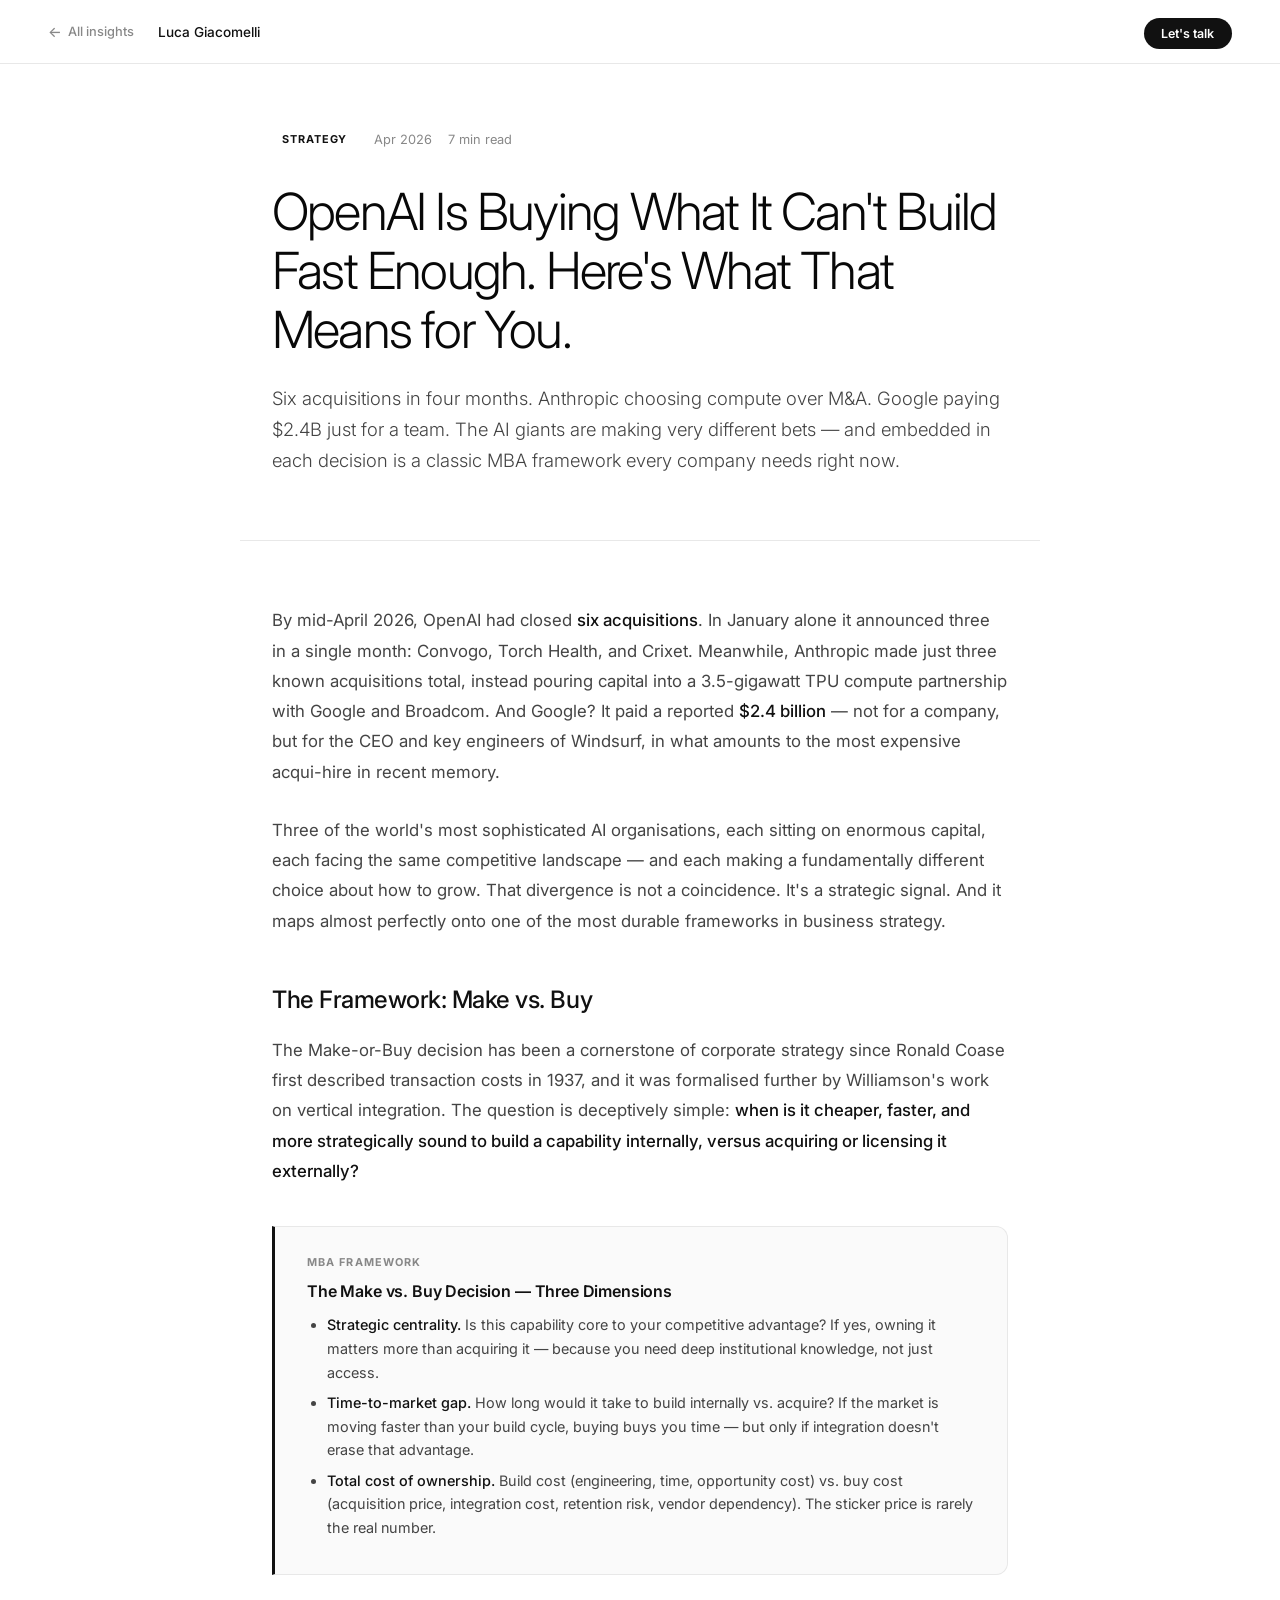
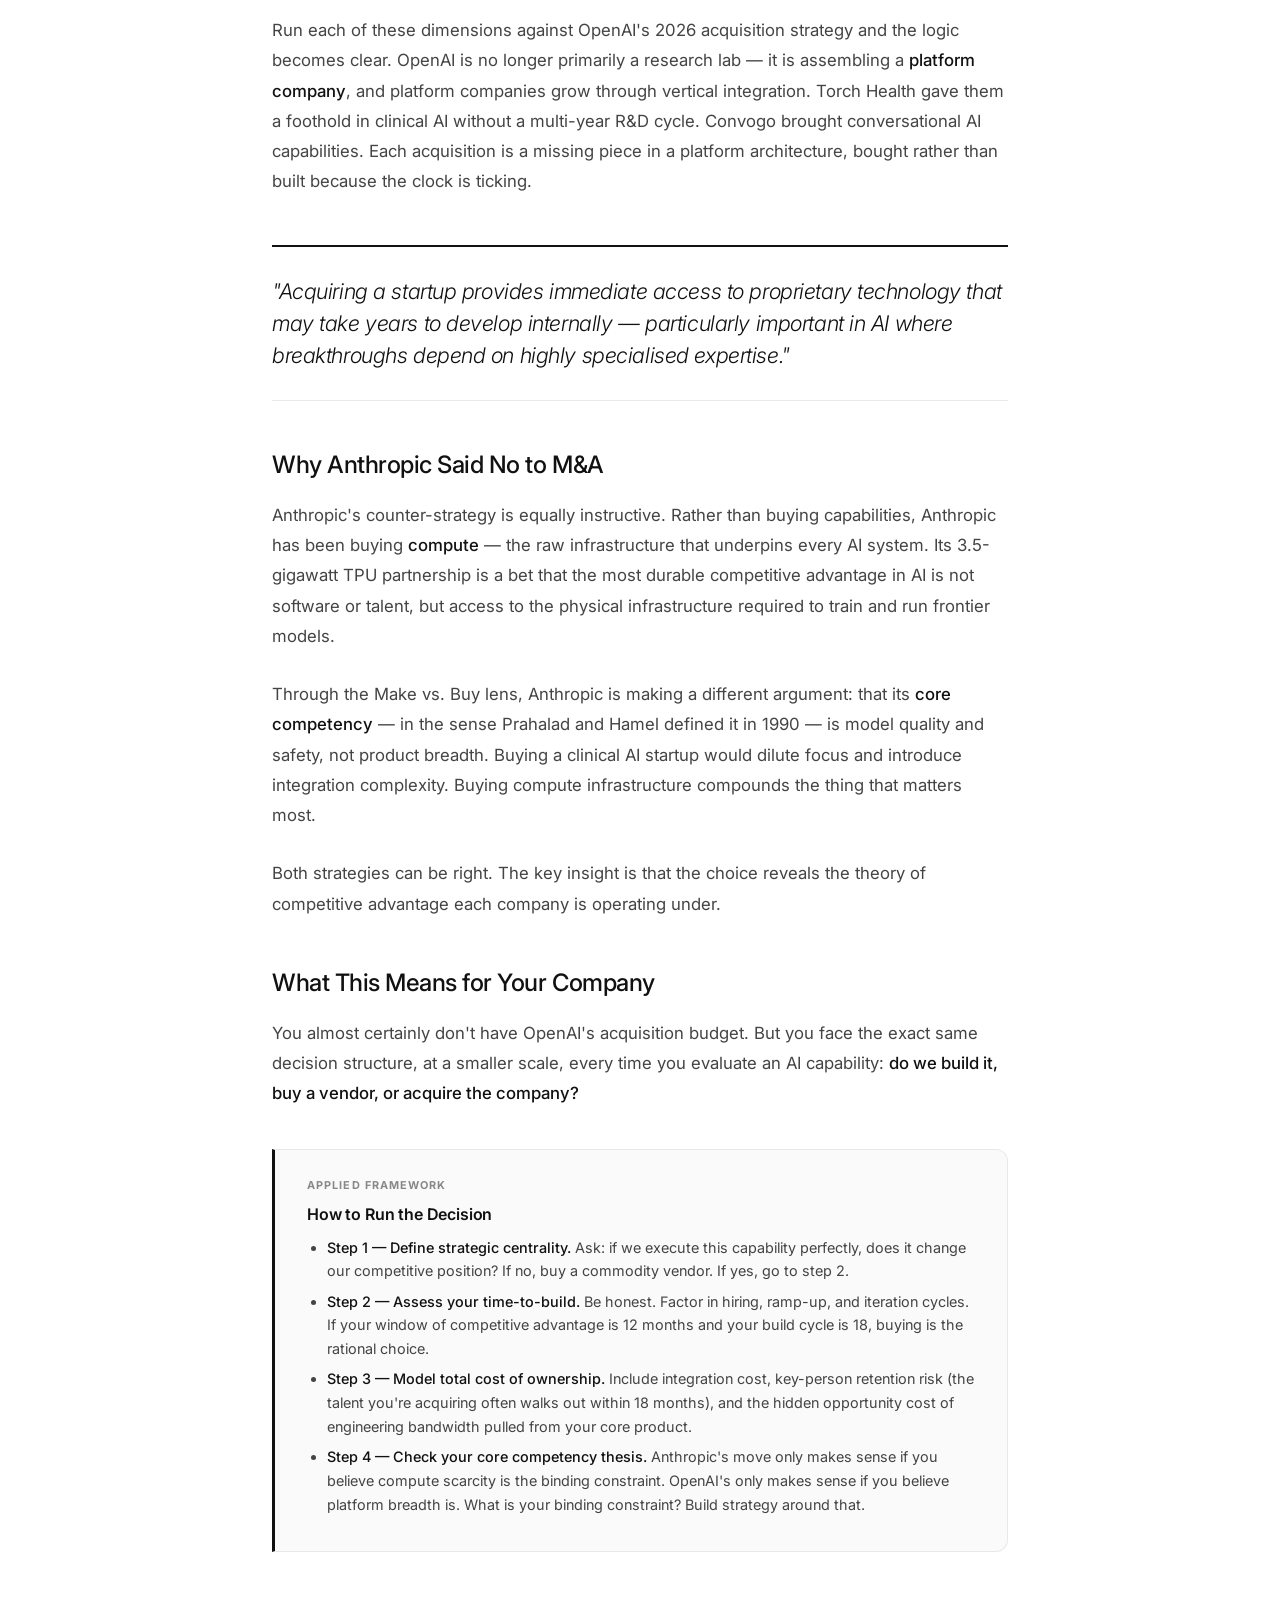
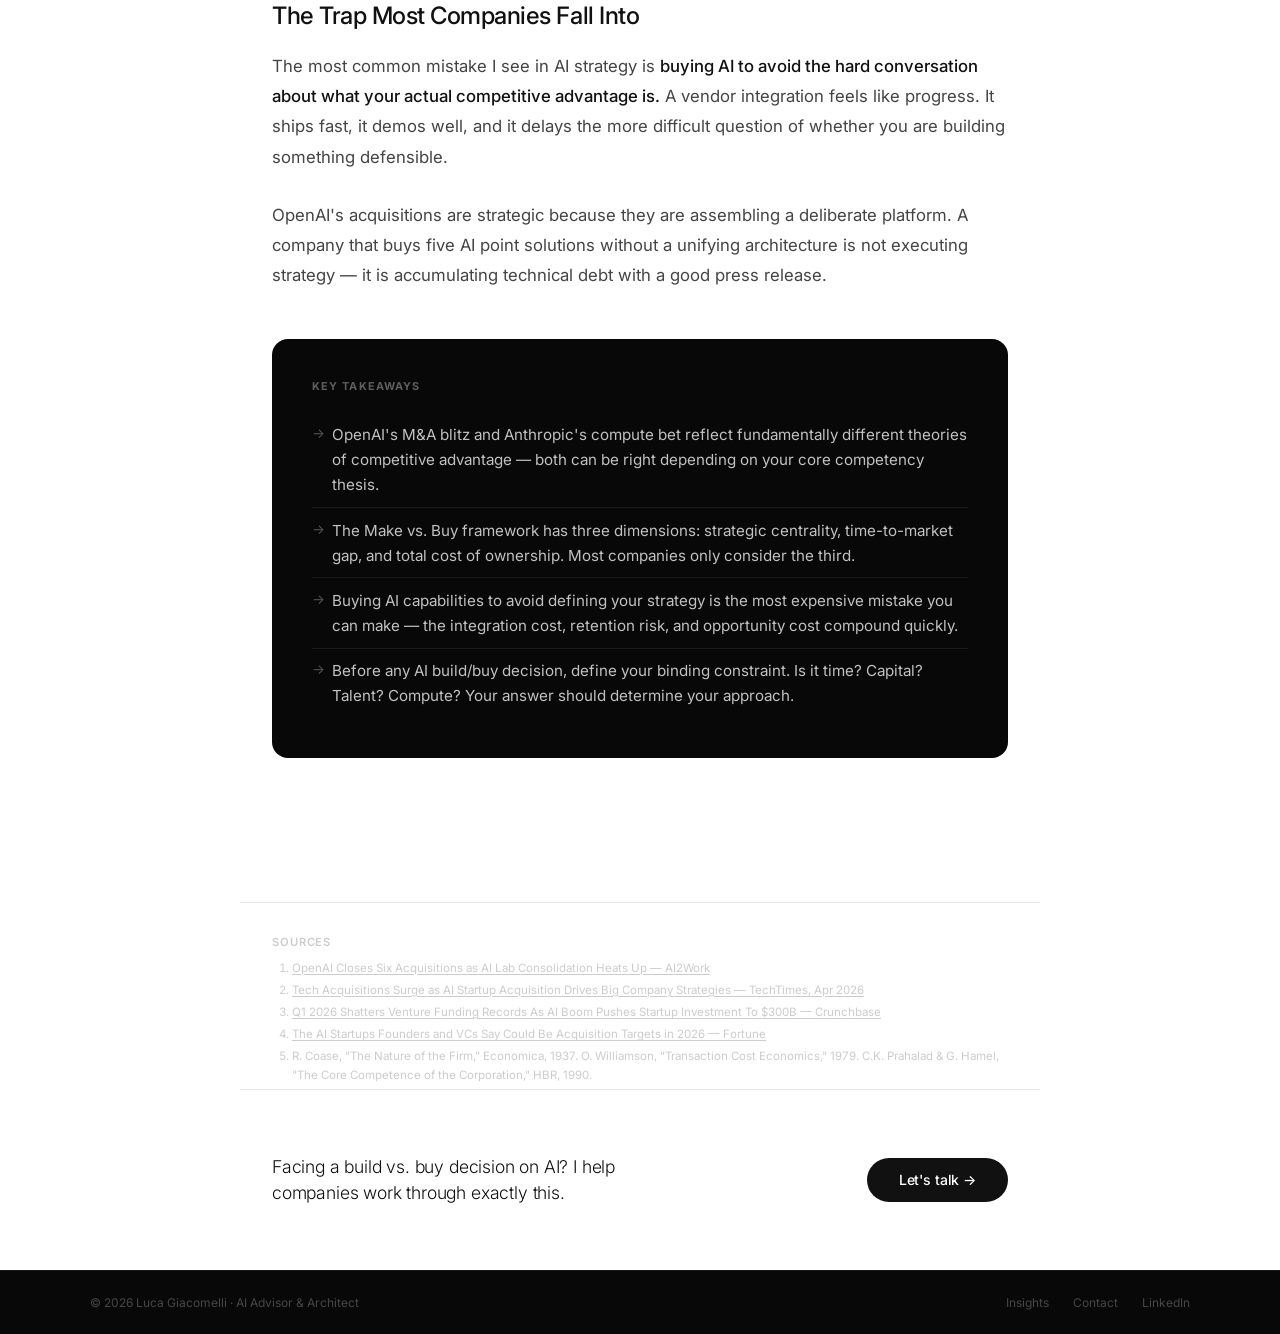
<file: insights/build-vs-buy.html>
<!DOCTYPE html>
<html lang="en">
<head>
  <meta charset="UTF-8" />
  <meta name="viewport" content="width=device-width, initial-scale=1.0" />
  <title>OpenAI Is Buying What It Can't Build — The Make vs. Buy Framework | Luca Giacomelli</title>
  <meta name="description" content="OpenAI closed 6 acquisitions by April 2026. Anthropic bet on compute instead. What their diverging strategies reveal about the most important AI decision your company faces." />
  <meta name="author" content="Luca Giacomelli" />
  <meta name="keywords" content="build vs buy AI, OpenAI acquisitions, Anthropic strategy, make vs buy framework, AI M&A, AI product strategy" />
  <meta name="robots" content="index, follow" />

  <!-- Canonical -->
  <link rel="canonical" href="https://lucagiacomelli.github.io/insights/build-vs-buy.html" />

  <!-- Open Graph -->
  <meta property="og:type" content="article" />
  <meta property="og:url" content="https://lucagiacomelli.github.io/insights/build-vs-buy.html" />
  <meta property="og:site_name" content="Luca Giacomelli" />
  <meta property="og:title" content="OpenAI Is Buying What It Can't Build — The Make vs. Buy Framework | Luca Giacomelli" />
  <meta property="og:description" content="OpenAI closed 6 acquisitions by April 2026. Anthropic bet on compute instead. What their diverging strategies reveal about the most important AI decision your company faces." />
  <meta property="article:author" content="Luca Giacomelli" />
  <meta property="article:published_time" content="2026-05-01" />
  <meta property="article:tag" content="Strategy" />
  <!-- <meta property="og:image" content="https://lucagiacomelli.github.io/og-image.jpg" /> -->

  <!-- Twitter Card -->
  <meta name="twitter:card" content="summary_large_image" />
  <meta name="twitter:title" content="OpenAI Is Buying What It Can't Build — The Make vs. Buy Framework | Luca Giacomelli" />
  <meta name="twitter:description" content="OpenAI closed 6 acquisitions by April 2026. Anthropic bet on compute instead. What their diverging strategies reveal about the most important AI decision your company faces." />
  <!-- <meta name="twitter:image" content="https://lucagiacomelli.github.io/og-image.jpg" /> -->

  <!-- Common assets (fonts, styles, analytics, favicons) -->
  <script src="../js/article-head.js"></script>
</head>
<body data-insight-id="build-vs-buy">

  <!-- NAV -->
  <nav class="article-nav">
    <div class="article-nav-left">
      <a href="../insights.html" class="back-link">All insights</a>
      <a href="../index.html" class="nav-site-name">Luca Giacomelli</a>
    </div>
    <div class="article-nav-right">
      <a href="../index.html#contact">Let's talk</a>
    </div>
  </nav>

  <!-- HEADER -->
  <header class="article-header">
    <div class="article-meta">
      <span class="article-tag"></span>
      <span class="article-date"></span>
      <span class="article-read-time"></span>
    </div>
    <h1>OpenAI Is Buying What It Can't Build Fast Enough. Here's What That Means for You.</h1>
    <p class="article-deck">
      Six acquisitions in four months. Anthropic choosing compute over M&A. Google paying $2.4B
      just for a team. The AI giants are making very different bets — and embedded in each decision
      is a classic MBA framework every company needs right now.
    </p>
  </header>

  <!-- BODY -->
  <div class="article-body">

    <p>
      By mid-April 2026, OpenAI had closed <strong>six acquisitions</strong>. In January alone
      it announced three in a single month: Convogo, Torch Health, and Crixet. Meanwhile,
      Anthropic made just three known acquisitions total, instead pouring capital into
      a 3.5-gigawatt TPU compute partnership with Google and Broadcom. And Google?
      It paid a reported <strong>$2.4 billion</strong> — not for a company, but for the CEO and
      key engineers of Windsurf, in what amounts to the most expensive acqui-hire in recent memory.
    </p>

    <p>
      Three of the world's most sophisticated AI organisations, each sitting on enormous capital,
      each facing the same competitive landscape — and each making a fundamentally different choice
      about how to grow. That divergence is not a coincidence. It's a strategic signal.
      And it maps almost perfectly onto one of the most durable frameworks in business strategy.
    </p>

    <h2>The Framework: Make vs. Buy</h2>

    <p>
      The Make-or-Buy decision has been a cornerstone of corporate strategy since Ronald Coase
      first described transaction costs in 1937, and it was formalised further by Williamson's
      work on vertical integration. The question is deceptively simple: <strong>when is it cheaper,
      faster, and more strategically sound to build a capability internally, versus acquiring
      or licensing it externally?</strong>
    </p>

    <div class="framework-box">
      <div class="framework-label">MBA Framework</div>
      <h3>The Make vs. Buy Decision — Three Dimensions</h3>
      <ul>
        <li><strong>Strategic centrality.</strong> Is this capability core to your competitive advantage? If yes, owning it matters more than acquiring it — because you need deep institutional knowledge, not just access.</li>
        <li><strong>Time-to-market gap.</strong> How long would it take to build internally vs. acquire? If the market is moving faster than your build cycle, buying buys you time — but only if integration doesn't erase that advantage.</li>
        <li><strong>Total cost of ownership.</strong> Build cost (engineering, time, opportunity cost) vs. buy cost (acquisition price, integration cost, retention risk, vendor dependency). The sticker price is rarely the real number.</li>
      </ul>
    </div>

    <p>
      Run each of these dimensions against OpenAI's 2026 acquisition strategy and the logic
      becomes clear. OpenAI is no longer primarily a research lab — it is assembling a
      <strong>platform company</strong>, and platform companies grow through vertical integration.
      Torch Health gave them a foothold in clinical AI without a multi-year R&D cycle.
      Convogo brought conversational AI capabilities. Each acquisition is a missing piece
      in a platform architecture, bought rather than built because the clock is ticking.
    </p>

    <div class="pull-quote">
      <p>"Acquiring a startup provides immediate access to proprietary technology that may take years to develop internally — particularly important in AI where breakthroughs depend on highly specialised expertise."</p>
    </div>

    <h2>Why Anthropic Said No to M&A</h2>

    <p>
      Anthropic's counter-strategy is equally instructive. Rather than buying capabilities,
      Anthropic has been buying <strong>compute</strong> — the raw infrastructure that underpins
      every AI system. Its 3.5-gigawatt TPU partnership is a bet that the most durable
      competitive advantage in AI is not software or talent, but access to the physical
      infrastructure required to train and run frontier models.
    </p>

    <p>
      Through the Make vs. Buy lens, Anthropic is making a different argument: that its
      <strong>core competency</strong> — in the sense Prahalad and Hamel defined it in 1990 —
      is model quality and safety, not product breadth. Buying a clinical AI startup would
      dilute focus and introduce integration complexity. Buying compute infrastructure
      compounds the thing that matters most.
    </p>

    <p>
      Both strategies can be right. The key insight is that the choice reveals the theory of
      competitive advantage each company is operating under.
    </p>

    <h2>What This Means for Your Company</h2>

    <p>
      You almost certainly don't have OpenAI's acquisition budget. But you face the exact same
      decision structure, at a smaller scale, every time you evaluate an AI capability:
      <strong>do we build it, buy a vendor, or acquire the company?</strong>
    </p>

    <div class="framework-box">
      <div class="framework-label">Applied Framework</div>
      <h3>How to Run the Decision</h3>
      <ul>
        <li><strong>Step 1 — Define strategic centrality.</strong> Ask: if we execute this capability perfectly, does it change our competitive position? If no, buy a commodity vendor. If yes, go to step 2.</li>
        <li><strong>Step 2 — Assess your time-to-build.</strong> Be honest. Factor in hiring, ramp-up, and iteration cycles. If your window of competitive advantage is 12 months and your build cycle is 18, buying is the rational choice.</li>
        <li><strong>Step 3 — Model total cost of ownership.</strong> Include integration cost, key-person retention risk (the talent you're acquiring often walks out within 18 months), and the hidden opportunity cost of engineering bandwidth pulled from your core product.</li>
        <li><strong>Step 4 — Check your core competency thesis.</strong> Anthropic's move only makes sense if you believe compute scarcity is the binding constraint. OpenAI's only makes sense if you believe platform breadth is. What is your binding constraint? Build strategy around that.</li>
      </ul>
    </div>

    <h2>The Trap Most Companies Fall Into</h2>

    <p>
      The most common mistake I see in AI strategy is <strong>buying AI to avoid the hard
      conversation about what your actual competitive advantage is.</strong> A vendor
      integration feels like progress. It ships fast, it demos well, and it delays the
      more difficult question of whether you are building something defensible.
    </p>

    <p>
      OpenAI's acquisitions are strategic because they are assembling a deliberate platform.
      A company that buys five AI point solutions without a unifying architecture is not
      executing strategy — it is accumulating technical debt with a good press release.
    </p>

    <div class="takeaways">
      <div class="takeaways-label">Key Takeaways</div>
      <ul>
        <li>OpenAI's M&A blitz and Anthropic's compute bet reflect fundamentally different theories of competitive advantage — both can be right depending on your core competency thesis.</li>
        <li>The Make vs. Buy framework has three dimensions: strategic centrality, time-to-market gap, and total cost of ownership. Most companies only consider the third.</li>
        <li>Buying AI capabilities to avoid defining your strategy is the most expensive mistake you can make — the integration cost, retention risk, and opportunity cost compound quickly.</li>
        <li>Before any AI build/buy decision, define your binding constraint. Is it time? Capital? Talent? Compute? Your answer should determine your approach.</li>
      </ul>
    </div>

  </div>

  <!-- SOURCES -->
  <div class="article-sources">
    <p>Sources</p>
    <ol>
      <li><a href="https://ai2.work/blog/openai-closes-six-acquisitions-as-ai-lab-consolidation-heats-up" target="_blank">OpenAI Closes Six Acquisitions as AI Lab Consolidation Heats Up — AI2Work</a></li>
      <li><a href="https://www.techtimes.com/articles/315946/20260417/tech-acquisitions-surge-ai-startup-acquisition-drives-big-company-strategies.htm" target="_blank">Tech Acquisitions Surge as AI Startup Acquisition Drives Big Company Strategies — TechTimes, Apr 2026</a></li>
      <li><a href="https://news.crunchbase.com/venture/record-breaking-funding-ai-global-q1-2026/" target="_blank">Q1 2026 Shatters Venture Funding Records As AI Boom Pushes Startup Investment To $300B — Crunchbase</a></li>
      <li><a href="https://fortune.com/2025/12/24/the-ai-startups-founders-and-vcs-say-could-be-acquisition-targets-2026/" target="_blank">The AI Startups Founders and VCs Say Could Be Acquisition Targets in 2026 — Fortune</a></li>
      <li>R. Coase, "The Nature of the Firm," Economica, 1937. O. Williamson, "Transaction Cost Economics," 1979. C.K. Prahalad & G. Hamel, "The Core Competence of the Corporation," HBR, 1990.</li>
    </ol>
  </div>

  <!-- FOOTER CTA -->
  <div class="article-footer-cta">
    <p>Facing a build vs. buy decision on AI? I help companies work through exactly this.</p>
    <a href="../index.html#contact" class="btn-primary">Let's talk →</a>
  </div>

  <!-- SITE FOOTER -->
  <footer style="background:var(--black);border-top:1px solid rgba(255,255,255,0.06);padding:1.5rem 3rem;">
    <div style="max-width:1100px;margin:0 auto;display:flex;justify-content:space-between;align-items:center;flex-wrap:wrap;gap:1rem;">
      <p style="font-size:0.75rem;color:rgba(255,255,255,0.25);">© 2026 Luca Giacomelli · AI Advisor &amp; Architect</p>
      <div style="display:flex;gap:1.5rem;">
        <a href="../index.html#insights" style="font-size:0.75rem;color:rgba(255,255,255,0.25);text-decoration:none;">Insights</a>
        <a href="../index.html#contact" style="font-size:0.75rem;color:rgba(255,255,255,0.25);text-decoration:none;">Contact</a>
        <a href="https://www.linkedin.com/in/luca-giacomelli-20052a136/" target="_blank" style="font-size:0.75rem;color:rgba(255,255,255,0.25);text-decoration:none;">LinkedIn</a>
      </div>
    </div>
  </footer>


  <script src="../data/insights.js"></script>
  <script src="../js/subscription.js"></script>
  <script src="../js/paywall.js"></script>
</body>
</html>
</file>
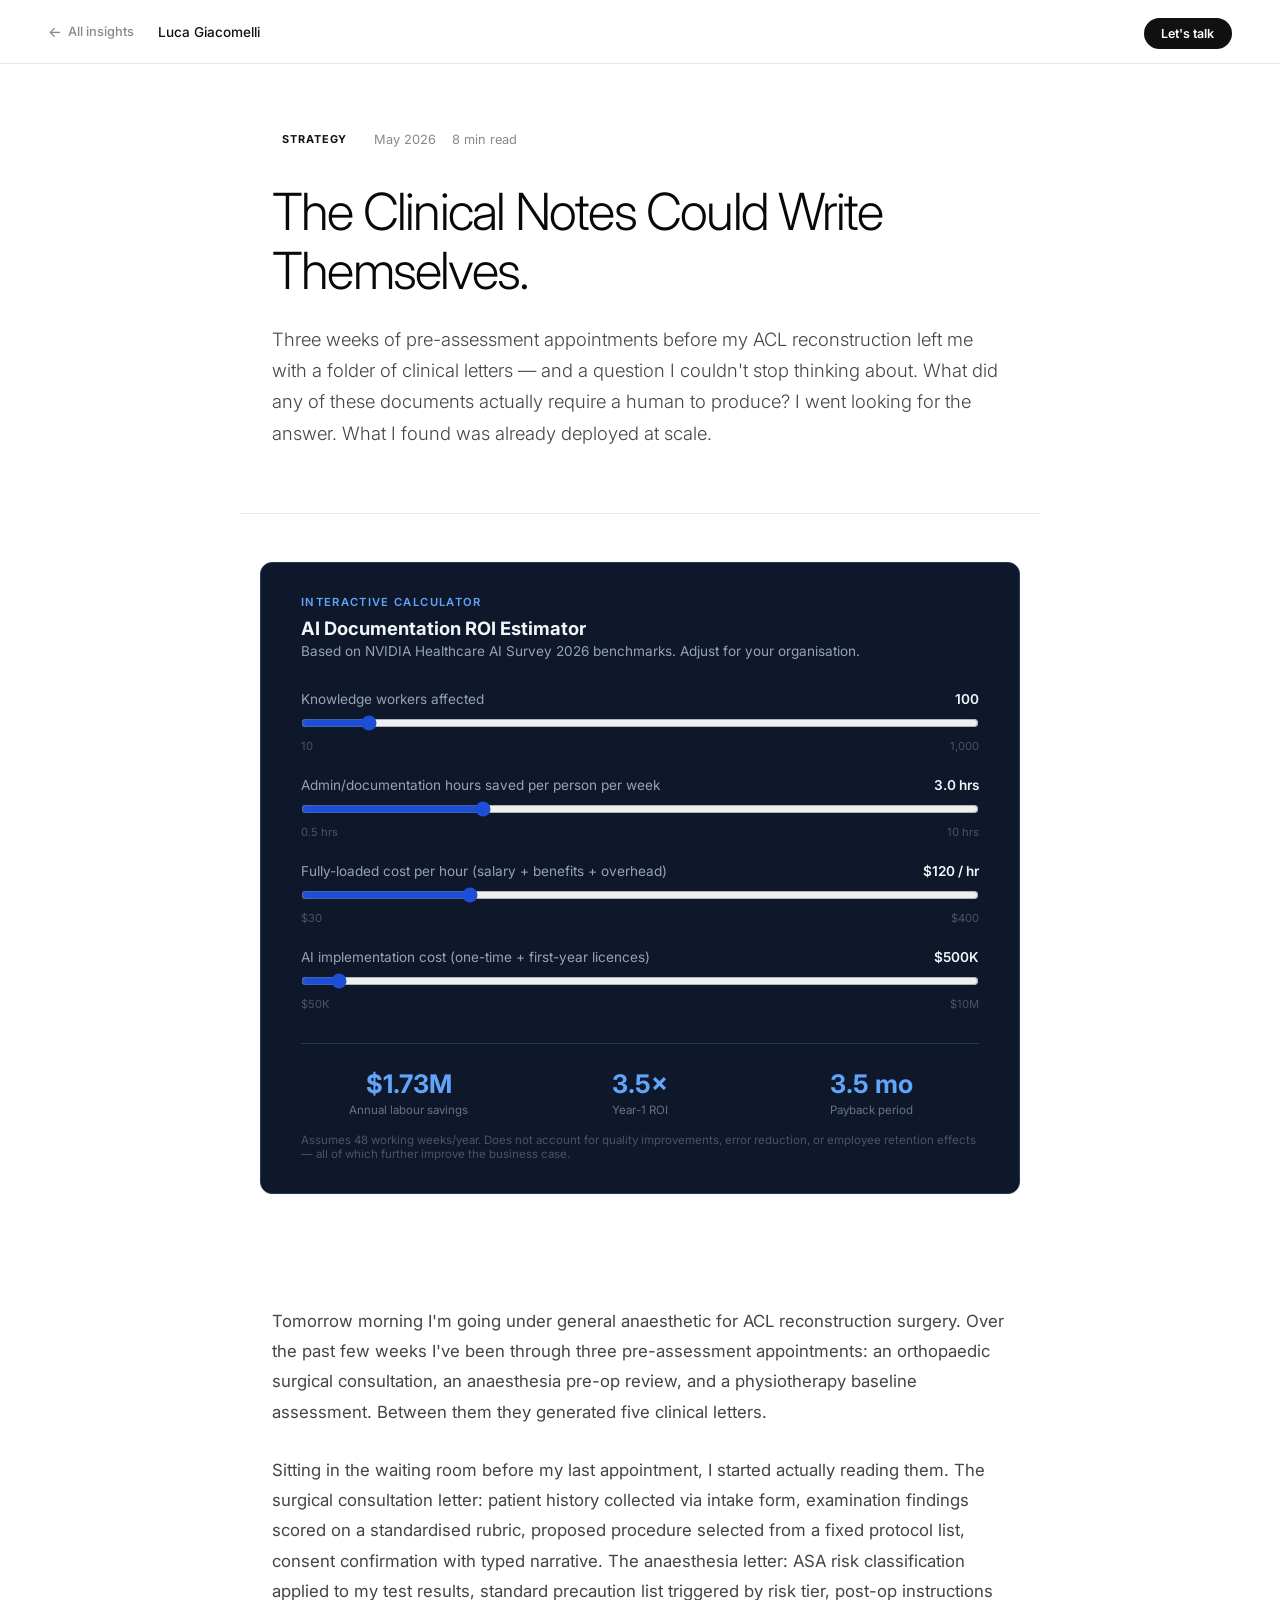
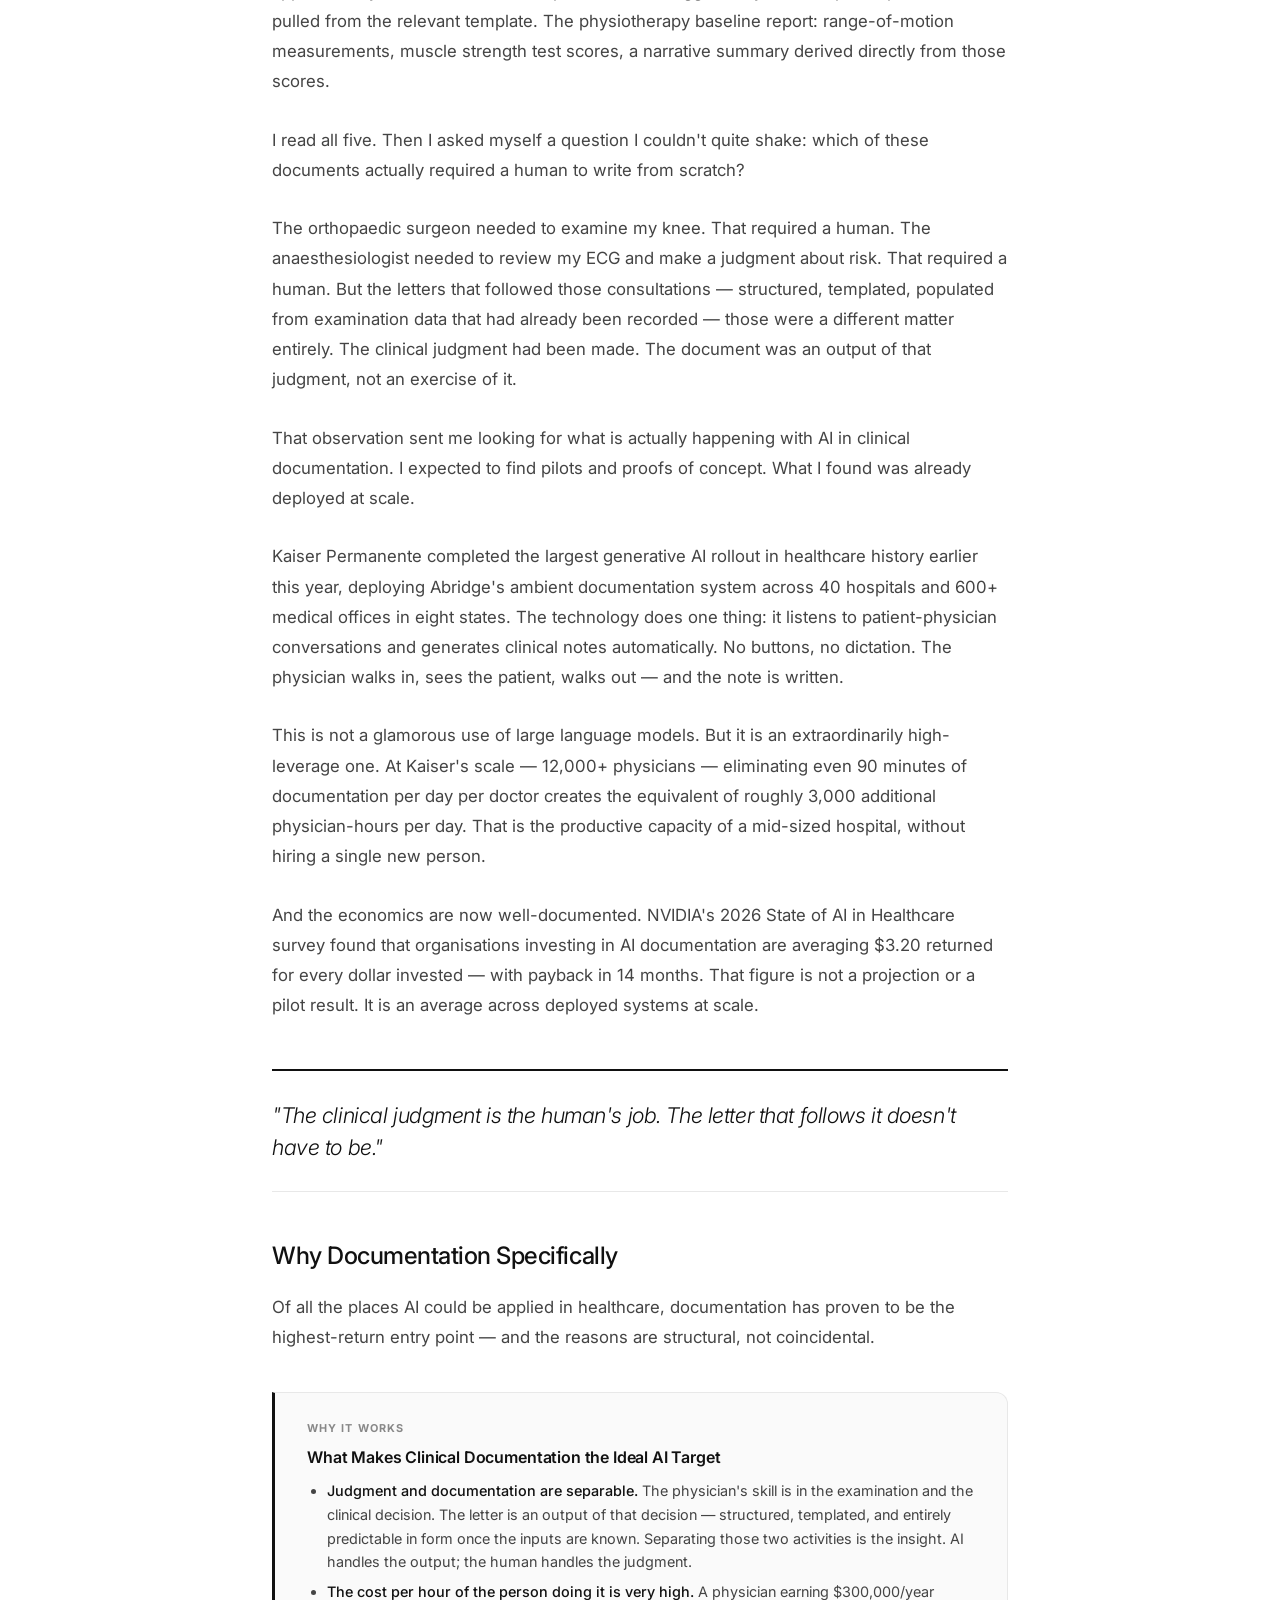
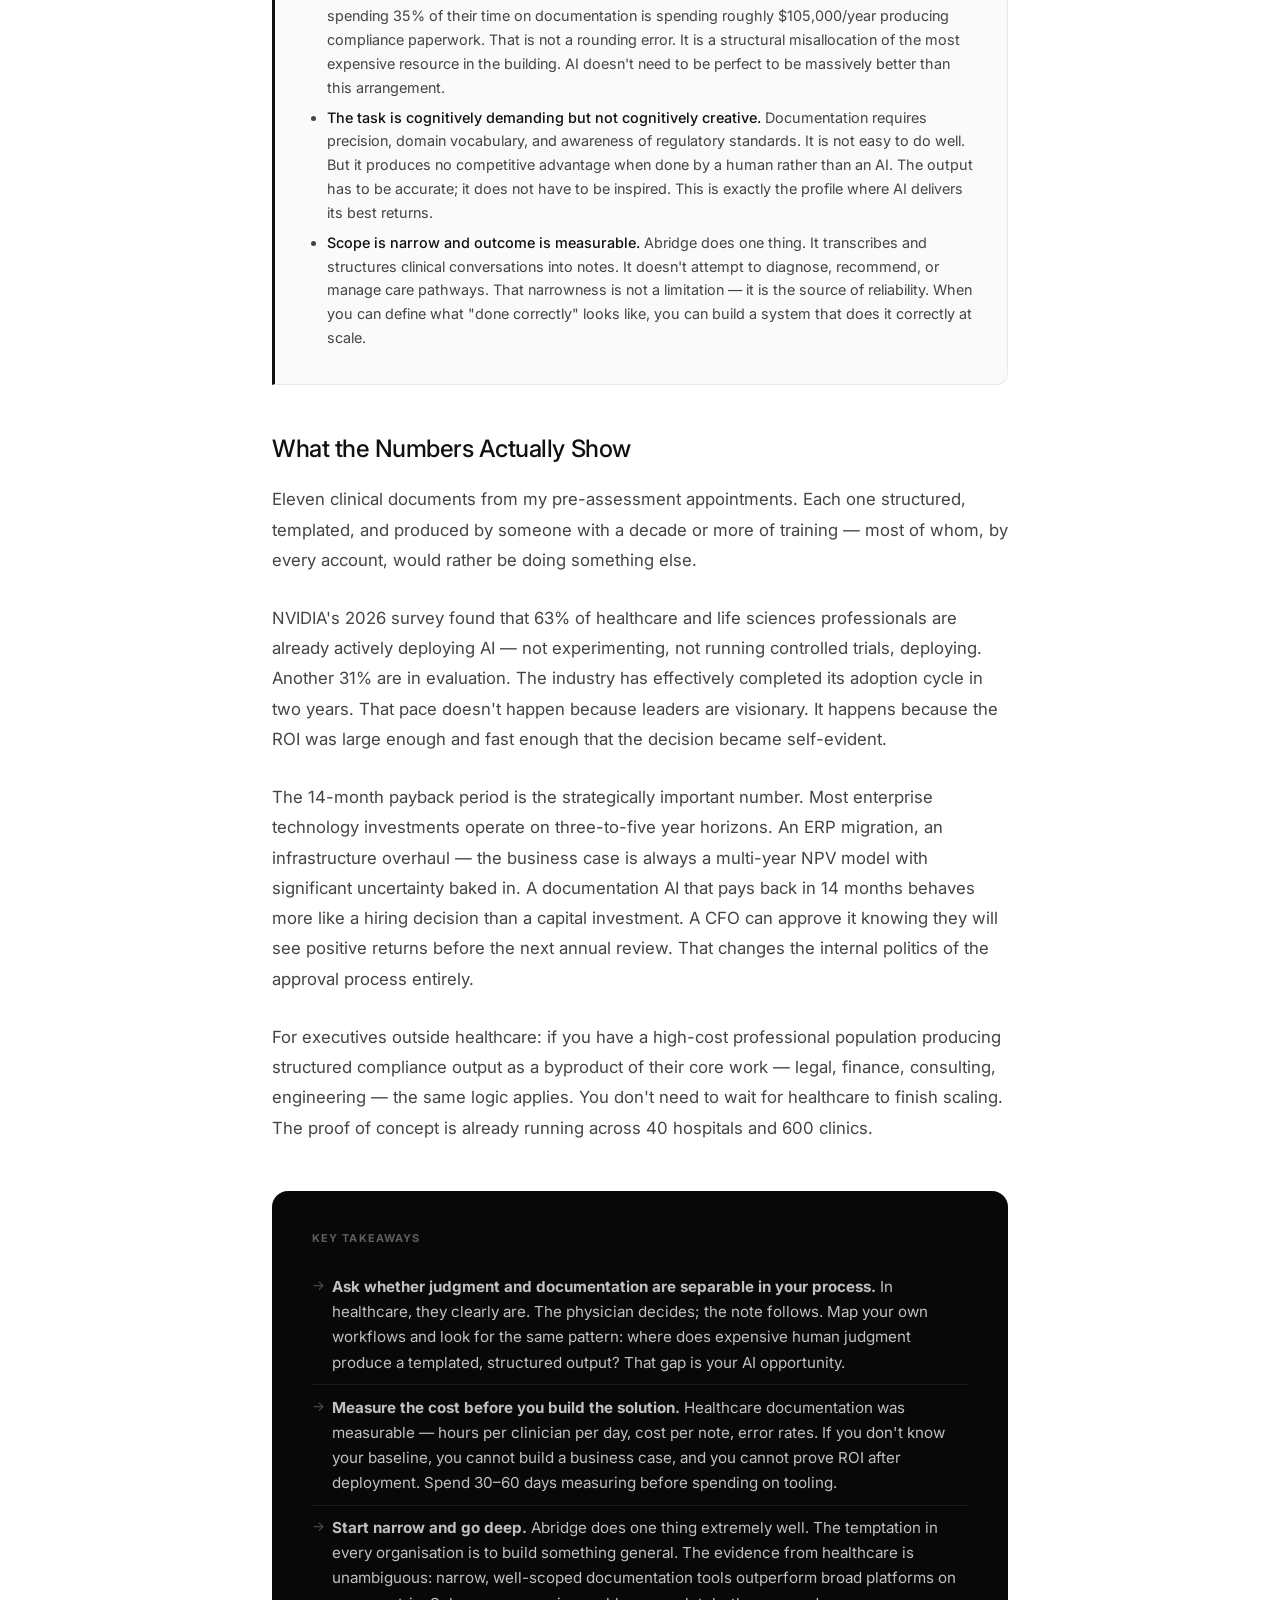
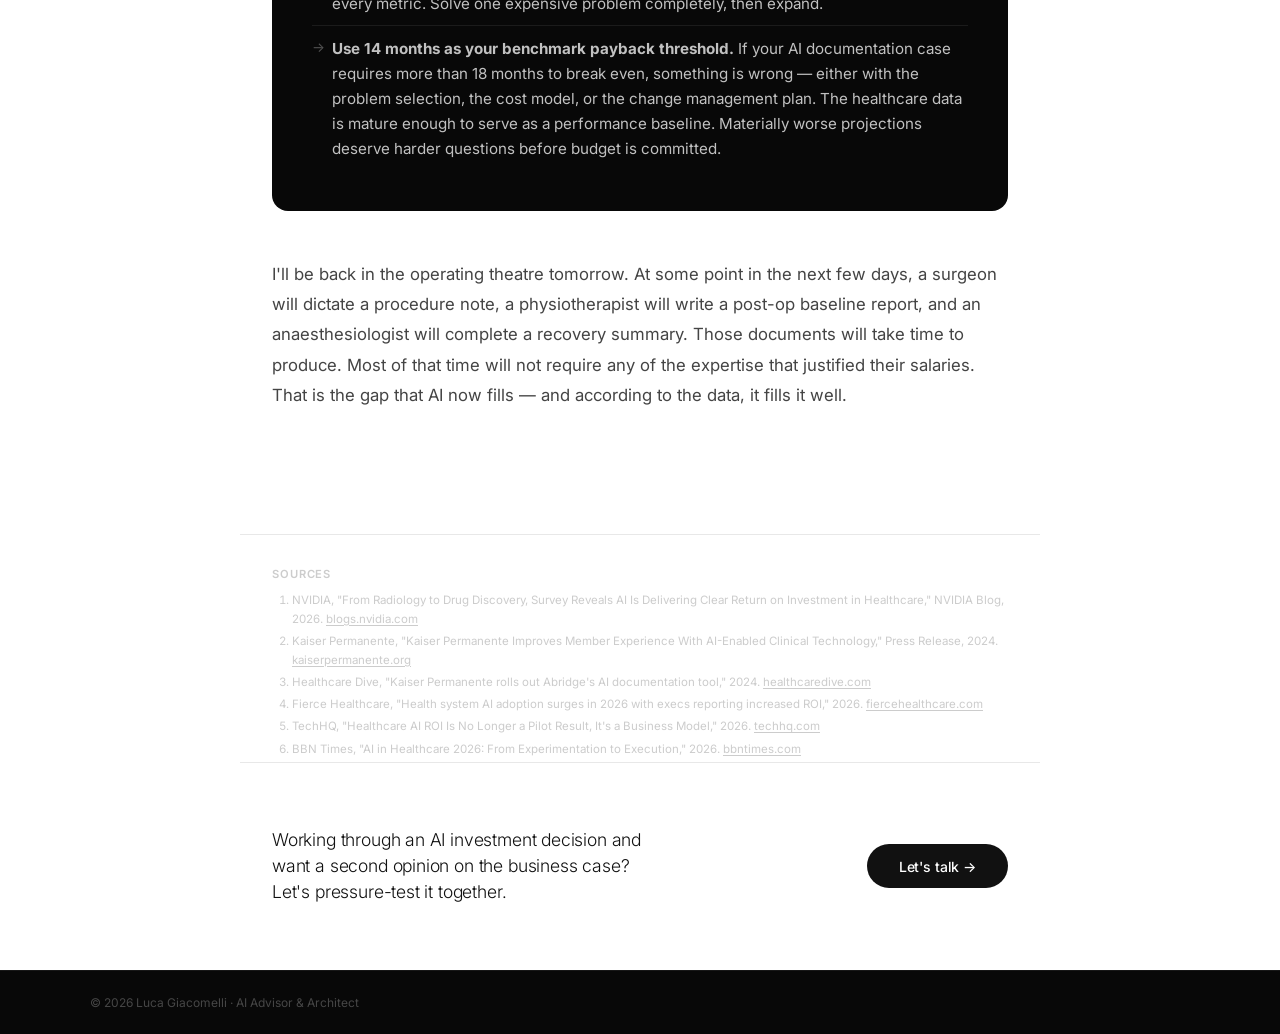
<file: insights/healthcare-ai-roi.html>
<!DOCTYPE html>
<html lang="en">
<head>
  <meta charset="UTF-8" />
  <meta name="viewport" content="width=device-width, initial-scale=1.0" />
  <title>Tomorrow I'm Having ACL Surgery. The Clinical Notes Could Write Themselves. | Luca Giacomelli</title>
  <meta name="description" content="Three weeks of pre-op appointments before my ACL reconstruction made me count what each clinical document actually required a human to produce. Almost none of them did. Here's what the data confirms." />
  <link rel="preconnect" href="https://fonts.googleapis.com" />
  <link rel="preconnect" href="https://fonts.gstatic.com" crossorigin />
  <link href="https://fonts.googleapis.com/css2?family=Inter:ital,wght@0,300;0,400;0,500;0,600;1,300&display=swap" rel="stylesheet" />
  <link rel="stylesheet" href="../css/base.css" />
  <link rel="stylesheet" href="../css/article.css" />
  <link rel="stylesheet" href="../css/paywall.css" />
  <script src="../js/analytics.js"></script>
  <link rel="icon" type="image/svg+xml" href="../favicon.svg" />
  <link rel="icon" type="image/x-icon" href="../favicon.ico" />
  <link rel="apple-touch-icon" href="../apple-touch-icon.png" />
</head>
<body data-insight-id="healthcare-ai-roi">
  <nav class="article-nav">
    <div class="article-nav-left">
      <a href="../insights.html" class="back-link">All insights</a>
      <a href="../index.html" class="nav-site-name">Luca Giacomelli</a>
    </div>
    <div class="article-nav-right">
      <a href="../index.html#contact">Let's talk</a>
    </div>
  </nav>

  <header class="article-header">
    <div class="article-meta">
      <span class="article-tag"></span>
      <span class="article-date"></span>
      <span class="article-read-time"></span>
    </div>
    <h1>The Clinical Notes Could Write Themselves.</h1>
    <p class="article-deck">Three weeks of pre-assessment appointments before my ACL reconstruction left me with a folder of clinical letters — and a question I couldn't stop thinking about. What did any of these documents actually require a human to produce? I went looking for the answer. What I found was already deployed at scale.</p>
  </header>

  <!-- INTERACTIVE DEMO: AI ROI Calculator -->
  <div style="background:#0f172a;border:1px solid #1e3a5f;border-radius:12px;padding:2rem 2.5rem;margin:3rem 0;max-width:760px;margin-left:auto;margin-right:auto;color:#e2e8f0;">
    <div style="font-size:0.7rem;letter-spacing:0.12em;color:#60a5fa;font-weight:600;text-transform:uppercase;margin-bottom:0.5rem;">Interactive Calculator</div>
    <h3 style="margin:0 0 0.25rem;font-size:1.15rem;color:#f1f5f9;">AI Documentation ROI Estimator</h3>
    <p style="margin:0 0 2rem;font-size:0.85rem;color:#94a3b8;">Based on NVIDIA Healthcare AI Survey 2026 benchmarks. Adjust for your organisation.</p>

    <div style="display:grid;gap:1.5rem;">

      <div>
        <div style="display:flex;justify-content:space-between;margin-bottom:0.5rem;">
          <label style="font-size:0.85rem;color:#94a3b8;">Knowledge workers affected</label>
          <span id="lbl-workers" style="font-size:0.85rem;font-weight:600;color:#f1f5f9;">100</span>
        </div>
        <input id="sl-workers" type="range" min="10" max="1000" step="10" value="100"
          style="width:100%;accent-color:#1d4ed8;cursor:pointer;" oninput="calcROI()"/>
        <div style="display:flex;justify-content:space-between;margin-top:0.25rem;">
          <span style="font-size:0.7rem;color:#475569;">10</span>
          <span style="font-size:0.7rem;color:#475569;">1,000</span>
        </div>
      </div>

      <div>
        <div style="display:flex;justify-content:space-between;margin-bottom:0.5rem;">
          <label style="font-size:0.85rem;color:#94a3b8;">Admin/documentation hours saved per person per week</label>
          <span id="lbl-hours" style="font-size:0.85rem;font-weight:600;color:#f1f5f9;">3.0 hrs</span>
        </div>
        <input id="sl-hours" type="range" min="0.5" max="10" step="0.5" value="3"
          style="width:100%;accent-color:#1d4ed8;cursor:pointer;" oninput="calcROI()"/>
        <div style="display:flex;justify-content:space-between;margin-top:0.25rem;">
          <span style="font-size:0.7rem;color:#475569;">0.5 hrs</span>
          <span style="font-size:0.7rem;color:#475569;">10 hrs</span>
        </div>
      </div>

      <div>
        <div style="display:flex;justify-content:space-between;margin-bottom:0.5rem;">
          <label style="font-size:0.85rem;color:#94a3b8;">Fully-loaded cost per hour (salary + benefits + overhead)</label>
          <span id="lbl-cost" style="font-size:0.85rem;font-weight:600;color:#f1f5f9;">$120 / hr</span>
        </div>
        <input id="sl-cost" type="range" min="30" max="400" step="10" value="120"
          style="width:100%;accent-color:#1d4ed8;cursor:pointer;" oninput="calcROI()"/>
        <div style="display:flex;justify-content:space-between;margin-top:0.25rem;">
          <span style="font-size:0.7rem;color:#475569;">$30</span>
          <span style="font-size:0.7rem;color:#475569;">$400</span>
        </div>
      </div>

      <div>
        <div style="display:flex;justify-content:space-between;margin-bottom:0.5rem;">
          <label style="font-size:0.85rem;color:#94a3b8;">AI implementation cost (one-time + first-year licences)</label>
          <span id="lbl-invest" style="font-size:0.85rem;font-weight:600;color:#f1f5f9;">$500K</span>
        </div>
        <input id="sl-invest" type="range" min="50000" max="10000000" step="50000" value="500000"
          style="width:100%;accent-color:#1d4ed8;cursor:pointer;" oninput="calcROI()"/>
        <div style="display:flex;justify-content:space-between;margin-top:0.25rem;">
          <span style="font-size:0.7rem;color:#475569;">$50K</span>
          <span style="font-size:0.7rem;color:#475569;">$10M</span>
        </div>
      </div>
    </div>

    <!-- Results -->
    <div style="display:grid;grid-template-columns:repeat(3,1fr);gap:1rem;margin-top:2rem;padding-top:1.5rem;border-top:1px solid #1e3a5f;">
      <div style="text-align:center;">
        <div id="out-savings" style="font-size:1.6rem;font-weight:700;color:#60a5fa;">$1.87M</div>
        <div style="font-size:0.72rem;color:#64748b;margin-top:0.25rem;">Annual labour savings</div>
      </div>
      <div style="text-align:center;">
        <div id="out-roi" style="font-size:1.6rem;font-weight:700;color:#60a5fa;">3.7×</div>
        <div style="font-size:0.72rem;color:#64748b;margin-top:0.25rem;">Year-1 ROI</div>
      </div>
      <div style="text-align:center;">
        <div id="out-payback" style="font-size:1.6rem;font-weight:700;color:#60a5fa;">3.2 mo</div>
        <div style="font-size:0.72rem;color:#64748b;margin-top:0.25rem;">Payback period</div>
      </div>
    </div>
    <p style="font-size:0.72rem;color:#475569;margin-top:1rem;margin-bottom:0;">Assumes 48 working weeks/year. Does not account for quality improvements, error reduction, or employee retention effects — all of which further improve the business case.</p>
  </div>

  <script>
    function fmt(n) {
      if (n >= 1e6) return '$' + (n/1e6).toFixed(2) + 'M';
      if (n >= 1e3) return '$' + (n/1e3).toFixed(0) + 'K';
      return '$' + n.toFixed(0);
    }
    function calcROI() {
      const workers = +document.getElementById('sl-workers').value;
      const hoursPerWeek = +document.getElementById('sl-hours').value;
      const costPerHour = +document.getElementById('sl-cost').value;
      const investment = +document.getElementById('sl-invest').value;

      document.getElementById('lbl-workers').textContent = workers.toLocaleString();
      document.getElementById('lbl-hours').textContent = hoursPerWeek.toFixed(1) + ' hrs';
      document.getElementById('lbl-cost').textContent = '$' + costPerHour + ' / hr';
      document.getElementById('lbl-invest').textContent = fmt(investment);

      const annualSavings = workers * hoursPerWeek * 48 * costPerHour;
      const roi = annualSavings / investment;
      const paybackMonths = (investment / annualSavings) * 12;

      document.getElementById('out-savings').textContent = fmt(annualSavings);
      document.getElementById('out-roi').textContent = roi.toFixed(1) + '×';
      document.getElementById('out-payback').textContent = paybackMonths < 1
        ? '< 1 mo'
        : paybackMonths.toFixed(1) + ' mo';
    }
    calcROI();
  </script>

  <div class="article-body">

    <p>Tomorrow morning I'm going under general anaesthetic for ACL reconstruction surgery. Over the past few weeks I've been through three pre-assessment appointments: an orthopaedic surgical consultation, an anaesthesia pre-op review, and a physiotherapy baseline assessment. Between them they generated five clinical letters.</p>

    <p>Sitting in the waiting room before my last appointment, I started actually reading them. The surgical consultation letter: patient history collected via intake form, examination findings scored on a standardised rubric, proposed procedure selected from a fixed protocol list, consent confirmation with typed narrative. The anaesthesia letter: ASA risk classification applied to my test results, standard precaution list triggered by risk tier, post-op instructions pulled from the relevant template. The physiotherapy baseline report: range-of-motion measurements, muscle strength test scores, a narrative summary derived directly from those scores.</p>

    <p>I read all five. Then I asked myself a question I couldn't quite shake: which of these documents actually required a human to write from scratch?</p>

    <p>The orthopaedic surgeon needed to examine my knee. That required a human. The anaesthesiologist needed to review my ECG and make a judgment about risk. That required a human. But the letters that followed those consultations — structured, templated, populated from examination data that had already been recorded — those were a different matter entirely. The clinical judgment had been made. The document was an output of that judgment, not an exercise of it.</p>

    <p>That observation sent me looking for what is actually happening with AI in clinical documentation. I expected to find pilots and proofs of concept. What I found was already deployed at scale.</p>

    <p>Kaiser Permanente completed the largest generative AI rollout in healthcare history earlier this year, deploying Abridge's ambient documentation system across 40 hospitals and 600+ medical offices in eight states. The technology does one thing: it listens to patient-physician conversations and generates clinical notes automatically. No buttons, no dictation. The physician walks in, sees the patient, walks out — and the note is written.</p>

    <p>This is not a glamorous use of large language models. But it is an extraordinarily high-leverage one. At Kaiser's scale — 12,000+ physicians — eliminating even 90 minutes of documentation per day per doctor creates the equivalent of roughly 3,000 additional physician-hours per day. That is the productive capacity of a mid-sized hospital, without hiring a single new person.</p>

    <p>And the economics are now well-documented. NVIDIA's 2026 State of AI in Healthcare survey found that organisations investing in AI documentation are averaging $3.20 returned for every dollar invested — with payback in 14 months. That figure is not a projection or a pilot result. It is an average across deployed systems at scale.</p>

    <div class="pull-quote">
      <p>"The clinical judgment is the human's job. The letter that follows it doesn't have to be."</p>
    </div>

    <h2>Why Documentation Specifically</h2>

    <p>Of all the places AI could be applied in healthcare, documentation has proven to be the highest-return entry point — and the reasons are structural, not coincidental.</p>

    <div class="framework-box">
      <div class="framework-label">Why It Works</div>
      <h3>What Makes Clinical Documentation the Ideal AI Target</h3>
      <ul>
        <li><strong>Judgment and documentation are separable.</strong> The physician's skill is in the examination and the clinical decision. The letter is an output of that decision — structured, templated, and entirely predictable in form once the inputs are known. Separating those two activities is the insight. AI handles the output; the human handles the judgment.</li>
        <li><strong>The cost per hour of the person doing it is very high.</strong> A physician earning $300,000/year spending 35% of their time on documentation is spending roughly $105,000/year producing compliance paperwork. That is not a rounding error. It is a structural misallocation of the most expensive resource in the building. AI doesn't need to be perfect to be massively better than this arrangement.</li>
        <li><strong>The task is cognitively demanding but not cognitively creative.</strong> Documentation requires precision, domain vocabulary, and awareness of regulatory standards. It is not easy to do well. But it produces no competitive advantage when done by a human rather than an AI. The output has to be accurate; it does not have to be inspired. This is exactly the profile where AI delivers its best returns.</li>
        <li><strong>Scope is narrow and outcome is measurable.</strong> Abridge does one thing. It transcribes and structures clinical conversations into notes. It doesn't attempt to diagnose, recommend, or manage care pathways. That narrowness is not a limitation — it is the source of reliability. When you can define what "done correctly" looks like, you can build a system that does it correctly at scale.</li>
      </ul>
    </div>

    <h2>What the Numbers Actually Show</h2>

    <p>Eleven clinical documents from my pre-assessment appointments. Each one structured, templated, and produced by someone with a decade or more of training — most of whom, by every account, would rather be doing something else.</p>

    <p>NVIDIA's 2026 survey found that 63% of healthcare and life sciences professionals are already actively deploying AI — not experimenting, not running controlled trials, deploying. Another 31% are in evaluation. The industry has effectively completed its adoption cycle in two years. That pace doesn't happen because leaders are visionary. It happens because the ROI was large enough and fast enough that the decision became self-evident.</p>

    <p>The 14-month payback period is the strategically important number. Most enterprise technology investments operate on three-to-five year horizons. An ERP migration, an infrastructure overhaul — the business case is always a multi-year NPV model with significant uncertainty baked in. A documentation AI that pays back in 14 months behaves more like a hiring decision than a capital investment. A CFO can approve it knowing they will see positive returns before the next annual review. That changes the internal politics of the approval process entirely.</p>

    <p>For executives outside healthcare: if you have a high-cost professional population producing structured compliance output as a byproduct of their core work — legal, finance, consulting, engineering — the same logic applies. You don't need to wait for healthcare to finish scaling. The proof of concept is already running across 40 hospitals and 600 clinics.</p>

    <div class="takeaways">
      <div class="takeaways-label">Key Takeaways</div>
      <ul>
        <li><strong>Ask whether judgment and documentation are separable in your process.</strong> In healthcare, they clearly are. The physician decides; the note follows. Map your own workflows and look for the same pattern: where does expensive human judgment produce a templated, structured output? That gap is your AI opportunity.</li>
        <li><strong>Measure the cost before you build the solution.</strong> Healthcare documentation was measurable — hours per clinician per day, cost per note, error rates. If you don't know your baseline, you cannot build a business case, and you cannot prove ROI after deployment. Spend 30–60 days measuring before spending on tooling.</li>
        <li><strong>Start narrow and go deep.</strong> Abridge does one thing extremely well. The temptation in every organisation is to build something general. The evidence from healthcare is unambiguous: narrow, well-scoped documentation tools outperform broad platforms on every metric. Solve one expensive problem completely, then expand.</li>
        <li><strong>Use 14 months as your benchmark payback threshold.</strong> If your AI documentation case requires more than 18 months to break even, something is wrong — either with the problem selection, the cost model, or the change management plan. The healthcare data is mature enough to serve as a performance baseline. Materially worse projections deserve harder questions before budget is committed.</li>
      </ul>
    </div>

    <p>I'll be back in the operating theatre tomorrow. At some point in the next few days, a surgeon will dictate a procedure note, a physiotherapist will write a post-op baseline report, and an anaesthesiologist will complete a recovery summary. Those documents will take time to produce. Most of that time will not require any of the expertise that justified their salaries. That is the gap that AI now fills — and according to the data, it fills it well.</p>

  </div>

  <div class="article-sources">
    <p>Sources</p>
    <ol>
      <li>NVIDIA, "From Radiology to Drug Discovery, Survey Reveals AI Is Delivering Clear Return on Investment in Healthcare," NVIDIA Blog, 2026. <a href="https://blogs.nvidia.com/blog/ai-in-healthcare-survey-2026/" target="_blank" rel="noopener">blogs.nvidia.com</a></li>
      <li>Kaiser Permanente, "Kaiser Permanente Improves Member Experience With AI-Enabled Clinical Technology," Press Release, 2024. <a href="https://about.kaiserpermanente.org/news/press-release-archive/kaiser-permanente-improves-member-experience-with-ai-enabled-clinical-technology" target="_blank" rel="noopener">kaiserpermanente.org</a></li>
      <li>Healthcare Dive, "Kaiser Permanente rolls out Abridge's AI documentation tool," 2024. <a href="https://www.healthcaredive.com/news/kaiser-permanente-abridge-ai-clinical-documentation-rollout/724311/" target="_blank" rel="noopener">healthcaredive.com</a></li>
      <li>Fierce Healthcare, "Health system AI adoption surges in 2026 with execs reporting increased ROI," 2026. <a href="https://www.fiercehealthcare.com/ai-and-machine-learning/75-us-healthcare-systems-use-plan-use-ai-platform-2026" target="_blank" rel="noopener">fiercehealthcare.com</a></li>
      <li>TechHQ, "Healthcare AI ROI Is No Longer a Pilot Result, It's a Business Model," 2026. <a href="https://techhq.com/news/healthcare-ai-roi-business-model-2026/" target="_blank" rel="noopener">techhq.com</a></li>
      <li>BBN Times, "AI in Healthcare 2026: From Experimentation to Execution," 2026. <a href="https://www.bbntimes.com/science/ai-in-healthcare-2026-from-experimentation-to-execution-what-is-working-what-pays-and-what-comes-next" target="_blank" rel="noopener">bbntimes.com</a></li>
    </ol>
  </div>

  <div class="article-footer-cta">
    <p>Working through an AI investment decision and want a second opinion on the business case? Let's pressure-test it together.</p>
    <a href="../index.html#contact" class="btn-primary">Let's talk →</a>
  </div>

  <footer style="background:var(--black);border-top:1px solid rgba(255,255,255,0.06);padding:1.5rem 3rem;">
    <div style="max-width:1100px;margin:0 auto;display:flex;justify-content:space-between;align-items:center;flex-wrap:wrap;gap:1rem;">
      <p style="font-size:0.75rem;color:rgba(255,255,255,0.25);">© 2026 Luca Giacomelli · AI Advisor & Architect</p>
    </div>
  </footer>

  <script src="../data/insights.js"></script>
  <script src="../js/subscription.js"></script>
  <script src="../js/paywall.js"></script>
</body>
</html>
</file>
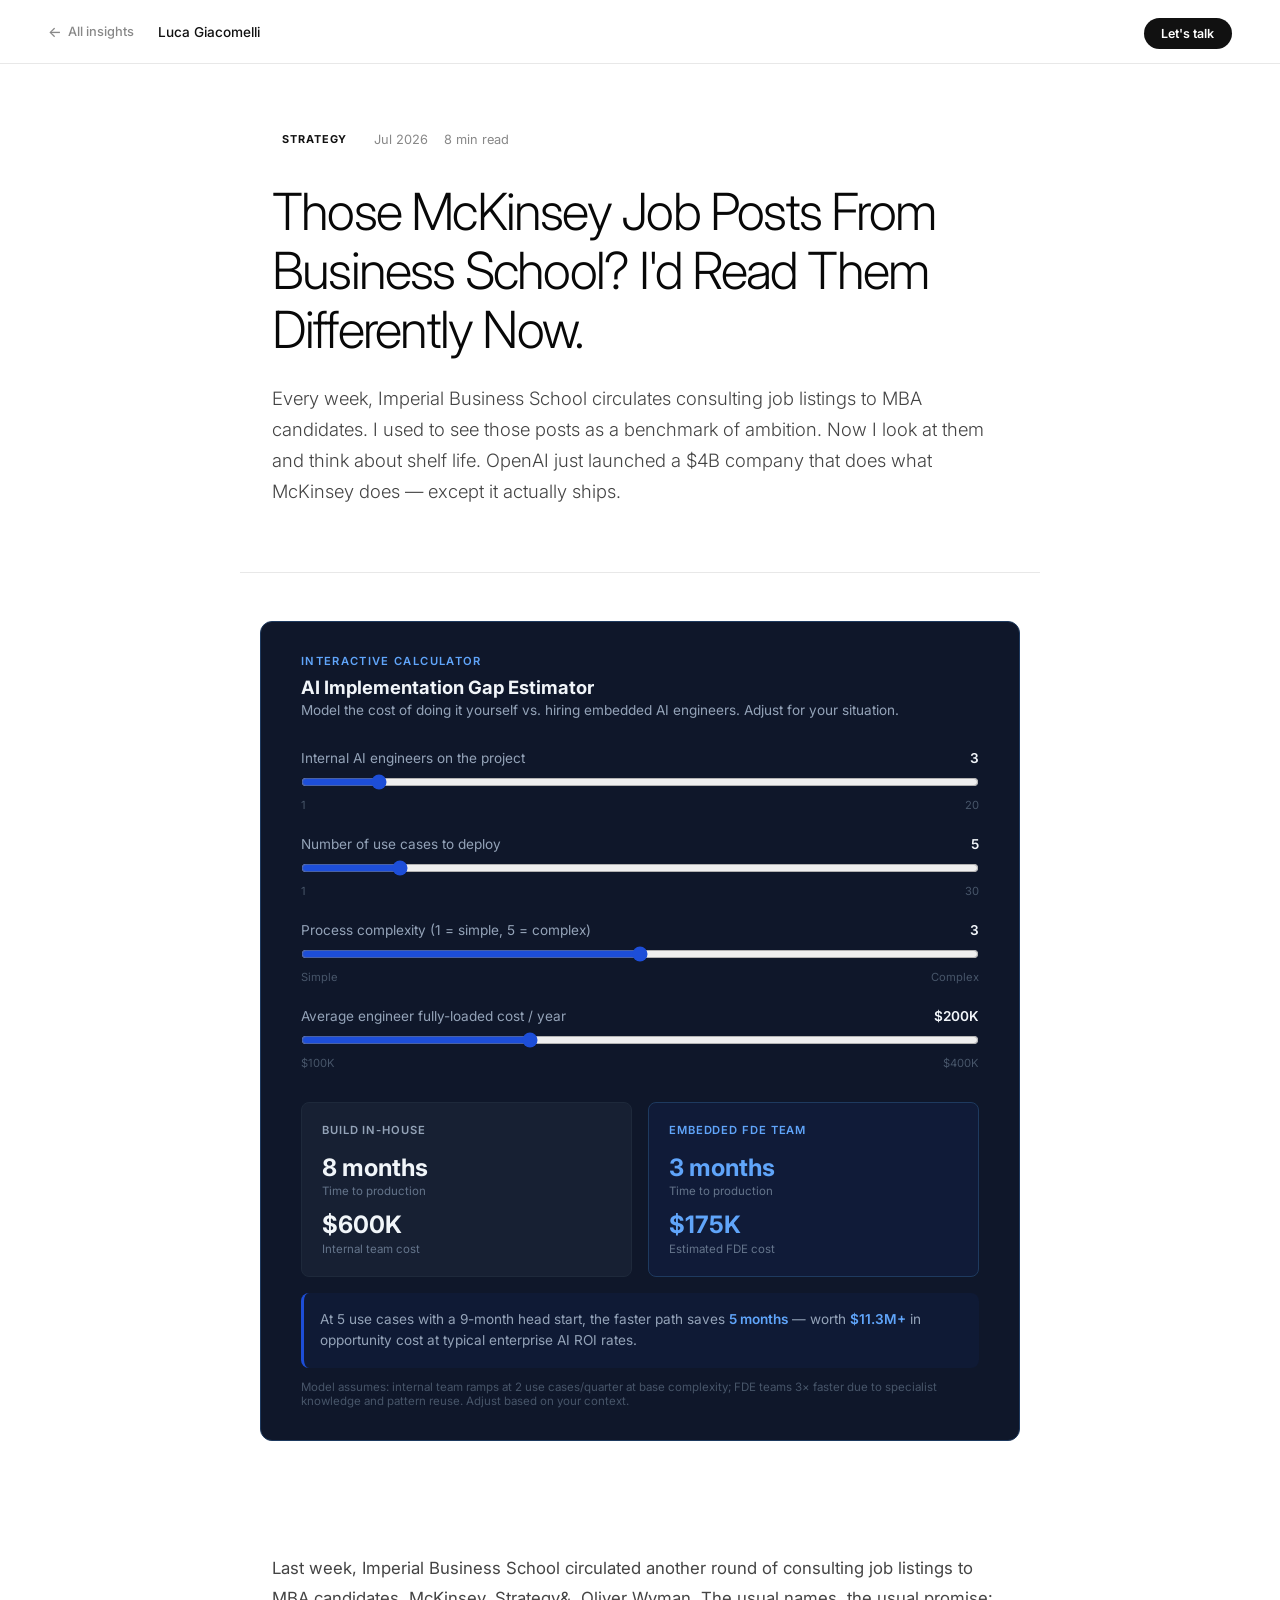
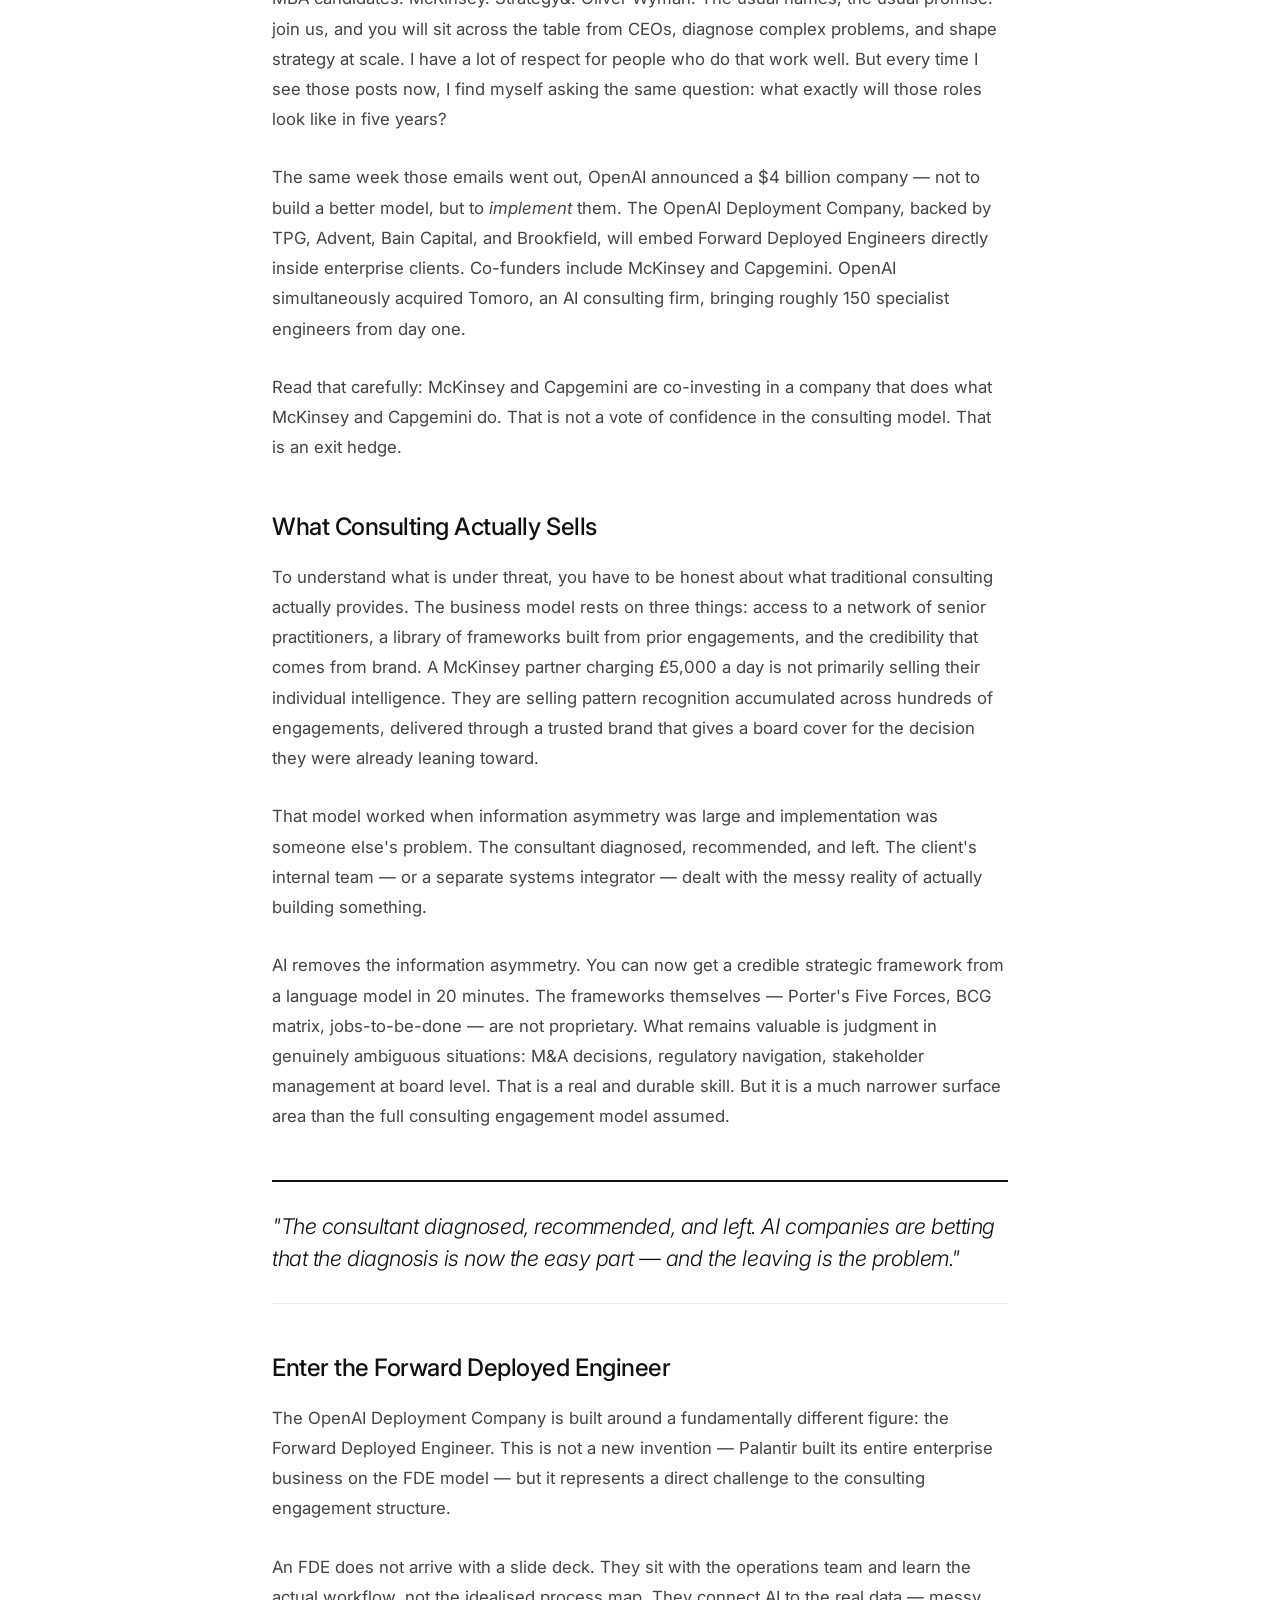
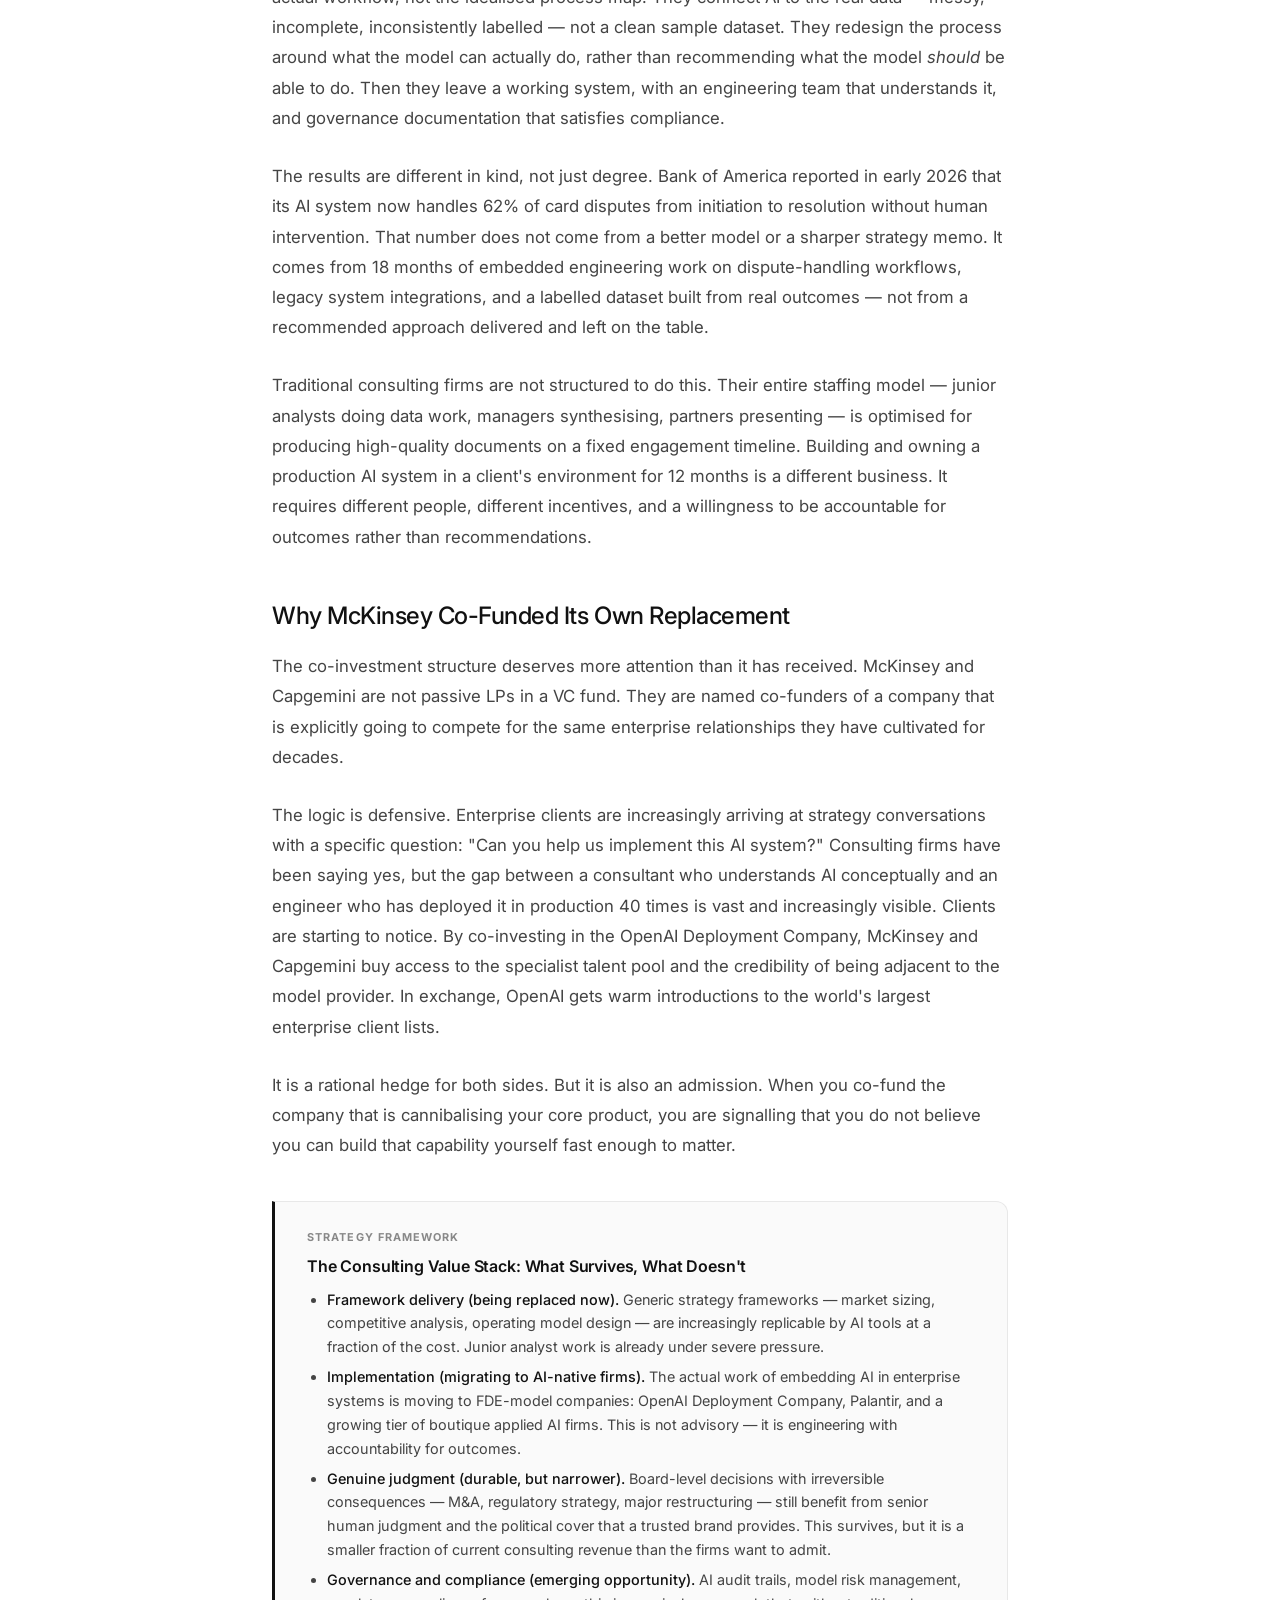
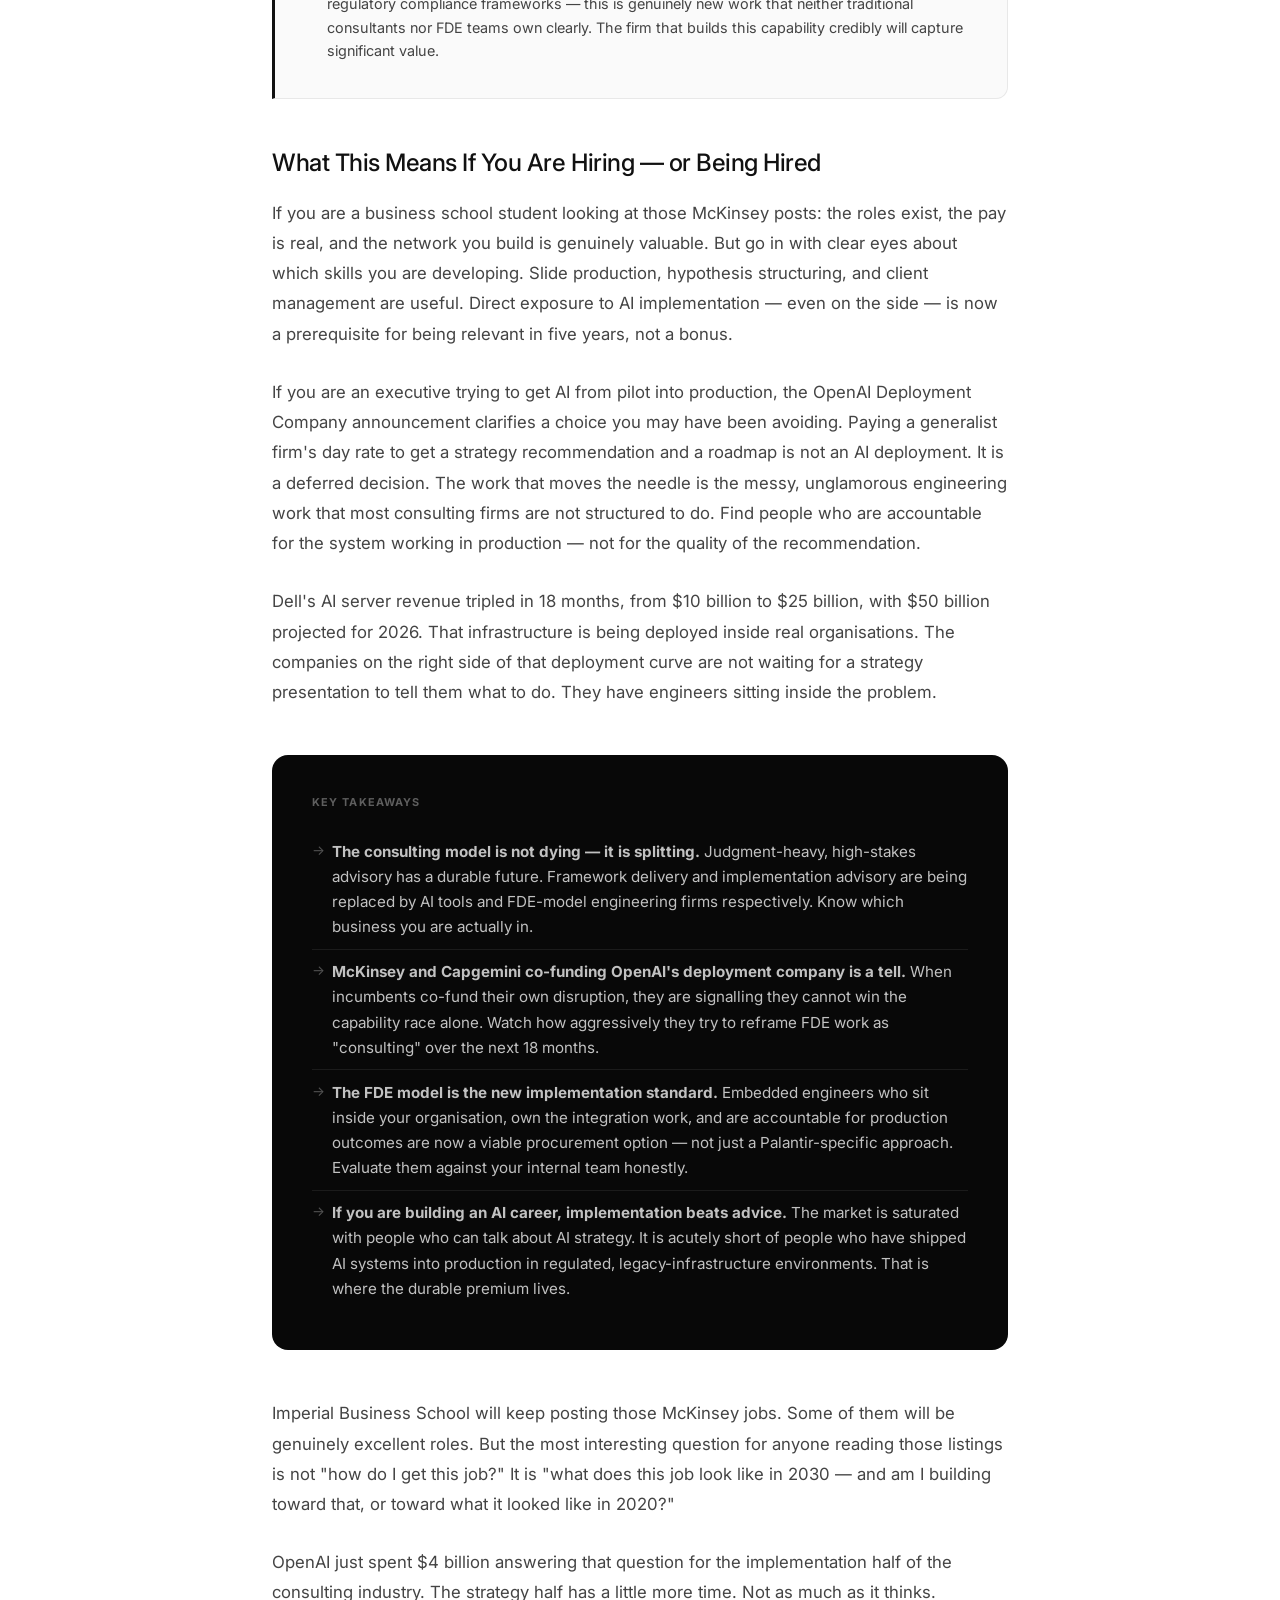
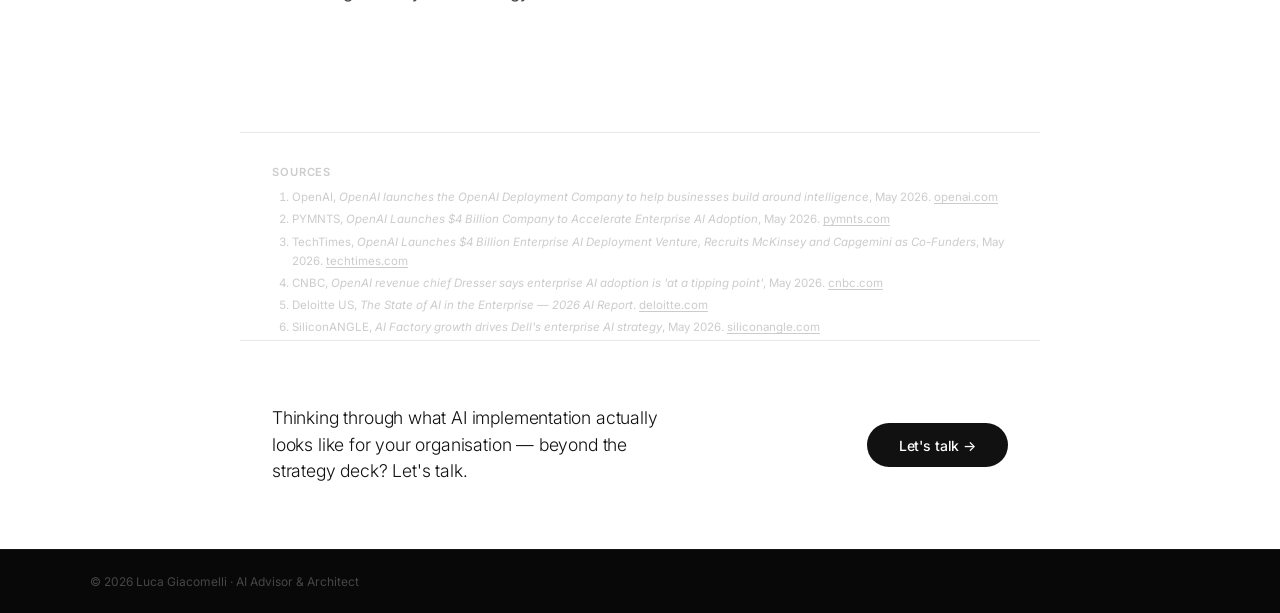
<file: insights/openai-mckinsey-moment.html>
<!DOCTYPE html>
<html lang="en">
<head>
  <meta charset="UTF-8" />
  <meta name="viewport" content="width=device-width, initial-scale=1.0" />
  <title>Those McKinsey Job Posts From Business School? I'd Read Them Differently Now. | Luca Giacomelli</title>
  <meta name="description" content="Imperial Business School still posts McKinsey consulting roles every week. OpenAI just launched a $4B company that threatens to make most of them obsolete. Here's why." />
  <link rel="preconnect" href="https://fonts.googleapis.com" />
  <link rel="preconnect" href="https://fonts.gstatic.com" crossorigin />
  <link href="https://fonts.googleapis.com/css2?family=Inter:ital,wght@0,300;0,400;0,500;0,600;1,300&display=swap" rel="stylesheet" />
  <link rel="stylesheet" href="../css/base.css" />
  <link rel="stylesheet" href="../css/article.css" />
  <link rel="stylesheet" href="../css/paywall.css" />
  <script src="../js/analytics.js"></script>
  <link rel="icon" type="image/svg+xml" href="../favicon.svg" />
  <link rel="icon" type="image/x-icon" href="../favicon.ico" />
  <link rel="apple-touch-icon" href="../apple-touch-icon.png" />
</head>
<body data-insight-id="openai-mckinsey-moment">
  <nav class="article-nav">
    <div class="article-nav-left">
      <a href="../insights.html" class="back-link">All insights</a>
      <a href="../index.html" class="nav-site-name">Luca Giacomelli</a>
    </div>
    <div class="article-nav-right">
      <a href="../index.html#contact">Let's talk</a>
    </div>
  </nav>

  <header class="article-header">
    <div class="article-meta">
      <span class="article-tag"></span>
      <span class="article-date"></span>
      <span class="article-read-time"></span>
    </div>
    <h1>Those McKinsey Job Posts From Business School? I'd Read Them Differently Now.</h1>
    <p class="article-deck">Every week, Imperial Business School circulates consulting job listings to MBA candidates. I used to see those posts as a benchmark of ambition. Now I look at them and think about shelf life. OpenAI just launched a $4B company that does what McKinsey does — except it actually ships.</p>
  </header>

  <!-- INTERACTIVE DEMO: AI Implementation Gap Calculator -->
  <div style="background:#0f172a;border:1px solid #1e3a5f;border-radius:12px;padding:2rem 2.5rem;margin:3rem 0;max-width:760px;margin-left:auto;margin-right:auto;color:#e2e8f0;">
    <div style="font-size:0.7rem;letter-spacing:0.12em;color:#60a5fa;font-weight:600;text-transform:uppercase;margin-bottom:0.5rem;">Interactive Calculator</div>
    <h3 style="margin:0 0 0.25rem;font-size:1.15rem;color:#f1f5f9;">AI Implementation Gap Estimator</h3>
    <p style="margin:0 0 2rem;font-size:0.85rem;color:#94a3b8;">Model the cost of doing it yourself vs. hiring embedded AI engineers. Adjust for your situation.</p>

    <div style="display:grid;gap:1.5rem;">

      <div>
        <div style="display:flex;justify-content:space-between;margin-bottom:0.5rem;">
          <label style="font-size:0.85rem;color:#94a3b8;">Internal AI engineers on the project</label>
          <span id="lbl-eng" style="font-size:0.85rem;font-weight:600;color:#f1f5f9;">3</span>
        </div>
        <input id="sl-eng" type="range" min="1" max="20" step="1" value="3"
          style="width:100%;accent-color:#1d4ed8;cursor:pointer;" oninput="calcImpl()"/>
        <div style="display:flex;justify-content:space-between;margin-top:0.25rem;">
          <span style="font-size:0.7rem;color:#475569;">1</span>
          <span style="font-size:0.7rem;color:#475569;">20</span>
        </div>
      </div>

      <div>
        <div style="display:flex;justify-content:space-between;margin-bottom:0.5rem;">
          <label style="font-size:0.85rem;color:#94a3b8;">Number of use cases to deploy</label>
          <span id="lbl-uc" style="font-size:0.85rem;font-weight:600;color:#f1f5f9;">5</span>
        </div>
        <input id="sl-uc" type="range" min="1" max="30" step="1" value="5"
          style="width:100%;accent-color:#1d4ed8;cursor:pointer;" oninput="calcImpl()"/>
        <div style="display:flex;justify-content:space-between;margin-top:0.25rem;">
          <span style="font-size:0.7rem;color:#475569;">1</span>
          <span style="font-size:0.7rem;color:#475569;">30</span>
        </div>
      </div>

      <div>
        <div style="display:flex;justify-content:space-between;margin-bottom:0.5rem;">
          <label style="font-size:0.85rem;color:#94a3b8;">Process complexity (1 = simple, 5 = complex)</label>
          <span id="lbl-cx" style="font-size:0.85rem;font-weight:600;color:#f1f5f9;">3</span>
        </div>
        <input id="sl-cx" type="range" min="1" max="5" step="1" value="3"
          style="width:100%;accent-color:#1d4ed8;cursor:pointer;" oninput="calcImpl()"/>
        <div style="display:flex;justify-content:space-between;margin-top:0.25rem;">
          <span style="font-size:0.7rem;color:#475569;">Simple</span>
          <span style="font-size:0.7rem;color:#475569;">Complex</span>
        </div>
      </div>

      <div>
        <div style="display:flex;justify-content:space-between;margin-bottom:0.5rem;">
          <label style="font-size:0.85rem;color:#94a3b8;">Average engineer fully-loaded cost / year</label>
          <span id="lbl-sal" style="font-size:0.85rem;font-weight:600;color:#f1f5f9;">$200K</span>
        </div>
        <input id="sl-sal" type="range" min="100000" max="400000" step="10000" value="200000"
          style="width:100%;accent-color:#1d4ed8;cursor:pointer;" oninput="calcImpl()"/>
        <div style="display:flex;justify-content:space-between;margin-top:0.25rem;">
          <span style="font-size:0.7rem;color:#475569;">$100K</span>
          <span style="font-size:0.7rem;color:#475569;">$400K</span>
        </div>
      </div>
    </div>

    <!-- Results grid -->
    <div style="display:grid;grid-template-columns:1fr 1fr;gap:1rem;margin-top:2rem;">
      <!-- DIY column -->
      <div style="padding:1.25rem;background:rgba(71,85,105,0.15);border-radius:8px;border:1px solid #1e293b;">
        <div style="font-size:0.7rem;color:#94a3b8;font-weight:600;letter-spacing:0.08em;text-transform:uppercase;margin-bottom:1rem;">Build In-House</div>
        <div style="margin-bottom:0.75rem;">
          <div id="out-diy-time" style="font-size:1.5rem;font-weight:700;color:#f1f5f9;">14 months</div>
          <div style="font-size:0.72rem;color:#64748b;margin-top:0.15rem;">Time to production</div>
        </div>
        <div>
          <div id="out-diy-cost" style="font-size:1.5rem;font-weight:700;color:#f1f5f9;">$700K</div>
          <div style="font-size:0.72rem;color:#64748b;margin-top:0.15rem;">Internal team cost</div>
        </div>
      </div>

      <!-- FDE column -->
      <div style="padding:1.25rem;background:rgba(29,78,216,0.08);border-radius:8px;border:1px solid #1e3a5f;">
        <div style="font-size:0.7rem;color:#60a5fa;font-weight:600;letter-spacing:0.08em;text-transform:uppercase;margin-bottom:1rem;">Embedded FDE Team</div>
        <div style="margin-bottom:0.75rem;">
          <div id="out-fde-time" style="font-size:1.5rem;font-weight:700;color:#60a5fa;">5 months</div>
          <div style="font-size:0.72rem;color:#64748b;margin-top:0.15rem;">Time to production</div>
        </div>
        <div>
          <div id="out-fde-cost" style="font-size:1.5rem;font-weight:700;color:#60a5fa;">$1.1M</div>
          <div style="font-size:0.72rem;color:#64748b;margin-top:0.15rem;">Estimated FDE cost</div>
        </div>
      </div>
    </div>

    <!-- Time-value insight -->
    <div style="margin-top:1rem;padding:1rem;background:rgba(29,78,216,0.06);border-radius:8px;border-left:3px solid #1D4ED8;">
      <div id="out-insight" style="font-size:0.85rem;color:#94a3b8;line-height:1.6;">At 5 use cases with a 9-month head start, the faster path saves <span id="out-months" style="color:#60a5fa;font-weight:600;">9 months</span> — worth <span id="out-oppval" style="color:#60a5fa;font-weight:600;">$1.5M+</span> in opportunity cost at typical enterprise AI ROI rates.</div>
    </div>
    <p style="font-size:0.72rem;color:#475569;margin-top:0.75rem;margin-bottom:0;">Model assumes: internal team ramps at 2 use cases/quarter at base complexity; FDE teams 3× faster due to specialist knowledge and pattern reuse. Adjust based on your context.</p>
  </div>

  <script>
    function fmtDollar(n) {
      if (n >= 1e6) return '$' + (n / 1e6).toFixed(1) + 'M';
      if (n >= 1e3) return '$' + Math.round(n / 1e3) + 'K';
      return '$' + Math.round(n).toLocaleString();
    }
    function calcImpl() {
      const eng  = +document.getElementById('sl-eng').value;
      const uc   = +document.getElementById('sl-uc').value;
      const cx   = +document.getElementById('sl-cx').value;
      const sal  = +document.getElementById('sl-sal').value;

      document.getElementById('lbl-eng').textContent = eng;
      document.getElementById('lbl-uc').textContent  = uc;
      document.getElementById('lbl-cx').textContent  = cx;
      document.getElementById('lbl-sal').textContent = fmtDollar(sal);

      // DIY: base months per use case at complexity 3 = 2.5mo; scales with cx and inverse with eng
      const baseMonthsPerUC = 1.5 * cx;
      const ucPerQuarter    = Math.max(1, Math.floor(eng * 0.8));
      const diyMonths       = Math.ceil((uc / ucPerQuarter) * 3);
      const diyCost         = eng * sal;

      // FDE: 3x faster, but costs ~$350K per FDE per year; team size = roughly uc/3 FDEs needed
      const fdeTeam         = Math.max(2, Math.ceil(uc / 3));
      const fdeMonths       = Math.ceil(diyMonths / 3);
      const fdeCost         = fdeTeam * 350000 * (fdeMonths / 12);

      const timeSaved       = diyMonths - fdeMonths;
      const oppCostPerMonth = uc * cx * 150000; // rough opportunity cost per month per use case * complexity
      const oppValue        = timeSaved * oppCostPerMonth;

      document.getElementById('out-diy-time').textContent = diyMonths + ' months';
      document.getElementById('out-diy-cost').textContent = fmtDollar(diyCost);
      document.getElementById('out-fde-time').textContent = fdeMonths + ' months';
      document.getElementById('out-fde-cost').textContent = fmtDollar(fdeCost);
      document.getElementById('out-months').textContent   = timeSaved + ' months';
      document.getElementById('out-oppval').textContent   = fmtDollar(oppValue) + '+';
    }
    calcImpl();
  </script>

  <div class="article-body">

    <p>Last week, Imperial Business School circulated another round of consulting job listings to MBA candidates. McKinsey. Strategy&. Oliver Wyman. The usual names, the usual promise: join us, and you will sit across the table from CEOs, diagnose complex problems, and shape strategy at scale. I have a lot of respect for people who do that work well. But every time I see those posts now, I find myself asking the same question: what exactly will those roles look like in five years?</p>

    <p>The same week those emails went out, OpenAI announced a $4 billion company — not to build a better model, but to <em>implement</em> them. The OpenAI Deployment Company, backed by TPG, Advent, Bain Capital, and Brookfield, will embed Forward Deployed Engineers directly inside enterprise clients. Co-funders include McKinsey and Capgemini. OpenAI simultaneously acquired Tomoro, an AI consulting firm, bringing roughly 150 specialist engineers from day one.</p>

    <p>Read that carefully: McKinsey and Capgemini are co-investing in a company that does what McKinsey and Capgemini do. That is not a vote of confidence in the consulting model. That is an exit hedge.</p>

    <h2>What Consulting Actually Sells</h2>

    <p>To understand what is under threat, you have to be honest about what traditional consulting actually provides. The business model rests on three things: access to a network of senior practitioners, a library of frameworks built from prior engagements, and the credibility that comes from brand. A McKinsey partner charging £5,000 a day is not primarily selling their individual intelligence. They are selling pattern recognition accumulated across hundreds of engagements, delivered through a trusted brand that gives a board cover for the decision they were already leaning toward.</p>

    <p>That model worked when information asymmetry was large and implementation was someone else's problem. The consultant diagnosed, recommended, and left. The client's internal team — or a separate systems integrator — dealt with the messy reality of actually building something.</p>

    <p>AI removes the information asymmetry. You can now get a credible strategic framework from a language model in 20 minutes. The frameworks themselves — Porter's Five Forces, BCG matrix, jobs-to-be-done — are not proprietary. What remains valuable is judgment in genuinely ambiguous situations: M&A decisions, regulatory navigation, stakeholder management at board level. That is a real and durable skill. But it is a much narrower surface area than the full consulting engagement model assumed.</p>

    <div class="pull-quote">
      <p>"The consultant diagnosed, recommended, and left. AI companies are betting that the diagnosis is now the easy part — and the leaving is the problem."</p>
    </div>

    <h2>Enter the Forward Deployed Engineer</h2>

    <p>The OpenAI Deployment Company is built around a fundamentally different figure: the Forward Deployed Engineer. This is not a new invention — Palantir built its entire enterprise business on the FDE model — but it represents a direct challenge to the consulting engagement structure.</p>

    <p>An FDE does not arrive with a slide deck. They sit with the operations team and learn the actual workflow, not the idealised process map. They connect AI to the real data — messy, incomplete, inconsistently labelled — not a clean sample dataset. They redesign the process around what the model can actually do, rather than recommending what the model <em>should</em> be able to do. Then they leave a working system, with an engineering team that understands it, and governance documentation that satisfies compliance.</p>

    <p>The results are different in kind, not just degree. Bank of America reported in early 2026 that its AI system now handles 62% of card disputes from initiation to resolution without human intervention. That number does not come from a better model or a sharper strategy memo. It comes from 18 months of embedded engineering work on dispute-handling workflows, legacy system integrations, and a labelled dataset built from real outcomes — not from a recommended approach delivered and left on the table.</p>

    <p>Traditional consulting firms are not structured to do this. Their entire staffing model — junior analysts doing data work, managers synthesising, partners presenting — is optimised for producing high-quality documents on a fixed engagement timeline. Building and owning a production AI system in a client's environment for 12 months is a different business. It requires different people, different incentives, and a willingness to be accountable for outcomes rather than recommendations.</p>

    <h2>Why McKinsey Co-Funded Its Own Replacement</h2>

    <p>The co-investment structure deserves more attention than it has received. McKinsey and Capgemini are not passive LPs in a VC fund. They are named co-funders of a company that is explicitly going to compete for the same enterprise relationships they have cultivated for decades.</p>

    <p>The logic is defensive. Enterprise clients are increasingly arriving at strategy conversations with a specific question: "Can you help us implement this AI system?" Consulting firms have been saying yes, but the gap between a consultant who understands AI conceptually and an engineer who has deployed it in production 40 times is vast and increasingly visible. Clients are starting to notice. By co-investing in the OpenAI Deployment Company, McKinsey and Capgemini buy access to the specialist talent pool and the credibility of being adjacent to the model provider. In exchange, OpenAI gets warm introductions to the world's largest enterprise client lists.</p>

    <p>It is a rational hedge for both sides. But it is also an admission. When you co-fund the company that is cannibalising your core product, you are signalling that you do not believe you can build that capability yourself fast enough to matter.</p>

    <div class="framework-box">
      <div class="framework-label">Strategy Framework</div>
      <h3>The Consulting Value Stack: What Survives, What Doesn't</h3>
      <ul>
        <li><strong>Framework delivery (being replaced now).</strong> Generic strategy frameworks — market sizing, competitive analysis, operating model design — are increasingly replicable by AI tools at a fraction of the cost. Junior analyst work is already under severe pressure.</li>
        <li><strong>Implementation (migrating to AI-native firms).</strong> The actual work of embedding AI in enterprise systems is moving to FDE-model companies: OpenAI Deployment Company, Palantir, and a growing tier of boutique applied AI firms. This is not advisory — it is engineering with accountability for outcomes.</li>
        <li><strong>Genuine judgment (durable, but narrower).</strong> Board-level decisions with irreversible consequences — M&A, regulatory strategy, major restructuring — still benefit from senior human judgment and the political cover that a trusted brand provides. This survives, but it is a smaller fraction of current consulting revenue than the firms want to admit.</li>
        <li><strong>Governance and compliance (emerging opportunity).</strong> AI audit trails, model risk management, regulatory compliance frameworks — this is genuinely new work that neither traditional consultants nor FDE teams own clearly. The firm that builds this capability credibly will capture significant value.</li>
      </ul>
    </div>

    <h2>What This Means If You Are Hiring — or Being Hired</h2>

    <p>If you are a business school student looking at those McKinsey posts: the roles exist, the pay is real, and the network you build is genuinely valuable. But go in with clear eyes about which skills you are developing. Slide production, hypothesis structuring, and client management are useful. Direct exposure to AI implementation — even on the side — is now a prerequisite for being relevant in five years, not a bonus.</p>

    <p>If you are an executive trying to get AI from pilot into production, the OpenAI Deployment Company announcement clarifies a choice you may have been avoiding. Paying a generalist firm's day rate to get a strategy recommendation and a roadmap is not an AI deployment. It is a deferred decision. The work that moves the needle is the messy, unglamorous engineering work that most consulting firms are not structured to do. Find people who are accountable for the system working in production — not for the quality of the recommendation.</p>

    <p>Dell's AI server revenue tripled in 18 months, from $10 billion to $25 billion, with $50 billion projected for 2026. That infrastructure is being deployed inside real organisations. The companies on the right side of that deployment curve are not waiting for a strategy presentation to tell them what to do. They have engineers sitting inside the problem.</p>

    <div class="takeaways">
      <div class="takeaways-label">Key Takeaways</div>
      <ul>
        <li><strong>The consulting model is not dying — it is splitting.</strong> Judgment-heavy, high-stakes advisory has a durable future. Framework delivery and implementation advisory are being replaced by AI tools and FDE-model engineering firms respectively. Know which business you are actually in.</li>
        <li><strong>McKinsey and Capgemini co-funding OpenAI's deployment company is a tell.</strong> When incumbents co-fund their own disruption, they are signalling they cannot win the capability race alone. Watch how aggressively they try to reframe FDE work as "consulting" over the next 18 months.</li>
        <li><strong>The FDE model is the new implementation standard.</strong> Embedded engineers who sit inside your organisation, own the integration work, and are accountable for production outcomes are now a viable procurement option — not just a Palantir-specific approach. Evaluate them against your internal team honestly.</li>
        <li><strong>If you are building an AI career, implementation beats advice.</strong> The market is saturated with people who can talk about AI strategy. It is acutely short of people who have shipped AI systems into production in regulated, legacy-infrastructure environments. That is where the durable premium lives.</li>
      </ul>
    </div>

    <p>Imperial Business School will keep posting those McKinsey jobs. Some of them will be genuinely excellent roles. But the most interesting question for anyone reading those listings is not "how do I get this job?" It is "what does this job look like in 2030 — and am I building toward that, or toward what it looked like in 2020?"</p>

    <p>OpenAI just spent $4 billion answering that question for the implementation half of the consulting industry. The strategy half has a little more time. Not as much as it thinks.</p>

  </div>

  <div class="article-sources">
    <p>Sources</p>
    <ol>
      <li>OpenAI, <em>OpenAI launches the OpenAI Deployment Company to help businesses build around intelligence</em>, May 2026. <a href="https://openai.com/index/openai-launches-the-deployment-company/" target="_blank" rel="noopener">openai.com</a></li>
      <li>PYMNTS, <em>OpenAI Launches $4 Billion Company to Accelerate Enterprise AI Adoption</em>, May 2026. <a href="https://www.pymnts.com/news/artificial-intelligence/2026/openai-launches-4-billion-dollar-company-accelerate-enterprise-ai-adoption/" target="_blank" rel="noopener">pymnts.com</a></li>
      <li>TechTimes, <em>OpenAI Launches $4 Billion Enterprise AI Deployment Venture, Recruits McKinsey and Capgemini as Co-Funders</em>, May 2026. <a href="https://www.techtimes.com/articles/316726/20260516/openai-launches-4-billion-enterprise-ai-deployment-venture-recruits-mckinsey-capgemini.htm" target="_blank" rel="noopener">techtimes.com</a></li>
      <li>CNBC, <em>OpenAI revenue chief Dresser says enterprise AI adoption is 'at a tipping point'</em>, May 2026. <a href="https://www.cnbc.com/2026/05/11/open-ai-dresser-enterprise-business.html" target="_blank" rel="noopener">cnbc.com</a></li>
      <li>Deloitte US, <em>The State of AI in the Enterprise — 2026 AI Report</em>. <a href="https://www.deloitte.com/us/en/what-we-do/capabilities/applied-artificial-intelligence/content/state-of-ai-in-the-enterprise.html" target="_blank" rel="noopener">deloitte.com</a></li>
      <li>SiliconANGLE, <em>AI Factory growth drives Dell's enterprise AI strategy</em>, May 2026. <a href="https://siliconangle.com/2026/05/12/dell-technologies-world-ai-factory-thecube-delltechworld/" target="_blank" rel="noopener">siliconangle.com</a></li>
    </ol>
  </div>

  <div class="article-footer-cta">
    <p>Thinking through what AI implementation actually looks like for your organisation — beyond the strategy deck? Let's talk.</p>
    <a href="../index.html#contact" class="btn-primary">Let's talk →</a>
  </div>

  <footer style="background:var(--black);border-top:1px solid rgba(255,255,255,0.06);padding:1.5rem 3rem;">
    <div style="max-width:1100px;margin:0 auto;display:flex;justify-content:space-between;align-items:center;flex-wrap:wrap;gap:1rem;">
      <p style="font-size:0.75rem;color:rgba(255,255,255,0.25);">© 2026 Luca Giacomelli · AI Advisor & Architect</p>
    </div>
  </footer>

  <script src="../data/insights.js"></script>
  <script src="../js/subscription.js"></script>
  <script src="../js/paywall.js"></script>
</body>
</html>
</file>
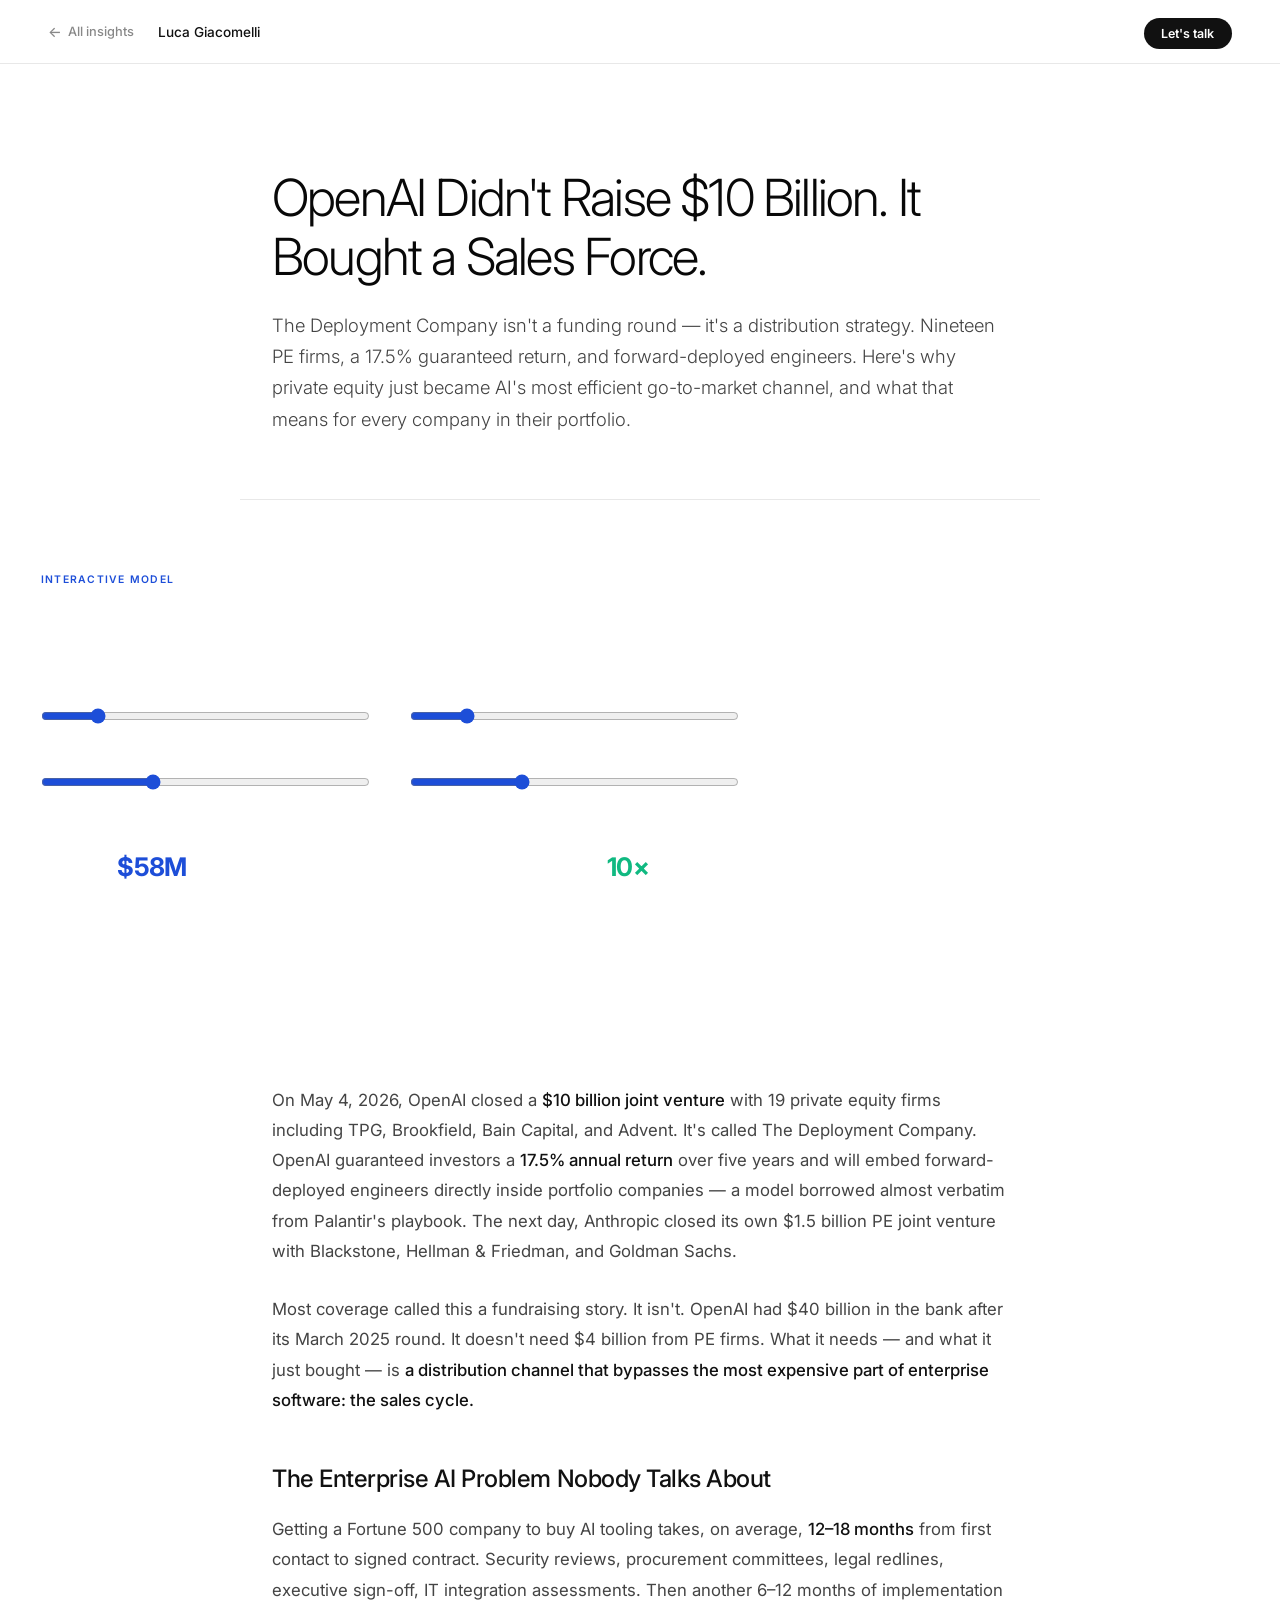
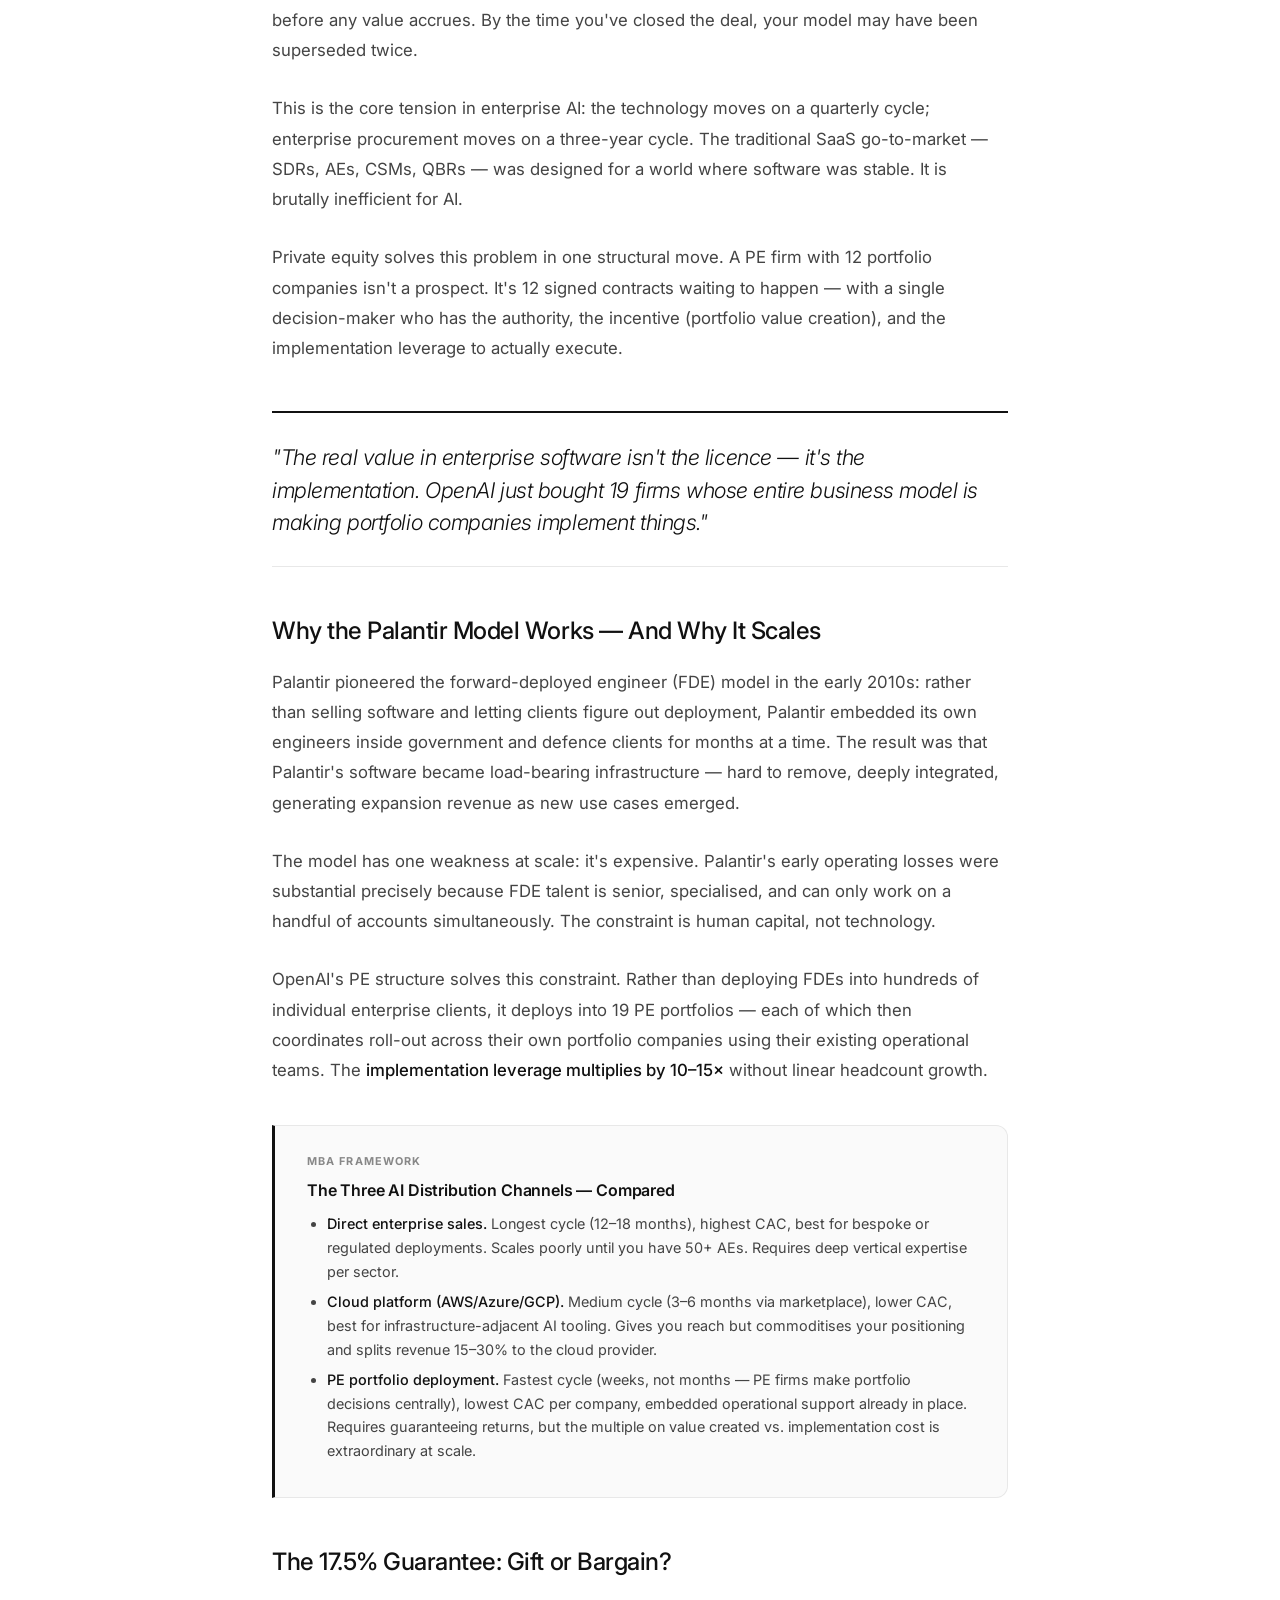
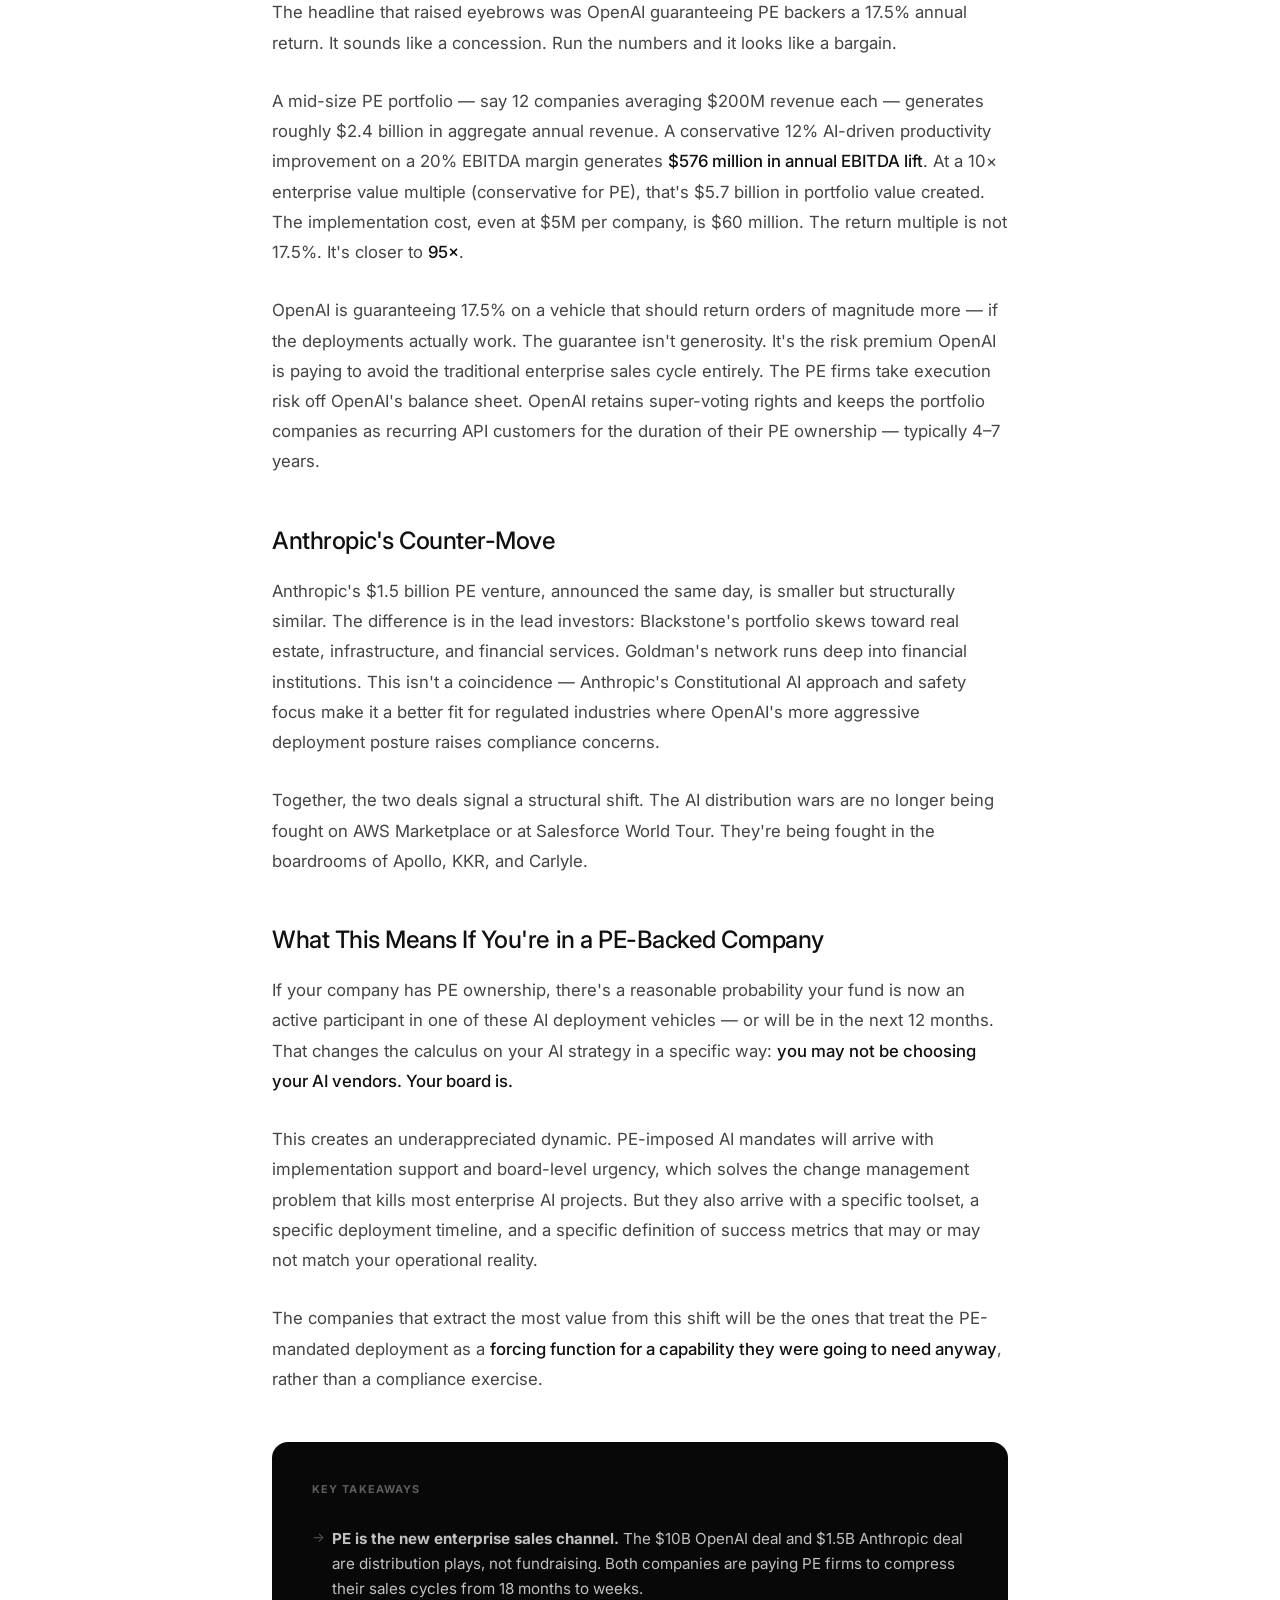
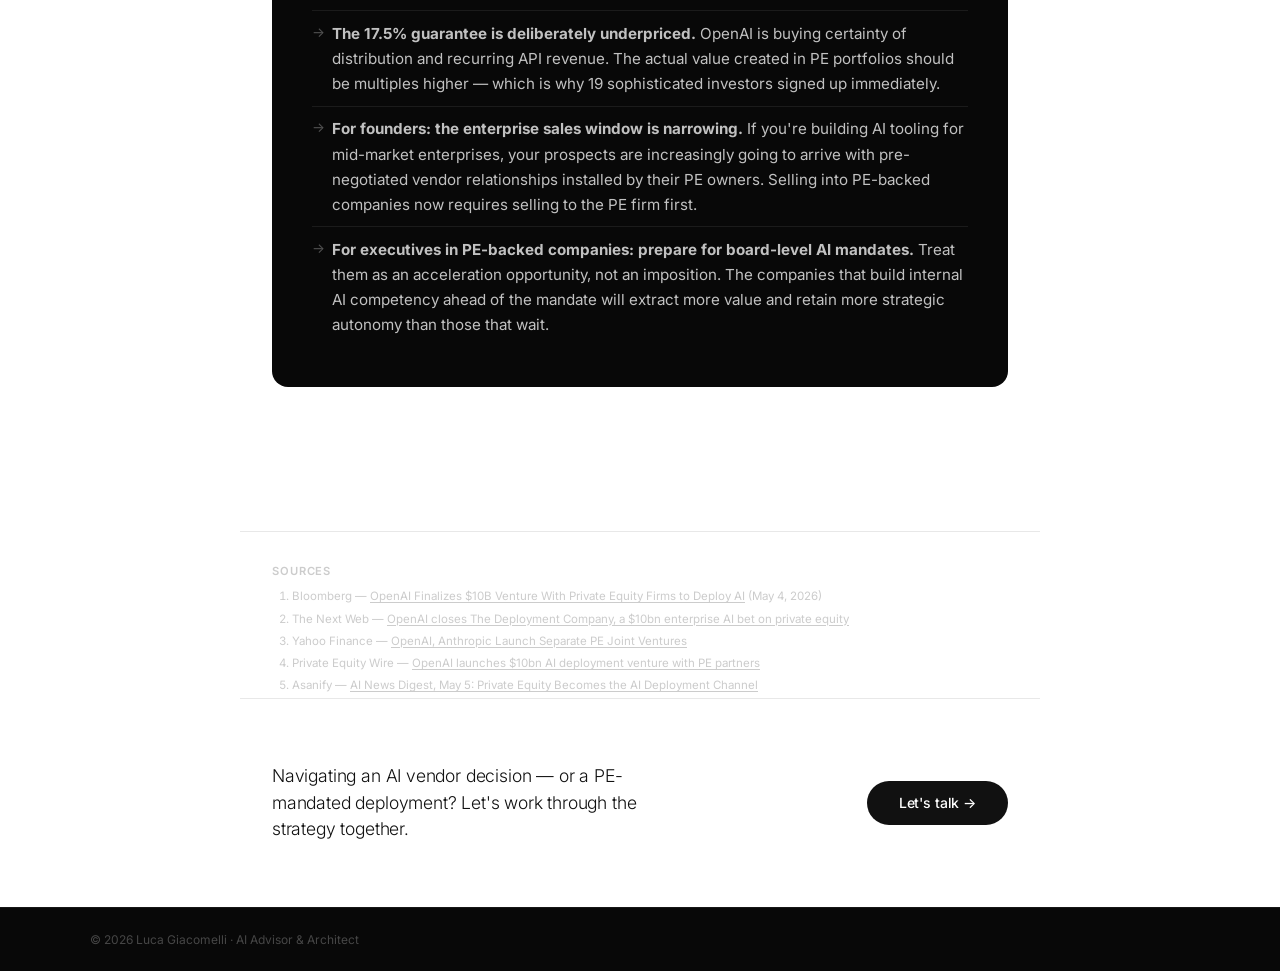
<file: insights/pe-ai-distribution.html>
<!DOCTYPE html>
<html lang="en">
<head>
  <meta charset="UTF-8" />
  <meta name="viewport" content="width=device-width, initial-scale=1.0" />
  <title>OpenAI Didn't Raise $10 Billion. It Bought a Sales Force. | Luca Giacomelli</title>
  <meta name="description" content="The Deployment Company isn't a funding round — it's a distribution strategy. Why private equity is now AI's most efficient go-to-market channel, and what that means for everyone else." />
  <meta name="author" content="Luca Giacomelli" />
  <meta name="keywords" content="OpenAI Deployment Company, private equity AI, AI go-to-market, AI distribution strategy, PE portfolio AI, enterprise AI deployment" />
  <meta name="robots" content="index, follow" />

  <!-- Canonical -->
  <link rel="canonical" href="https://lucagiacomelli.github.io/insights/pe-ai-distribution.html" />

  <!-- Open Graph -->
  <meta property="og:type" content="article" />
  <meta property="og:url" content="https://lucagiacomelli.github.io/insights/pe-ai-distribution.html" />
  <meta property="og:site_name" content="Luca Giacomelli" />
  <meta property="og:title" content="OpenAI Didn't Raise $10 Billion. It Bought a Sales Force. | Luca Giacomelli" />
  <meta property="og:description" content="The Deployment Company isn't a funding round — it's a distribution strategy. Why private equity is now AI's most efficient go-to-market channel, and what that means for everyone else." />
  <meta property="article:author" content="Luca Giacomelli" />
  <meta property="article:published_time" content="2026-05-06" />
  <meta property="article:tag" content="Strategy" />
  <!-- <meta property="og:image" content="https://lucagiacomelli.github.io/og-image.jpg" /> -->

  <!-- Twitter Card -->
  <meta name="twitter:card" content="summary_large_image" />
  <meta name="twitter:title" content="OpenAI Didn't Raise $10 Billion. It Bought a Sales Force. | Luca Giacomelli" />
  <meta name="twitter:description" content="The Deployment Company isn't a funding round — it's a distribution strategy. Why private equity is now AI's most efficient go-to-market channel, and what that means for everyone else." />
  <!-- <meta name="twitter:image" content="https://lucagiacomelli.github.io/og-image.jpg" /> -->

  <!-- Common assets (fonts, styles, analytics, favicons) -->
  <script src="../js/article-head.js"></script>
</head>
<body data-insight-id="pe-ai-distribution">

  <!-- NAV -->
  <nav class="article-nav">
    <div class="article-nav-left">
      <a href="../insights.html" class="back-link">All insights</a>
      <a href="../index.html" class="nav-site-name">Luca Giacomelli</a>
    </div>
    <div class="article-nav-right">
      <a href="../index.html#contact">Let's talk</a>
    </div>
  </nav>

  <!-- HEADER -->
  <header class="article-header">
    <div class="article-meta">
      <span class="article-tag"></span>
      <span class="article-date"></span>
      <span class="article-read-time"></span>
    </div>
    <h1>OpenAI Didn't Raise $10 Billion. It Bought a Sales Force.</h1>
    <p class="article-deck">
      The Deployment Company isn't a funding round — it's a distribution strategy. Nineteen PE firms,
      a 17.5% guaranteed return, and forward-deployed engineers. Here's why private equity just became
      AI's most efficient go-to-market channel, and what that means for every company in their portfolio.
    </p>
  </header>

  <!-- INTERACTIVE DEMO -->
  <div style="background:rgba(255,255,255,0.03);border:1px solid rgba(255,255,255,0.08);border-radius:12px;padding:2rem 2.5rem;margin:2.5rem 0;max-width:780px;">
    <div style="font-size:0.65rem;font-weight:600;letter-spacing:0.12em;text-transform:uppercase;color:#1D4ED8;margin-bottom:0.75rem;">Interactive Model</div>
    <h3 style="font-size:1.1rem;font-weight:600;color:#fff;margin:0 0 0.25rem;">PE Portfolio AI Deployment Calculator</h3>
    <p style="font-size:0.82rem;color:rgba(255,255,255,0.45);margin:0 0 2rem;">Estimate what AI deployment is worth to a PE fund — and whether OpenAI's 17.5% guarantee is a gift or a bargain.</p>

    <div style="display:grid;grid-template-columns:1fr 1fr;gap:1.5rem 2.5rem;">

      <div>
        <label style="display:block;font-size:0.75rem;color:rgba(255,255,255,0.5);margin-bottom:0.4rem;">Portfolio companies <span id="lbl-companies" style="color:#fff;font-weight:600;">12</span></label>
        <input type="range" id="sl-companies" min="5" max="50" value="12" step="1"
          style="width:100%;accent-color:#1D4ED8;cursor:pointer;" oninput="calcPE()">
      </div>

      <div>
        <label style="display:block;font-size:0.75rem;color:rgba(255,255,255,0.5);margin-bottom:0.4rem;">Avg revenue per company <span id="lbl-rev" style="color:#fff;font-weight:600;">$200M</span></label>
        <input type="range" id="sl-rev" min="50" max="1000" value="200" step="25"
          style="width:100%;accent-color:#1D4ED8;cursor:pointer;" oninput="calcPE()">
      </div>

      <div>
        <label style="display:block;font-size:0.75rem;color:rgba(255,255,255,0.5);margin-bottom:0.4rem;">AI productivity improvement <span id="lbl-prod" style="color:#fff;font-weight:600;">12%</span></label>
        <input type="range" id="sl-prod" min="3" max="30" value="12" step="1"
          style="width:100%;accent-color:#1D4ED8;cursor:pointer;" oninput="calcPE()">
      </div>

      <div>
        <label style="display:block;font-size:0.75rem;color:rgba(255,255,255,0.5);margin-bottom:0.4rem;">EBITDA margin <span id="lbl-ebitda" style="color:#fff;font-weight:600;">20%</span></label>
        <input type="range" id="sl-ebitda" min="10" max="40" value="20" step="1"
          style="width:100%;accent-color:#1D4ED8;cursor:pointer;" oninput="calcPE()">
      </div>
    </div>

    <div style="display:grid;grid-template-columns:repeat(3,1fr);gap:1rem;margin-top:2rem;padding-top:1.5rem;border-top:1px solid rgba(255,255,255,0.07);">
      <div style="text-align:center;">
        <div id="out-lift" style="font-size:1.6rem;font-weight:700;color:#1D4ED8;letter-spacing:-0.02em;">$576M</div>
        <div style="font-size:0.72rem;color:rgba(255,255,255,0.4);margin-top:0.25rem;">Annual EBITDA lift</div>
      </div>
      <div style="text-align:center;">
        <div id="out-value" style="font-size:1.6rem;font-weight:700;color:#fff;letter-spacing:-0.02em;">$4.6B</div>
        <div style="font-size:0.72rem;color:rgba(255,255,255,0.4);margin-top:0.25rem;">Portfolio value created (10× EV)</div>
      </div>
      <div style="text-align:center;">
        <div id="out-irr" style="font-size:1.6rem;font-weight:700;color:#10b981;letter-spacing:-0.02em;">46×</div>
        <div style="font-size:0.72rem;color:rgba(255,255,255,0.4);margin-top:0.25rem;">Return vs. 17.5% guarantee</div>
      </div>
    </div>

    <p style="font-size:0.72rem;color:rgba(255,255,255,0.25);margin-top:1.25rem;margin-bottom:0;">
      Illustrative model. EBITDA lift = companies × revenue × EBITDA margin × productivity %.
      Portfolio value uses a 10× EV/EBITDA multiple (conservative PE exit).
      Return multiple = portfolio value created ÷ $100M implementation cost assumption.
    </p>
  </div>

  <script>
    function fmt(n) {
      if (n >= 1000) return '$' + (n/1000).toFixed(1) + 'B';
      return '$' + Math.round(n) + 'M';
    }
    function calcPE() {
      const companies = +document.getElementById('sl-companies').value;
      const rev       = +document.getElementById('sl-rev').value;
      const prod      = +document.getElementById('sl-prod').value;
      const ebitda    = +document.getElementById('sl-ebitda').value;

      document.getElementById('lbl-companies').textContent = companies;
      document.getElementById('lbl-rev').textContent = '$' + rev + 'M';
      document.getElementById('lbl-prod').textContent = prod + '%';
      document.getElementById('lbl-ebitda').textContent = ebitda + '%';

      const totalRev   = companies * rev; // $M
      const lift       = totalRev * (ebitda / 100) * (prod / 100); // $M EBITDA lift
      const portValue  = lift * 10; // EV/EBITDA multiple
      const implCost   = companies * 5; // $5M implementation per company
      const multiple   = portValue / implCost;

      document.getElementById('out-lift').textContent  = fmt(lift);
      document.getElementById('out-value').textContent = fmt(portValue);
      document.getElementById('out-irr').textContent   = Math.round(multiple) + '×';
    }
    calcPE();
  </script>

  <!-- BODY -->
  <div class="article-body">

    <p>
      On May 4, 2026, OpenAI closed a <strong>$10 billion joint venture</strong> with 19 private
      equity firms including TPG, Brookfield, Bain Capital, and Advent. It's called The Deployment
      Company. OpenAI guaranteed investors a <strong>17.5% annual return</strong> over five years and
      will embed forward-deployed engineers directly inside portfolio companies — a model borrowed
      almost verbatim from Palantir's playbook. The next day, Anthropic closed its own $1.5 billion PE
      joint venture with Blackstone, Hellman &amp; Friedman, and Goldman Sachs.
    </p>

    <p>
      Most coverage called this a fundraising story. It isn't. OpenAI had $40 billion in the bank
      after its March 2025 round. It doesn't need $4 billion from PE firms. What it needs — and what
      it just bought — is <strong>a distribution channel that bypasses the most expensive part of
      enterprise software: the sales cycle.</strong>
    </p>

    <h2>The Enterprise AI Problem Nobody Talks About</h2>

    <p>
      Getting a Fortune 500 company to buy AI tooling takes, on average, <strong>12–18 months</strong>
      from first contact to signed contract. Security reviews, procurement committees, legal redlines,
      executive sign-off, IT integration assessments. Then another 6–12 months of implementation before
      any value accrues. By the time you've closed the deal, your model may have been superseded twice.
    </p>

    <p>
      This is the core tension in enterprise AI: the technology moves on a quarterly cycle; enterprise
      procurement moves on a three-year cycle. The traditional SaaS go-to-market — SDRs, AEs, CSMs,
      QBRs — was designed for a world where software was stable. It is brutally inefficient for AI.
    </p>

    <p>
      Private equity solves this problem in one structural move. A PE firm with 12 portfolio companies
      isn't a prospect. It's 12 signed contracts waiting to happen — with a single decision-maker
      who has the authority, the incentive (portfolio value creation), and the implementation leverage
      to actually execute.
    </p>

    <div class="pull-quote">
      <p>"The real value in enterprise software isn't the licence — it's the implementation. OpenAI just bought 19 firms whose entire business model is making portfolio companies implement things."</p>
    </div>

    <h2>Why the Palantir Model Works — And Why It Scales</h2>

    <p>
      Palantir pioneered the forward-deployed engineer (FDE) model in the early 2010s: rather than
      selling software and letting clients figure out deployment, Palantir embedded its own engineers
      inside government and defence clients for months at a time. The result was that Palantir's
      software became load-bearing infrastructure — hard to remove, deeply integrated, generating
      expansion revenue as new use cases emerged.
    </p>

    <p>
      The model has one weakness at scale: it's expensive. Palantir's early operating losses were
      substantial precisely because FDE talent is senior, specialised, and can only work on a handful
      of accounts simultaneously. The constraint is human capital, not technology.
    </p>

    <p>
      OpenAI's PE structure solves this constraint. Rather than deploying FDEs into hundreds of
      individual enterprise clients, it deploys into 19 PE portfolios — each of which then coordinates
      roll-out across their own portfolio companies using their existing operational teams. The
      <strong>implementation leverage multiplies by 10–15×</strong> without linear headcount growth.
    </p>

    <div class="framework-box">
      <div class="framework-label">MBA Framework</div>
      <h3>The Three AI Distribution Channels — Compared</h3>
      <ul>
        <li><strong>Direct enterprise sales.</strong> Longest cycle (12–18 months), highest CAC, best for bespoke or regulated deployments. Scales poorly until you have 50+ AEs. Requires deep vertical expertise per sector.</li>
        <li><strong>Cloud platform (AWS/Azure/GCP).</strong> Medium cycle (3–6 months via marketplace), lower CAC, best for infrastructure-adjacent AI tooling. Gives you reach but commoditises your positioning and splits revenue 15–30% to the cloud provider.</li>
        <li><strong>PE portfolio deployment.</strong> Fastest cycle (weeks, not months — PE firms make portfolio decisions centrally), lowest CAC per company, embedded operational support already in place. Requires guaranteeing returns, but the multiple on value created vs. implementation cost is extraordinary at scale.</li>
      </ul>
    </div>

    <h2>The 17.5% Guarantee: Gift or Bargain?</h2>

    <p>
      The headline that raised eyebrows was OpenAI guaranteeing PE backers a 17.5% annual return.
      It sounds like a concession. Run the numbers and it looks like a bargain.
    </p>

    <p>
      A mid-size PE portfolio — say 12 companies averaging $200M revenue each — generates roughly
      $2.4 billion in aggregate annual revenue. A conservative 12% AI-driven productivity improvement
      on a 20% EBITDA margin generates <strong>$576 million in annual EBITDA lift</strong>. At a 10×
      enterprise value multiple (conservative for PE), that's $5.7 billion in portfolio value created.
      The implementation cost, even at $5M per company, is $60 million. The return multiple is not
      17.5%. It's closer to <strong>95×</strong>.
    </p>

    <p>
      OpenAI is guaranteeing 17.5% on a vehicle that should return orders of magnitude more — if the
      deployments actually work. The guarantee isn't generosity. It's the risk premium OpenAI is
      paying to avoid the traditional enterprise sales cycle entirely. The PE firms take execution
      risk off OpenAI's balance sheet. OpenAI retains super-voting rights and keeps the portfolio
      companies as recurring API customers for the duration of their PE ownership — typically 4–7 years.
    </p>

    <h2>Anthropic's Counter-Move</h2>

    <p>
      Anthropic's $1.5 billion PE venture, announced the same day, is smaller but structurally
      similar. The difference is in the lead investors: Blackstone's portfolio skews toward real
      estate, infrastructure, and financial services. Goldman's network runs deep into financial
      institutions. This isn't a coincidence — Anthropic's Constitutional AI approach and safety
      focus make it a better fit for regulated industries where OpenAI's more aggressive deployment
      posture raises compliance concerns.
    </p>

    <p>
      Together, the two deals signal a structural shift. The AI distribution wars are no longer
      being fought on AWS Marketplace or at Salesforce World Tour. They're being fought in the
      boardrooms of Apollo, KKR, and Carlyle.
    </p>

    <h2>What This Means If You're in a PE-Backed Company</h2>

    <p>
      If your company has PE ownership, there's a reasonable probability your fund is now an active
      participant in one of these AI deployment vehicles — or will be in the next 12 months. That
      changes the calculus on your AI strategy in a specific way: <strong>you may not be choosing
      your AI vendors. Your board is.</strong>
    </p>

    <p>
      This creates an underappreciated dynamic. PE-imposed AI mandates will arrive with implementation
      support and board-level urgency, which solves the change management problem that kills most
      enterprise AI projects. But they also arrive with a specific toolset, a specific deployment
      timeline, and a specific definition of success metrics that may or may not match your
      operational reality.
    </p>

    <p>
      The companies that extract the most value from this shift will be the ones that treat the
      PE-mandated deployment as a <strong>forcing function for a capability they were going to need
      anyway</strong>, rather than a compliance exercise.
    </p>

    <div class="takeaways">
      <div class="takeaways-label">Key Takeaways</div>
      <ul>
        <li><strong>PE is the new enterprise sales channel.</strong> The $10B OpenAI deal and $1.5B Anthropic deal are distribution plays, not fundraising. Both companies are paying PE firms to compress their sales cycles from 18 months to weeks.</li>
        <li><strong>The 17.5% guarantee is deliberately underpriced.</strong> OpenAI is buying certainty of distribution and recurring API revenue. The actual value created in PE portfolios should be multiples higher — which is why 19 sophisticated investors signed up immediately.</li>
        <li><strong>For founders: the enterprise sales window is narrowing.</strong> If you're building AI tooling for mid-market enterprises, your prospects are increasingly going to arrive with pre-negotiated vendor relationships installed by their PE owners. Selling into PE-backed companies now requires selling to the PE firm first.</li>
        <li><strong>For executives in PE-backed companies: prepare for board-level AI mandates.</strong> Treat them as an acceleration opportunity, not an imposition. The companies that build internal AI competency ahead of the mandate will extract more value and retain more strategic autonomy than those that wait.</li>
      </ul>
    </div>

  </div>

  <div class="article-sources">
    <p>Sources</p>
    <ol>
      <li>Bloomberg — <a href="https://www.bloomberg.com/news/articles/2026-05-04/openai-finalizes-10-billion-joint-venture-with-pe-firms-to-deploy-ai" target="_blank" rel="noopener">OpenAI Finalizes $10B Venture With Private Equity Firms to Deploy AI</a> (May 4, 2026)</li>
      <li>The Next Web — <a href="https://thenextweb.com/news/openai-deployco-finalized-10-billion-joint-venture" target="_blank" rel="noopener">OpenAI closes The Deployment Company, a $10bn enterprise AI bet on private equity</a></li>
      <li>Yahoo Finance — <a href="https://finance.yahoo.com/sectors/technology/articles/openai-anthropic-launch-separate-pe-144833171.html" target="_blank" rel="noopener">OpenAI, Anthropic Launch Separate PE Joint Ventures</a></li>
      <li>Private Equity Wire — <a href="https://www.privateequitywire.co.uk/openai-launches-10bn-ai-deployment-venture-with-pe-partners/" target="_blank" rel="noopener">OpenAI launches $10bn AI deployment venture with PE partners</a></li>
      <li>Asanify — <a href="https://asanify.com/blog/news/private-equity-ai-deployment-may-5-2026/" target="_blank" rel="noopener">AI News Digest, May 5: Private Equity Becomes the AI Deployment Channel</a></li>
    </ol>
  </div>

  <div class="article-footer-cta">
    <p>Navigating an AI vendor decision — or a PE-mandated deployment? Let's work through the strategy together.</p>
    <a href="../index.html#contact" class="btn-primary">Let's talk →</a>
  </div>

  <footer style="background:var(--black);border-top:1px solid rgba(255,255,255,0.06);padding:1.5rem 3rem;">
    <div style="max-width:1100px;margin:0 auto;display:flex;justify-content:space-between;align-items:center;flex-wrap:wrap;gap:1rem;">
      <p style="font-size:0.75rem;color:rgba(255,255,255,0.25);">© 2026 Luca Giacomelli · AI Advisor &amp; Architect</p>
    </div>
  </footer>

  <script src="../data/insights.js"></script>
  <script src="../js/subscription.js"></script>
  <script src="../js/paywall.js"></script>

</body>
</html>
</file>
<file: css/base.css>
/* ─────────────────────────────────────────
   BASE — variables, reset, typography,
           keyframes, scroll reveal, buttons
   ───────────────────────────────────────── */

*, *::before, *::after {
  box-sizing: border-box;
  margin: 0;
  padding: 0;
}

:root {
  --black:   #080808;
  --ink:     #111111;
  --mid:     #444444;
  --muted:   #888888;
  --faint:   #CCCCCC;
  --border:  #E8E8E8;
  --bg:      #FFFFFF;
  --bg-soft: #FAFAFA;
  --blue:    #1D4ED8;
}

html {
  scroll-behavior: smooth;
}

body {
  font-family: 'Inter', sans-serif;
  background: var(--bg);
  color: var(--ink);
  -webkit-font-smoothing: antialiased;
  overflow-x: hidden;
}

/* ─── SECTION UTILITY ─────────────────── */

.section-num {
  font-size: 0.7rem;
  font-weight: 600;
  letter-spacing: 0.1em;
  text-transform: uppercase;
  color: var(--faint);
  margin-bottom: 1rem;
}

/* ─── BUTTONS ─────────────────────────── */

.btn-primary {
  background: var(--ink);
  color: #fff;
  padding: 0.85rem 2rem;
  border-radius: 100px;
  font-weight: 500;
  font-size: 0.875rem;
  text-decoration: none;
  letter-spacing: -0.01em;
  transition: opacity 0.2s, transform 0.2s;
  white-space: nowrap;
  display: inline-block;
}
.btn-primary:hover {
  opacity: 0.8;
  transform: translateY(-1px);
}

.btn-ghost {
  font-size: 0.8rem;
  color: var(--muted);
  text-decoration: none;
  display: inline-flex;
  align-items: center;
  gap: 0.35rem;
  transition: color 0.2s;
}
.btn-ghost:hover { color: var(--ink); }
.btn-ghost::after { content: '↓'; font-size: 0.9rem; }

.btn-white {
  background: #fff;
  color: var(--black);
  padding: 0.9rem 2rem;
  border-radius: 100px;
  font-weight: 500;
  font-size: 0.875rem;
  text-decoration: none;
  transition: opacity 0.2s, transform 0.2s;
  display: inline-block;
}
.btn-white:hover {
  opacity: 0.88;
  transform: translateY(-1px);
}

.btn-outline-white {
  border: 1px solid rgba(255,255,255,0.2);
  color: rgba(255,255,255,0.7);
  padding: 0.9rem 2rem;
  border-radius: 100px;
  font-weight: 500;
  font-size: 0.875rem;
  text-decoration: none;
  transition: border-color 0.2s, color 0.2s;
  display: inline-block;
}
.btn-outline-white:hover {
  border-color: rgba(255,255,255,0.5);
  color: #fff;
}

/* ─── SCROLL REVEAL ───────────────────── */

.reveal {
  opacity: 0;
  transform: translateY(28px);
  transition:
    opacity  0.8s cubic-bezier(0.16, 1, 0.3, 1),
    transform 0.8s cubic-bezier(0.16, 1, 0.3, 1);
}
.reveal.visible {
  opacity: 1;
  transform: translateY(0);
}
.reveal-delay-1 { transition-delay: 0.1s; }
.reveal-delay-2 { transition-delay: 0.2s; }
.reveal-delay-3 { transition-delay: 0.3s; }
.reveal-delay-4 { transition-delay: 0.4s; }

/* ─── KEYFRAMES ───────────────────────── */

@keyframes fadeIn {
  to { opacity: 1; }
}

@keyframes slideUp {
  from { opacity: 0; transform: translateY(20px); }
  to   { opacity: 1; transform: translateY(0); }
}

@keyframes lineReveal {
  to { opacity: 1; transform: translateY(0); }
}

@keyframes ticker {
  from { transform: translateX(0); }
  to   { transform: translateX(-50%); }
}

@keyframes scrollPulse {
  0%, 100% { opacity: 0.3; transform: scaleY(1); }
  50%       { opacity: 1;   transform: scaleY(0.6); }
}
</file>
<file: css/nav.css>
/* ─────────────────────────────────────────
   NAV — fixed top navigation bar
   ───────────────────────────────────────── */

nav {
  position: fixed;
  top: 0;
  left: 0;
  right: 0;
  z-index: 200;
  padding: 0 3rem;
  height: 64px;
  display: flex;
  align-items: center;
  justify-content: space-between;
  transition: background 0.4s, border-color 0.4s;
}

nav.scrolled {
  background: rgba(255, 255, 255, 0.94);
  backdrop-filter: blur(16px);
  border-bottom: 1px solid var(--border);
}

/* Logo */
.nav-logo {
  font-size: 0.9rem;
  font-weight: 500;
  letter-spacing: -0.01em;
  color: var(--ink);
  text-decoration: none;
  opacity: 0;
  animation: fadeIn 0.6s ease 0.2s forwards;
}

/* Right-side links */
.nav-right {
  display: flex;
  align-items: center;
  gap: 2.5rem;
  opacity: 0;
  animation: fadeIn 0.6s ease 0.3s forwards;
}

.nav-right a {
  font-size: 0.8rem;
  font-weight: 500;
  color: var(--mid);
  text-decoration: none;
  letter-spacing: 0.01em;
  transition: color 0.2s;
}
.nav-right a:hover { color: var(--ink); }

/* CTA pill */
.nav-cta {
  background: var(--ink) !important;
  color: #fff !important;
  padding: 0.5rem 1.1rem;
  border-radius: 100px;
  font-size: 0.78rem !important;
  font-weight: 600 !important;
  transition: opacity 0.2s !important;
}
.nav-cta:hover { opacity: 0.75 !important; }

/* ─── RESPONSIVE ──────────────────────── */

@media (max-width: 900px) {
  nav { padding: 0 1.5rem; }
}

@media (max-width: 600px) {
  .nav-right a:not(.nav-cta) { display: none; }
}
</file>
<file: css/hero.css>
/* ─────────────────────────────────────────
   HERO — full-viewport opening section
   ───────────────────────────────────────── */

#hero {
  min-height: 100vh;
  display: flex;
  flex-direction: column;
  justify-content: center;
  padding: 8rem 3rem 5rem;
  position: relative;
  overflow: hidden;
}

/* Subtle background grid */
#hero::before {
  content: '';
  position: absolute;
  inset: 0;
  background-image:
    linear-gradient(var(--border) 1px, transparent 1px),
    linear-gradient(90deg, var(--border) 1px, transparent 1px);
  background-size: 60px 60px;
  opacity: 0.45;
  mask-image: radial-gradient(ellipse 80% 60% at 50% 50%, black 30%, transparent 100%);
  -webkit-mask-image: radial-gradient(ellipse 80% 60% at 50% 50%, black 30%, transparent 100%);
}

/* ─── INNER WRAPPER ───────────────────── */

.hero-inner {
  position: relative;
  max-width: 1100px;
  margin: 0 auto;
  width: 100%;
}

/* ─── EYEBROW ─────────────────────────── */

.hero-eyebrow {
  display: flex;
  align-items: center;
  gap: 0.75rem;
  margin-bottom: 2.5rem;
  opacity: 0;
  animation: slideUp 0.7s ease 0.1s forwards;
}

.eyebrow-line {
  width: 32px;
  height: 1px;
  background: var(--muted);
}

.eyebrow-text {
  font-size: 0.72rem;
  font-weight: 600;
  letter-spacing: 0.12em;
  text-transform: uppercase;
  color: var(--muted);
}

/* ─── HEADLINE ────────────────────────── */

.hero-headline {
  font-size: clamp(3rem, 7vw, 6.5rem);
  font-weight: 300;
  letter-spacing: -0.04em;
  line-height: 1.02;
  color: var(--black);
  margin-bottom: 2.5rem;
}

/* Each line clips and reveals its inner span */
.hero-headline .line {
  display: block;
  overflow: hidden;
}

.hero-headline .line-inner {
  display: block;
  opacity: 0;
  transform: translateY(100%);
}

.hero-headline .line:nth-child(1) .line-inner {
  animation: lineReveal 0.8s cubic-bezier(0.16, 1, 0.3, 1) 0.2s forwards;
}
.hero-headline .line:nth-child(2) .line-inner {
  animation: lineReveal 0.8s cubic-bezier(0.16, 1, 0.3, 1) 0.35s forwards;
}
.hero-headline .line:nth-child(3) .line-inner {
  animation: lineReveal 0.8s cubic-bezier(0.16, 1, 0.3, 1) 0.5s forwards;
}

.hero-headline em {
  font-style: italic;
  font-weight: 300;
  color: var(--muted);
}

/* ─── BOTTOM ROW ──────────────────────── */

.hero-bottom {
  display: flex;
  align-items: flex-end;
  justify-content: space-between;
  gap: 2rem;
  flex-wrap: wrap;
  opacity: 0;
  animation: slideUp 0.8s ease 0.75s forwards;
}

.hero-sub {
  font-size: 1rem;
  color: var(--mid);
  line-height: 1.7;
  max-width: 420px;
  font-weight: 400;
}

.hero-actions {
  display: flex;
  flex-direction: column;
  align-items: flex-end;
  gap: 0.75rem;
}

/* ─── SCROLL HINT ─────────────────────── */

.scroll-hint {
  position: absolute;
  bottom: 2.5rem;
  left: 50%;
  transform: translateX(-50%);
  display: flex;
  flex-direction: column;
  align-items: center;
  gap: 0.4rem;
  opacity: 0;
  animation: fadeIn 1s ease 1.2s forwards;
}

.scroll-hint span {
  font-size: 0.65rem;
  letter-spacing: 0.1em;
  text-transform: uppercase;
  color: var(--faint);
}

.scroll-line {
  width: 1px;
  height: 40px;
  background: linear-gradient(var(--faint), transparent);
  animation: scrollPulse 2s ease-in-out 1.5s infinite;
}

/* ─── RESPONSIVE ──────────────────────── */

@media (max-width: 900px) {
  #hero { padding: 7rem 1.5rem 5rem; }
  .hero-bottom { flex-direction: column; align-items: flex-start; }
  .hero-actions { align-items: flex-start; }
}
</file>
<file: css/ticker.css>
/* ─────────────────────────────────────────
   TICKER — scrolling credentials banner
   ───────────────────────────────────────── */

.ticker-wrap {
  border-top: 1px solid var(--border);
  border-bottom: 1px solid var(--border);
  padding: 1rem 0;
  overflow: hidden;
  white-space: nowrap;
  background: var(--bg);
  cursor: default;
  user-select: none;
}

.ticker-track {
  display: inline-flex;
  gap: 0;
  animation: ticker 30s linear infinite;
}

/* Pause on hover — toggled via JS */
.ticker-track.paused {
  animation-play-state: paused;
}

.ticker-item {
  display: inline-flex;
  align-items: center;
  gap: 1.25rem;
  padding: 0 3rem;
  font-size: 0.75rem;
  font-weight: 500;
  letter-spacing: 0.06em;
  text-transform: uppercase;
  color: var(--muted);
}

.ticker-dot {
  width: 4px;
  height: 4px;
  background: var(--faint);
  border-radius: 50%;
  flex-shrink: 0;
}
</file>
<file: css/about.css>
/* ─────────────────────────────────────────
   ABOUT — personal story + stats
   ───────────────────────────────────────── */

#about {
  padding: 8rem 3rem;
  max-width: 1100px;
  margin: 0 auto;
}

/* ─── TWO-COLUMN LAYOUT ───────────────── */

.about-layout {
  display: grid;
  grid-template-columns: 1fr 2fr;
  gap: 5rem;
  align-items: start;
}

/* ─── LEFT COLUMN ─────────────────────── */

.about-left h2 {
  font-size: 1.5rem;
  font-weight: 500;
  letter-spacing: -0.025em;
  line-height: 1.3;
  color: var(--ink);
}

/* ─── RIGHT COLUMN ────────────────────── */

.about-right p {
  font-size: 1.2rem;
  font-weight: 300;
  color: var(--mid);
  line-height: 1.75;
  margin-bottom: 1.5rem;
  letter-spacing: -0.01em;
}

.about-right p strong {
  color: var(--ink);
  font-weight: 500;
}

/* ─── STATS ROW ───────────────────────── */

.about-stats {
  display: grid;
  grid-template-columns: repeat(3, 1fr);
  gap: 2rem;
  margin-top: 3rem;
  padding-top: 3rem;
  border-top: 1px solid var(--border);
}

.stat-item .num {
  font-size: 2.25rem;
  font-weight: 300;
  letter-spacing: -0.04em;
  color: var(--ink);
  line-height: 1;
  margin-bottom: 0.3rem;
}

.stat-item .label {
  font-size: 0.78rem;
  color: var(--muted);
  font-weight: 500;
}

/* ─── RESPONSIVE ──────────────────────── */

@media (max-width: 900px) {
  #about { padding: 5rem 1.5rem; }
  .about-layout {
    grid-template-columns: 1fr;
    gap: 2.5rem;
  }
  .about-stats {
    grid-template-columns: repeat(2, 1fr);
    gap: 1.5rem;
  }
}

@media (max-width: 480px) {
  .about-stats {
    grid-template-columns: repeat(2, 1fr);
  }
}
</file>
<file: css/insights.css>
/* ─────────────────────────────────────────
   INSIGHTS — article cards section
   ───────────────────────────────────────── */

#insights {
  padding: 8rem 1.5rem;
  border-top: 1px solid var(--border);
  background: var(--bg-soft);
}

.insights-inner {
  max-width: 1280px;
  margin: 0 auto;
}

/* ─── SECTION HEADER ──────────────────── */

.section-header {
  display: flex;
  align-items: flex-end;
  justify-content: space-between;
  margin-bottom: 4rem;
}

.section-header h2 {
  font-size: clamp(2rem, 4vw, 3rem);
  font-weight: 300;
  letter-spacing: -0.035em;
  color: var(--ink);
}

.view-all {
  font-size: 0.8rem;
  font-weight: 500;
  color: var(--blue);
  text-decoration: none;
  display: inline-flex;
  align-items: center;
  gap: 0.3rem;
  transition: gap 0.2s;
  white-space: nowrap;
  padding-bottom: 0.25rem; /* align with baseline of h2 */
}
.view-all:hover { gap: 0.6rem; }

/* ─── CARD GRID ───────────────────────── */

.insights-grid {
  display: grid;
  grid-template-columns: repeat(3, 1fr);
  gap: 1.5rem;
}

/* ─── INDIVIDUAL CARD ─────────────────── */

.insight-card {
  background: var(--bg);
  border: 1px solid var(--border);
  border-radius: 16px;
  padding: 2rem;
  text-decoration: none;
  display: block;
  position: relative;
  overflow: hidden;
  transition:
    transform  0.3s cubic-bezier(0.16, 1, 0.3, 1),
    box-shadow 0.3s;
}

/* Animated arrow in bottom-right corner */
.insight-card::after {
  content: '→';
  position: absolute;
  bottom: 2rem;
  right: 2rem;
  font-size: 1.1rem;
  color: var(--faint);
  transition: color 0.2s, transform 0.2s;
}

.insight-card:hover {
  transform: translateY(-4px);
  box-shadow: 0 20px 60px rgba(0, 0, 0, 0.07);
}
.insight-card:hover::after {
  color: var(--blue);
  transform: translate(3px, -3px);
}

/* ─── TAG PILLS ───────────────────────── */

.insight-tag {
  font-size: 0.68rem;
  font-weight: 700;
  letter-spacing: 0.08em;
  text-transform: uppercase;
  padding: 0.25rem 0.65rem;
  border-radius: 100px;
  display: inline-block;
  margin-bottom: 1.5rem;
}

.tag-strategy     { background: #F0FDF4; color: #15803D; }
.tag-economics    { background: #FFF7ED; color: #C2410C; }
.tag-architecture { background: #EFF6FF; color: #1D4ED8; }
.tag-football     { background: #1C1C1C; color: #FFFFFF; }

/* Bleeds to card edges, counteracting the 2rem padding */
.insight-card .card-thumb {
  display: block;
  width: calc(100% + 4rem);
  margin: -2rem -2rem 1.5rem;
  height: 160px;
  object-fit: cover;
}

/* ─── CARD CONTENT ────────────────────── */

.insight-card h3 {
  font-size: 1.05rem;
  font-weight: 500;
  color: var(--ink);
  line-height: 1.4;
  letter-spacing: -0.01em;
  margin-bottom: 0.75rem;
  padding-right: 1.5rem; /* keep clear of the arrow */
}

.insight-card p {
  font-size: 0.85rem;
  color: var(--muted);
  line-height: 1.65;
  margin-bottom: 2.5rem;
}

/* ─── CARD FOOTER ─────────────────────── */

.insight-footer {
  display: flex;
  align-items: center;
  gap: 0.5rem;
}

.demo-pill {
  display: inline-flex;
  align-items: center;
  gap: 0.3rem;
  background: #EFF6FF;
  color: #1D4ED8;
  font-size: 0.7rem;
  font-weight: 600;
  padding: 0.25rem 0.65rem;
  border-radius: 100px;
}

.coming-soon {
  font-size: 0.75rem;
  color: var(--faint);
}

/* ─── RESPONSIVE ──────────────────────── */

@media (max-width: 900px) {
  #insights { padding: 5rem 1.5rem; }
  .insights-grid { grid-template-columns: 1fr; }
  .section-header { flex-direction: column; align-items: flex-start; gap: 1rem; }
}
</file>
<file: css/advisory.css>
/* ─────────────────────────────────────────
   ADVISORY — services grid section
   ───────────────────────────────────────── */

#advisory {
  padding: 8rem 3rem;
  border-top: 1px solid var(--border);
}

.advisory-inner {
  max-width: 1100px;
  margin: 0 auto;
}

/* Re-use .section-header from insights.css for the heading row */
#advisory .section-header {
  margin-bottom: 0; /* grid has its own top margin */
}

#advisory .section-header h2 {
  font-size: clamp(2rem, 4vw, 3rem);
  font-weight: 300;
  letter-spacing: -0.035em;
  color: var(--ink);
}

/* ─── SERVICES GRID ───────────────────── */

.advisory-grid {
  display: grid;
  grid-template-columns: repeat(4, 1fr);
  gap: 1px;
  background: var(--border); /* gap colour = border colour */
  border: 1px solid var(--border);
  border-radius: 16px;
  overflow: hidden;
  margin-top: 4rem;
}

.advisory-cell {
  background: var(--bg);
  padding: 2.5rem 2rem;
  transition: background 0.2s;
}
.advisory-cell:hover { background: var(--bg-soft); }

.advisory-cell-icon {
  font-size: 1.25rem;
  margin-bottom: 1.25rem;
}

.advisory-cell h3 {
  font-size: 0.95rem;
  font-weight: 500;
  color: var(--ink);
  margin-bottom: 0.6rem;
  letter-spacing: -0.01em;
}

.advisory-cell p {
  font-size: 0.82rem;
  color: var(--muted);
  line-height: 1.65;
}

/* ─── BOTTOM CTA ROW ──────────────────── */

.advisory-cta {
  margin-top: 4rem;
  display: flex;
  align-items: center;
  justify-content: space-between;
  flex-wrap: wrap;
  gap: 2rem;
}

.advisory-cta p {
  font-size: 1.4rem;
  font-weight: 300;
  letter-spacing: -0.025em;
  color: var(--ink);
  max-width: 500px;
  line-height: 1.4;
}

/* ─── RESPONSIVE ──────────────────────── */

@media (max-width: 900px) {
  #advisory { padding: 5rem 1.5rem; }
  .advisory-grid { grid-template-columns: 1fr 1fr; }
}

@media (max-width: 600px) {
  .advisory-grid { grid-template-columns: 1fr; }
}
</file>
<file: css/contact.css>
/* ─────────────────────────────────────────
   CONTACT — dark closing section + footer
   ───────────────────────────────────────── */

/* ─── CONTACT SECTION ─────────────────── */

#contact {
  background: var(--black);
  padding: 10rem 3rem;
  text-align: center;
  position: relative;
  overflow: hidden;
}

/* Background grid (mirrors hero grid, inverted colour) */
#contact::before {
  content: '';
  position: absolute;
  inset: 0;
  background-image:
    linear-gradient(rgba(255, 255, 255, 0.04) 1px, transparent 1px),
    linear-gradient(90deg, rgba(255, 255, 255, 0.04) 1px, transparent 1px);
  background-size: 60px 60px;
}

.contact-inner {
  position: relative;
  max-width: 700px;
  margin: 0 auto;
}

/* Override section-num colour for dark bg */
#contact .section-num {
  color: rgba(255, 255, 255, 0.25);
  margin-bottom: 1.5rem;
}

#contact h2 {
  font-size: clamp(2.5rem, 5vw, 4.5rem);
  font-weight: 300;
  letter-spacing: -0.04em;
  line-height: 1.1;
  color: #fff;
  margin-bottom: 1.5rem;
}

#contact p {
  font-size: 1rem;
  color: rgba(255, 255, 255, 0.45);
  line-height: 1.7;
  margin-bottom: 3rem;
}

/* ─── CONTACT LINK ROW ────────────────── */

.contact-links {
  display: flex;
  justify-content: center;
  align-items: center;
  gap: 1rem;
  flex-wrap: wrap;
  position: relative;
  z-index: 2;
}

.booking-widget {
  display: inline-block;
  width: auto;
  min-width: 0;
}

.booking-widget .qxCTlb,
.booking-widget button,
.contact-links .qxCTlb,
.contact-links button {
  background: #fff !important;
  color: #080808 !important;
  padding: 0.9rem 2rem !important;
  border-radius: 100px !important;
  font-family: 'Inter', sans-serif !important;
  font-weight: 500 !important;
  font-size: 0.875rem !important;
  line-height: normal !important;
  letter-spacing: -0.01em !important;
  min-height: unset !important;
  white-space: nowrap !important;
  border: none !important;
  cursor: pointer !important;
  transition: opacity 0.2s, transform 0.2s !important;
  display: inline-block !important;
  box-shadow: 0 12px 30px rgba(0, 0, 0, 0.18);
}

.booking-widget .qxCTlb:hover,
.booking-widget button:hover,
.contact-links .qxCTlb:hover,
.contact-links button:hover {
  opacity: 0.88 !important;
  transform: translateY(-1px) !important;
}

/* Make the embedded booking dialog look neat and readable on the dark background */
.booking-widget iframe,
iframe[src*="calendar.google.com/calendar/appointments"],
iframe.mmGMM {
  width: min(100%, 980px) !important;
  max-width: calc(100vw - 80px) !important;
  min-height: 700px !important;
  height: 700px !important;
  border: 1px solid rgba(255, 255, 255, 0.14) !important;
  border-radius: 28px !important;
  background: rgba(255, 255, 255, 0.96) !important;
  box-shadow: 0 36px 100px rgba(0, 0, 0, 0.34) !important;
  margin: 1.25rem auto 0 !important;
  display: block !important;
  overflow: hidden !important;
}

@media (max-width: 900px) {
  .contact-links {
    flex-direction: column;
    align-items: center;
  }

  .booking-widget,
  .booking-widget .qxCTlb,
  .booking-widget button,
  .contact-links .qxCTlb,
  .contact-links button,
  .btn-white,
  .btn-outline-white {
    width: min(100%, 240px);
  }

  .booking-widget iframe,
  iframe[src*="calendar.google.com/calendar/appointments"],
  iframe.mmGMM {
    width: min(100vw - 24px, 100%) !important;
    max-width: calc(100vw - 24px) !important;
    min-height: 580px !important;
    height: 580px !important;
  }
}

/* ─── FOOTER ──────────────────────────── */

footer {
  background: var(--black);
  border-top: 1px solid rgba(255, 255, 255, 0.06);
  padding: 1.5rem 3rem;
}

.footer-inner {
  max-width: 1100px;
  margin: 0 auto;
  display: flex;
  justify-content: space-between;
  align-items: center;
  flex-wrap: wrap;
  gap: 1rem;
}

.footer-inner p,
.footer-inner a {
  font-size: 0.75rem;
  color: rgba(255, 255, 255, 0.25);
  text-decoration: none;
}
.footer-inner a:hover { color: rgba(255, 255, 255, 0.6); }

.footer-links { display: flex; gap: 1.5rem; }

/* ─── RESPONSIVE ──────────────────────── */

@media (max-width: 900px) {
  #contact { padding: 6rem 1.5rem; }
  footer   { padding: 1.5rem; }
}
</file>
<file: css/insights-page.css>
/* ─────────────────────────────────────────
   INSIGHTS PAGE — listing, search, filters
   ───────────────────────────────────────── */

/* ─── PAGE HEADER ─────────────────────── */

.insights-page-header {
  padding: 7rem 1.5rem 3rem;
  border-bottom: 1px solid var(--border);
  max-width: 1280px;
  margin: 0 auto;
}

.insights-page-header h1 {
  font-size: clamp(2.5rem, 5vw, 4rem);
  font-weight: 300;
  letter-spacing: -0.04em;
  line-height: 1.1;
  color: var(--black);
  margin-bottom: 0.5rem;
}

.insights-page-header p {
  font-size: 1rem;
  color: var(--muted);
  font-weight: 400;
}

/* ─── CONTROLS BAR ────────────────────── */

.insights-controls {
  max-width: 1280px;
  margin: 0 auto;
  padding: 2rem 1.5rem;
  display: flex;
  align-items: center;
  justify-content: space-between;
  gap: 1.5rem;
  flex-wrap: wrap;
  border-bottom: 1px solid var(--border);
}

/* Search input */
.search-wrap {
  position: relative;
  flex: 1;
  max-width: 340px;
  min-width: 200px;
}

.search-wrap svg {
  position: absolute;
  left: 0.85rem;
  top: 50%;
  transform: translateY(-50%);
  width: 15px;
  height: 15px;
  stroke: var(--muted);
  fill: none;
  stroke-width: 2;
  stroke-linecap: round;
  pointer-events: none;
}

.search-input {
  width: 100%;
  padding: 0.6rem 0.85rem 0.6rem 2.35rem;
  font-size: 0.875rem;
  font-family: 'Inter', sans-serif;
  border: 1px solid var(--border);
  border-radius: 100px;
  background: var(--bg);
  color: var(--ink);
  outline: none;
  transition: border-color 0.2s, box-shadow 0.2s;
}
.search-input::placeholder { color: var(--faint); }
.search-input:focus {
  border-color: var(--ink);
  box-shadow: 0 0 0 3px rgba(17,17,17,0.06);
}

/* Filter pills */
.filter-pills {
  display: flex;
  gap: 0.5rem;
  flex-wrap: wrap;
}

.filter-pill {
  padding: 0.45rem 1rem;
  border-radius: 100px;
  border: 1px solid var(--border);
  background: var(--bg);
  font-size: 0.78rem;
  font-weight: 500;
  color: var(--mid);
  cursor: pointer;
  transition: background 0.15s, border-color 0.15s, color 0.15s;
  font-family: 'Inter', sans-serif;
}
.filter-pill:hover {
  border-color: var(--ink);
  color: var(--ink);
}
.filter-pill.active {
  background: var(--ink);
  border-color: var(--ink);
  color: #fff;
}

/* Results count */
.results-count {
  font-size: 0.78rem;
  color: var(--muted);
  white-space: nowrap;
}

/* ─── GRID ────────────────────────────── */

.insights-list {
  max-width: 1280px;
  margin: 0 auto;
  padding: 3rem 1.5rem 6rem;
}

.insights-list-grid {
  display: grid;
  grid-template-columns: repeat(3, 1fr);
  gap: 1.5rem;
}

/* Empty state */
.empty-state {
  grid-column: 1 / -1;
  text-align: center;
  padding: 5rem 0;
}
.empty-state p {
  font-size: 1rem;
  color: var(--muted);
}
.empty-state span {
  display: block;
  font-size: 2rem;
  margin-bottom: 1rem;
}

/* ─── CARD ────────────────────────────── */

.card-thumb {
  width: 100%;
  aspect-ratio: 16 / 9;
  object-fit: cover;
  display: block;
}

.insight-list-card {
  border: 1px solid var(--border);
  border-radius: 16px;
  overflow: hidden;
  background: var(--bg);
  display: flex;
  flex-direction: column;
  text-decoration: none;
  transition: transform 0.3s cubic-bezier(0.16,1,0.3,1), box-shadow 0.3s;
  position: relative;
}
.insight-list-card:hover {
  transform: translateY(-4px);
  box-shadow: 0 20px 60px rgba(0,0,0,0.07);
}

.card-top-bar {
  padding: 1.5rem 1.75rem 0;
  display: flex;
  align-items: center;
  justify-content: space-between;
}

.card-content {
  padding: 1.25rem 1.75rem 1.75rem;
  flex: 1;
  display: flex;
  flex-direction: column;
}

.card-content h2 {
  font-size: 1.05rem;
  font-weight: 500;
  color: var(--ink);
  line-height: 1.4;
  letter-spacing: -0.01em;
  margin-bottom: 0.65rem;
  padding-right: 1rem;
}

.card-content p {
  font-size: 0.85rem;
  color: var(--muted);
  line-height: 1.65;
  flex: 1;
  margin-bottom: 1.25rem;
}

.card-footer {
  display: flex;
  align-items: center;
  justify-content: space-between;
  padding-top: 1rem;
  border-top: 1px solid var(--border);
  margin-top: auto;
}

.card-meta-text {
  font-size: 0.72rem;
  color: var(--faint);
}

.card-arrow {
  font-size: 1rem;
  color: var(--faint);
  transition: color 0.2s, transform 0.2s;
}
.insight-list-card:hover .card-arrow {
  color: var(--blue);
  transform: translate(3px, -3px);
}

/* Tag reuse */
.insight-tag {
  font-size: 0.68rem;
  font-weight: 700;
  letter-spacing: 0.08em;
  text-transform: uppercase;
  padding: 0.22rem 0.6rem;
  border-radius: 100px;
  display: inline-block;
}
.tag-strategy     { background: #F0FDF4; color: #15803D; }
.tag-economics    { background: #FFF7ED; color: #C2410C; }
.tag-architecture { background: #EFF6FF; color: #1D4ED8; }
.tag-football     { background: #1C1C1C; color: #FFFFFF; }

.demo-pill {
  display: inline-flex;
  align-items: center;
  gap: 0.3rem;
  background: #EFF6FF;
  color: #1D4ED8;
  font-size: 0.68rem;
  font-weight: 600;
  padding: 0.22rem 0.6rem;
  border-radius: 100px;
}

/* ─── MINI DEMO (economics card) ─────── */

.mini-demo {
  background: var(--bg-soft);
  border-top: 1px solid var(--border);
  padding: 1.25rem 1.75rem;
  /* Stop card link from capturing inner interactions */
}

.mini-demo-label {
  font-size: 0.65rem;
  font-weight: 700;
  letter-spacing: 0.1em;
  text-transform: uppercase;
  color: var(--muted);
  margin-bottom: 0.85rem;
}

.mini-demo-row {
  display: flex;
  align-items: center;
  gap: 0.6rem;
  margin-bottom: 0.65rem;
}

.mini-demo-row label {
  font-size: 0.72rem;
  color: var(--mid);
  min-width: 90px;
  font-weight: 500;
}

.mini-demo-row input[type="range"] {
  flex: 1;
  accent-color: var(--ink);
  height: 3px;
}

.mini-demo-row select {
  flex: 1;
  font-size: 0.72rem;
  font-family: 'Inter', sans-serif;
  border: 1px solid var(--border);
  border-radius: 6px;
  padding: 0.3rem 0.5rem;
  background: var(--bg);
  color: var(--ink);
  outline: none;
}

.mini-demo-row .mini-val {
  font-size: 0.72rem;
  font-weight: 600;
  color: var(--ink);
  min-width: 38px;
  text-align: right;
}

.mini-result {
  display: flex;
  align-items: baseline;
  gap: 0.5rem;
  margin-top: 0.5rem;
  padding-top: 0.75rem;
  border-top: 1px solid var(--border);
}

.mini-result-label {
  font-size: 0.72rem;
  color: var(--muted);
}

.mini-result-value {
  font-size: 1.5rem;
  font-weight: 300;
  letter-spacing: -0.03em;
  color: var(--ink);
  line-height: 1;
}

.mini-result-note {
  font-size: 0.68rem;
  color: var(--faint);
  margin-left: auto;
}

/* ─── RESPONSIVE ──────────────────────── */

@media (max-width: 900px) {
  .insights-page-header { padding: 7rem 1.5rem 2.5rem; }
  .insights-controls    { padding: 1.5rem; flex-direction: column; align-items: flex-start; }
  .search-wrap          { max-width: 100%; width: 100%; }
  .insights-list        { padding: 2rem 1.5rem 4rem; }
  .insights-list-grid   { grid-template-columns: 1fr 1fr; }
}

@media (max-width: 600px) {
  .insights-list-grid { grid-template-columns: 1fr; }
}
</file>
<file: css/paywall.css>
/* ─────────────────────────────────────────
   PAYWALL — article gating + lock states
   ───────────────────────────────────────── */

/* ─── ARTICLE GATING ──────────────────── */

/* Blurred content — sits behind the card, peeks out below */
.gated-content {
  position: relative;
  z-index: 1;
  max-height: 260px;
  overflow: hidden;
}

/* Fade the blurred content out at the bottom */
.gated-content::after {
  content: '';
  position: absolute;
  bottom: 0; left: 0; right: 0;
  height: 140px;
  background: linear-gradient(to bottom, transparent, var(--bg) 90%);
  z-index: 1;
  pointer-events: none;
}

/* Blur all gated text */
.gated-content > * {
  filter: blur(4px);
  user-select: none;
  pointer-events: none;
}

/* ─── PAYWALL OVERLAY ─────────────────── */
/* Sits as a sibling between free content and gated-content.
   Negative bottom margin pulls the blurred section up so it
   peeks out beneath the card — card stays on top via z-index. */

.paywall-overlay {
  position: relative;
  z-index: 2;
  display: flex;
  justify-content: center;
  padding: 2.5rem 1rem 0;
  margin-bottom: -3rem;
}

.paywall-card {
  background: var(--bg);
  border: 1px solid var(--border);
  border-radius: 20px;
  padding: 3rem 2.5rem;
  max-width: 460px;
  width: 100%;
  text-align: center;
  box-shadow: 0 20px 60px rgba(0,0,0,0.07);
}

.paywall-lock {
  font-size: 2rem;
  margin-bottom: 1.25rem;
}

.paywall-card h2 {
  font-size: 1.25rem;
  font-weight: 500;
  letter-spacing: -0.02em;
  color: var(--ink);
  margin-bottom: 0.75rem;
}

.paywall-card p {
  font-size: 0.9rem;
  color: var(--muted);
  line-height: 1.65;
  margin-bottom: 1.75rem;
}

.paywall-price {
  font-size: 2rem;
  font-weight: 300;
  letter-spacing: -0.04em;
  color: var(--ink);
  margin-bottom: 1.5rem;
}

.paywall-btn-primary {
  display: block;
  background: var(--ink);
  color: #fff;
  padding: 0.85rem 2rem;
  border-radius: 100px;
  font-weight: 500;
  font-size: 0.9rem;
  text-decoration: none;
  margin-bottom: 0.75rem;
  transition: opacity 0.2s;
}
.paywall-btn-primary:hover { opacity: 0.8; }

.paywall-btn-secondary {
  display: block;
  font-size: 0.78rem;
  color: var(--muted);
  text-decoration: none;
  transition: color 0.2s;
}
.paywall-btn-secondary:hover { color: var(--ink); }

/* ─── LISTING PAGE LOCK STATE ─────────── */

.locked-card {
  position: relative;
  overflow: hidden;
}

.blurred {
  filter: blur(3px);
  user-select: none;
  pointer-events: none;
}

.lock-badge {
  font-size: 0.65rem;
  font-weight: 700;
  letter-spacing: 0.06em;
  text-transform: uppercase;
  background: #F1F5F9;
  color: #64748B;
  padding: 0.22rem 0.6rem;
  border-radius: 100px;
}

.listing-lock-overlay {
  position: absolute;
  inset: 0;
  display: flex;
  align-items: center;
  justify-content: center;
  background: rgba(255,255,255,0.85);
  backdrop-filter: blur(2px);
  z-index: 2;
  opacity: 0;
  transition: opacity 0.2s;
}

.locked-card:hover .listing-lock-overlay { opacity: 1; }

.listing-lock-inner {
  text-align: center;
  padding: 1.5rem;
}

.listing-lock-inner .lock-icon {
  font-size: 1.5rem;
  display: block;
  margin-bottom: 0.6rem;
}

.listing-lock-inner p {
  font-size: 0.85rem;
  color: var(--mid);
  margin-bottom: 1rem;
  font-weight: 500;
}

/* ─── SUBSCRIBE PAGE ──────────────────── */

.subscribe-hero {
  min-height: 100vh;
  display: flex;
  align-items: center;
  justify-content: center;
  padding: 6rem 2rem;
}

.subscribe-card {
  max-width: 480px;
  width: 100%;
  text-align: center;
}

.subscribe-card .section-num { margin-bottom: 1rem; }

.subscribe-card h1 {
  font-size: clamp(2rem, 4vw, 3rem);
  font-weight: 300;
  letter-spacing: -0.035em;
  line-height: 1.15;
  color: var(--black);
  margin-bottom: 1rem;
}

.subscribe-card .deck {
  font-size: 1rem;
  color: var(--muted);
  line-height: 1.7;
  margin-bottom: 2.5rem;
}

.subscribe-perks {
  text-align: left;
  list-style: none;
  margin: 0 0 2.5rem;
  padding: 0;
  border: 1px solid var(--border);
  border-radius: 12px;
  overflow: hidden;
}

.subscribe-perks li {
  display: flex;
  align-items: flex-start;
  gap: 0.75rem;
  padding: 0.9rem 1.25rem;
  font-size: 0.875rem;
  color: var(--mid);
  border-bottom: 1px solid var(--border);
}
.subscribe-perks li:last-child { border-bottom: none; }

.subscribe-perks li .perk-icon {
  flex-shrink: 0;
  font-size: 1rem;
  margin-top: 0.1rem;
}

.subscribe-price-row {
  display: flex;
  align-items: baseline;
  justify-content: center;
  gap: 0.5rem;
  margin-bottom: 1.5rem;
}

.subscribe-price-row .big-price {
  font-size: 3rem;
  font-weight: 300;
  letter-spacing: -0.04em;
  color: var(--black);
}

.subscribe-price-row .price-period {
  font-size: 0.9rem;
  color: var(--muted);
}

.subscribe-note {
  font-size: 0.75rem;
  color: var(--faint);
  margin-top: 1rem;
}

.restore-section {
  margin-top: 3rem;
  padding-top: 2rem;
  border-top: 1px solid var(--border);
}

.restore-section p {
  font-size: 0.85rem;
  color: var(--muted);
  margin-bottom: 1rem;
}
</file>
<file: css/article.css>
/* ─────────────────────────────────────────
   ARTICLE — shared styles for insight pages
   ───────────────────────────────────────── */

/* ─── ARTICLE NAV ─────────────────────── */

.article-nav {
  position: fixed;
  top: 0; left: 0; right: 0;
  z-index: 200;
  padding: 0 3rem;
  height: 64px;
  display: flex;
  align-items: center;
  justify-content: space-between;
  background: rgba(255,255,255,0.94);
  backdrop-filter: blur(16px);
  border-bottom: 1px solid var(--border);
}

.article-nav-left {
  display: flex;
  align-items: center;
  gap: 1.5rem;
}

.back-link {
  font-size: 0.8rem;
  font-weight: 500;
  color: var(--muted);
  text-decoration: none;
  display: flex;
  align-items: center;
  gap: 0.4rem;
  transition: color 0.2s;
}
.back-link:hover { color: var(--ink); }
.back-link::before { content: '←'; font-size: 0.9rem; }

.nav-site-name {
  font-size: 0.85rem;
  font-weight: 500;
  color: var(--ink);
  text-decoration: none;
}

.article-nav-right a {
  font-size: 0.78rem;
  font-weight: 600;
  color: #fff;
  background: var(--ink);
  padding: 0.5rem 1.1rem;
  border-radius: 100px;
  text-decoration: none;
  transition: opacity 0.2s;
}
.article-nav-right a:hover { opacity: 0.75; }

/* ─── ARTICLE HEADER ──────────────────── */

.article-header {
  padding: 8rem 2rem 4rem;
  max-width: 800px;
  margin: 0 auto;
  border-bottom: 1px solid var(--border);
}

.article-meta {
  display: flex;
  align-items: center;
  gap: 1rem;
  margin-bottom: 2rem;
  flex-wrap: wrap;
}

.article-tag {
  font-size: 0.68rem;
  font-weight: 700;
  letter-spacing: 0.08em;
  text-transform: uppercase;
  padding: 0.25rem 0.65rem;
  border-radius: 100px;
}

.article-date {
  font-size: 0.8rem;
  color: var(--muted);
}

.article-read-time {
  font-size: 0.8rem;
  color: var(--muted);
}

.article-header h1 {
  font-size: clamp(2rem, 4vw, 3.25rem);
  font-weight: 300;
  letter-spacing: -0.035em;
  line-height: 1.15;
  color: var(--black);
  margin-bottom: 1.5rem;
}

.article-deck {
  font-size: 1.15rem;
  color: var(--mid);
  line-height: 1.7;
  font-weight: 300;
}

/* ─── ARTICLE BODY ────────────────────── */

.article-body {
  max-width: 800px;
  margin: 0 auto;
  padding: 4rem 2rem 6rem;
}

.article-body p {
  font-size: 1.05rem;
  color: var(--mid);
  line-height: 1.8;
  margin-bottom: 1.75rem;
  font-weight: 400;
}

.article-body p strong {
  color: var(--ink);
  font-weight: 500;
}

.article-body h2 {
  font-size: 1.5rem;
  font-weight: 500;
  letter-spacing: -0.02em;
  line-height: 1.3;
  color: var(--ink);
  margin: 3rem 0 1.25rem;
}

.article-body h3 {
  font-size: 1.1rem;
  font-weight: 500;
  letter-spacing: -0.01em;
  color: var(--ink);
  margin: 2rem 0 0.75rem;
}

/* ─── CALLOUT — MBA FRAMEWORK ─────────── */

.framework-box {
  background: var(--bg-soft);
  border: 1px solid var(--border);
  border-left: 3px solid var(--ink);
  border-radius: 0 12px 12px 0;
  padding: 1.75rem 2rem;
  margin: 2.5rem 0;
}

.framework-box .framework-label {
  font-size: 0.68rem;
  font-weight: 700;
  letter-spacing: 0.1em;
  text-transform: uppercase;
  color: var(--muted);
  margin-bottom: 0.75rem;
}

.framework-box h3 {
  font-size: 1rem;
  font-weight: 600;
  color: var(--ink);
  margin: 0 0 0.75rem;
}

.framework-box p {
  font-size: 0.9rem !important;
  margin-bottom: 0.5rem !important;
  color: var(--mid) !important;
}

.framework-box ul {
  margin: 0.5rem 0 0 1.25rem;
}

.framework-box ul li {
  font-size: 0.9rem;
  color: var(--mid);
  line-height: 1.65;
  margin-bottom: 0.4rem;
}

.framework-box ul li strong {
  color: var(--ink);
  font-weight: 500;
}

/* ─── PULL QUOTE ──────────────────────── */

.pull-quote {
  border-top: 2px solid var(--ink);
  border-bottom: 1px solid var(--border);
  padding: 1.75rem 0;
  margin: 3rem 0;
}

.pull-quote p {
  font-size: 1.35rem !important;
  font-weight: 300 !important;
  letter-spacing: -0.02em;
  line-height: 1.5 !important;
  color: var(--ink) !important;
  margin: 0 !important;
  font-style: italic;
}

/* ─── KEY TAKEAWAYS ───────────────────── */

.takeaways {
  background: var(--black);
  border-radius: 16px;
  padding: 2.5rem;
  margin: 3rem 0;
}

.takeaways .takeaways-label {
  font-size: 0.68rem;
  font-weight: 700;
  letter-spacing: 0.1em;
  text-transform: uppercase;
  color: rgba(255,255,255,0.35);
  margin-bottom: 1.25rem;
}

.takeaways ul {
  list-style: none;
  margin: 0;
  padding: 0;
}

.takeaways ul li {
  font-size: 0.95rem;
  color: rgba(255,255,255,0.75);
  line-height: 1.65;
  padding: 0.6rem 0;
  border-bottom: 1px solid rgba(255,255,255,0.08);
  padding-left: 1.25rem;
  position: relative;
}

.takeaways ul li:last-child { border-bottom: none; }

.takeaways ul li::before {
  content: '→';
  position: absolute;
  left: 0;
  color: rgba(255,255,255,0.3);
  font-size: 0.85rem;
}

/* ─── ARTICLE FOOTER CTA ──────────────── */

.article-footer-cta {
  border-top: 1px solid var(--border);
  padding: 4rem 2rem;
  max-width: 800px;
  margin: 0 auto;
  display: flex;
  align-items: center;
  justify-content: space-between;
  flex-wrap: wrap;
  gap: 2rem;
}

.article-footer-cta p {
  font-size: 1.1rem;
  font-weight: 300;
  letter-spacing: -0.01em;
  color: var(--ink);
  max-width: 400px;
  line-height: 1.5;
}

/* ─── DEMO SECTION ────────────────────── */

.demo-section {
  background: var(--bg-soft);
  border-top: 1px solid var(--border);
  border-bottom: 1px solid var(--border);
  padding: 4rem 2rem;
  margin: 3rem -2rem;
}

.demo-section-inner {
  max-width: 800px;
  margin: 0 auto;
}

.demo-label {
  font-size: 0.68rem;
  font-weight: 700;
  letter-spacing: 0.1em;
  text-transform: uppercase;
  color: var(--muted);
  margin-bottom: 0.5rem;
}

.demo-section h2 {
  font-size: 1.5rem;
  font-weight: 500;
  letter-spacing: -0.02em;
  color: var(--ink);
  margin-bottom: 0.75rem;
}

.demo-section .demo-intro {
  font-size: 0.95rem;
  color: var(--muted);
  margin-bottom: 2.5rem;
  line-height: 1.65;
}

/* ─── SOURCES ─────────────────────────── */

.article-sources {
  max-width: 800px;
  margin: 0 auto;
  padding: 2rem 2rem 0;
  border-top: 1px solid var(--border);
}

.article-sources p {
  font-size: 0.7rem;
  font-weight: 600;
  letter-spacing: 0.08em;
  text-transform: uppercase;
  color: var(--faint);
  margin-bottom: 0.6rem;
}

.article-sources ol {
  list-style: decimal;
  padding-left: 1.25rem;
}

.article-sources ol li {
  font-size: 0.72rem;
  color: var(--faint);
  line-height: 1.65;
  margin-bottom: 0.2rem;
}

.article-sources ol li a {
  color: var(--faint);
  text-decoration: underline;
  text-underline-offset: 2px;
  transition: color 0.15s;
}

.article-sources ol li a:hover { color: var(--muted); }

/* ─── RESPONSIVE ──────────────────────── */

@media (max-width: 900px) {
  .article-nav { padding: 0 1.5rem; }
  .article-header { padding: 7rem 1.5rem 3rem; }
  .article-body { padding: 3rem 1.5rem 4rem; }
  .demo-section { margin: 2rem -1.5rem; padding: 3rem 1.5rem; }
  .article-footer-cta { padding: 3rem 1.5rem; }
}
</file>
